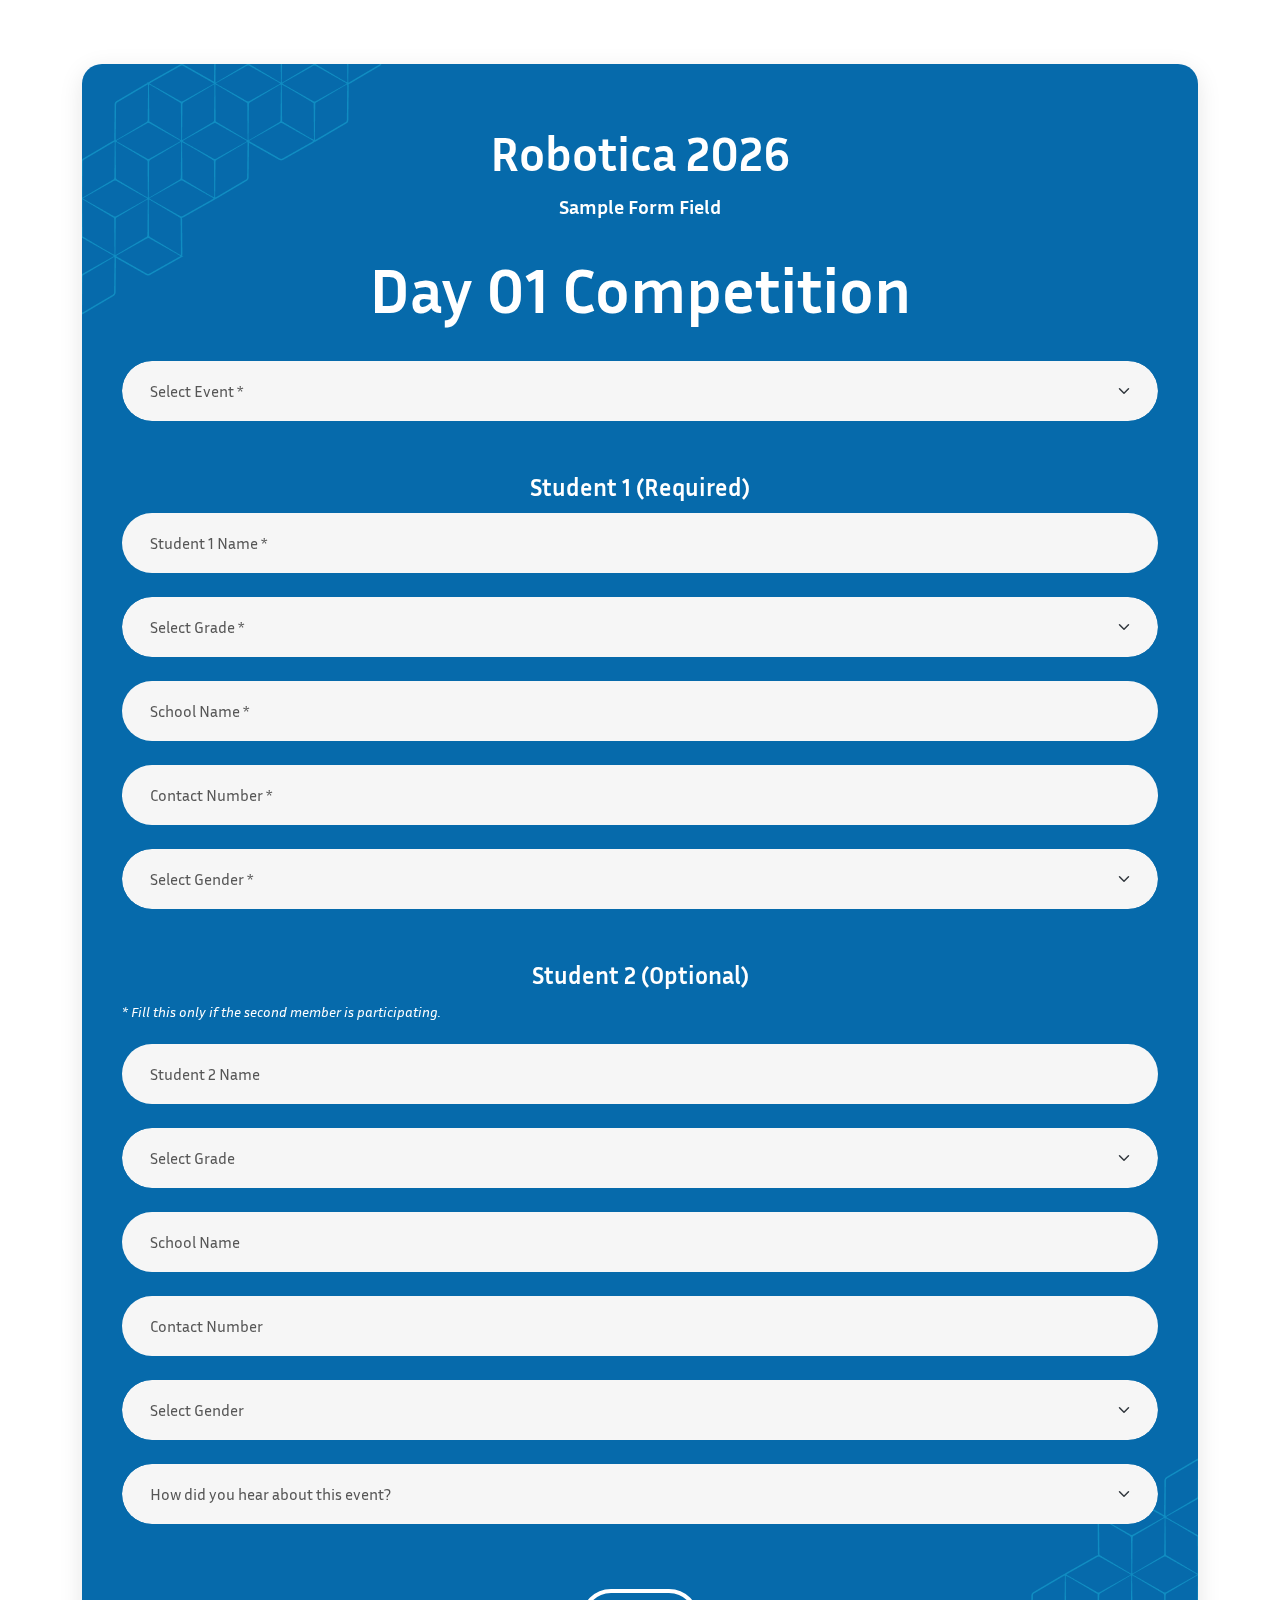
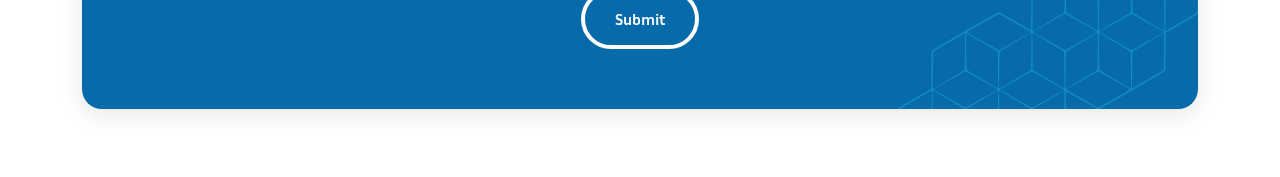
<file: day01.html>
<!doctype html>
<html class="no-js" lang="zxx">

<head>
  <meta charset="utf-8">
  <meta http-equiv="x-ua-compatible" content="ie=edge">
  <title>Day 01 Registration</title>
  <meta name="viewport" content="width=device-width, initial-scale=1, shrink-to-fit=no">

  <!-- Google Fonts -->
  <link href="https://fonts.googleapis.com/css2?family=Inria+Sans:wght@300;400;700&display=swap" rel="stylesheet">

  <!-- CSS Files -->
  <link rel="stylesheet" href="assets/css/bootstrap.min.css">
  <link rel="stylesheet" href="assets/css/fontawesome.min.css">
  <link rel="stylesheet" href="assets/css/magnific-popup.min.css">
  <link rel="stylesheet" href="assets/css/slick.min.css">
  <link rel="stylesheet" href="assets/css/style.css">

  <style>
    .required:after {
      content: " *";
      color: red;
    }

    .optional {
      color: #777;
      font-size: 14px;
      font-style: italic;
    }
  </style>
</head>

<body>
  <div class="preloader">
    <button class="vs-btn preloaderCls">Cancel Preloader</button>
    <div class="preloader-inner">
      <img src="assets/img/logo.svg" alt="logo">
      <span class="loader"></span>
    </div>
  </div>

  <div class="container py-5">
    <div class="col-lg-12">
      <form class="form-style1 ajax-contact mt-3" action="mail.php" method="post" enctype="multipart/form-data">
        <img src="assets/img/shapes/f-1-1.png" alt="form shape" class="shape-1">
        <img src="assets/img/shapes/f-1-2.png" alt="form shape" class="shape-2">
       <h3 class="title">Robotica 2026</h3>
        <span class="subtitle">Sample Form Field</span>
        <h1 class="hero-title">Day 01 Competition</h1>

        <div class="row gx-20">

          <!-- EVENT -->
          <div class="col-md-12 form-group">
            <select class="form-control" name="event" id="event" required>
              <option value="">Select Event *</option>
              <option value="Working Model">Working Model</option>
              <option value="Robo Race">Robo Race</option>
              <option value="Robo Sumo">Robo Sumo</option>
              <option value="Drone Race">Drone Race</option>
            </select>
          </div>

        

          <!-- ===== STUDENT 1 ===== -->
          <h5 class="mt-4 mb-2 text-white">Student 1 (Required)</h5>

          <div class="col-md-12 form-group">
            <input class="form-control" type="text" name="student1_name" placeholder="Student 1 Name *" required>
          </div>


          <div class="col-md-12 form-group">
            <select class="form-control" name="student1_grade" required>
              <option value="">Select Grade *</option>
              <option value="5">5th Grade</option>
              <option value="6">6th Grade</option>
              <option value="7">7th Grade</option>
              <option value="8">8th Grade</option>
              <option value="9">9th Grade</option>
              <option value="10">10th Grade</option>
              <option value="11">11th Grade</option>
              <option value="12">12th Grade</option>
            </select>
          </div>

          <div class="col-md-12 form-group">
            <input class="form-control" type="text" name="student1_school" placeholder="School Name *" required>
          </div>

          <div class="col-md-12 form-group">
            <input class="form-control" type="tel" name="student1_contact" placeholder="Contact Number *" required>
          </div>

          <div class="col-md-12 form-group">
            <select class="form-control" name="student1_gender" required>
              <option value="">Select Gender *</option>
              <option value="Male">Male</option>
              <option value="Female">Female</option>
            </select>
          </div>

        

          <!-- ===== STUDENT 2 ===== -->
          <h5 class="mt-4 mb-2 text-white">Student 2 (Optional)</h5>
          <p class="optional text-white">* Fill this only if the second member is participating.</p>

          <div class="col-md-12 form-group">
            <input class="form-control" type="text" name="student2_name" placeholder="Student 2 Name">
          </div>

         

          <div class="col-md-12 form-group">
            <select class="form-control" name="student2_grade">
              <option value="">Select Grade</option>
              <option value="5">5th Grade</option>
              <option value="6">6th Grade</option>
              <option value="7">7th Grade</option>
              <option value="8">8th Grade</option>
              <option value="9">9th Grade</option>
              <option value="10">10th Grade</option>
              <option value="11">11th Grade</option>
              <option value="12">12th Grade</option>
            </select>
          </div>

          <div class="col-md-12 form-group">
            <input class="form-control" type="text" name="student2_school" placeholder="School Name">
          </div>

          <div class="col-md-12 form-group">
            <input class="form-control" type="tel" name="student2_contact" placeholder="Contact Number">
          </div>

          <div class="col-md-12 form-group">
            <select class="form-control" name="student2_gender">
              <option value="">Select Gender</option>
              <option value="Male">Male</option>
              <option value="Female">Female</option>
            </select>
          </div>

       
   <!-- HOW DID YOU HEAR ABOUT THIS EVENT -->
              <div class="col-md-12 form-group">
                <select class="form-control" name="source" id="source">
                  <option value="">How did you hear about this event?</option>
                  <option value="Friends">Friends</option>
                  <option value="Instagram">Instagram</option>
                  <option value="Facebook">Facebook</option>
                  <option value="Poster">Poster</option>
                  <option value="School Notice">School Notice</option>
                  <option value="Website">Website</option>
                  <option value="Other">Other</option>
                </select>
              </div>
         

          <!-- SUBMIT -->
          <div class="col-md-12 form-group mt-3">
            <button class="vs-btn style2" type="submit">Submit</button>
          </div>

        </div>
      </form>
      <p class="form-messages mb-0 mt-3"></p>
    </div>
  </div>

  <!-- JS Files -->
  <script src="assets/js/vendor/jquery-3.6.0.min.js"></script>
  <script src="assets/js/bootstrap.min.js"></script>
  <script src="assets/js/main.js"></script>
</body>
</html>
</file>
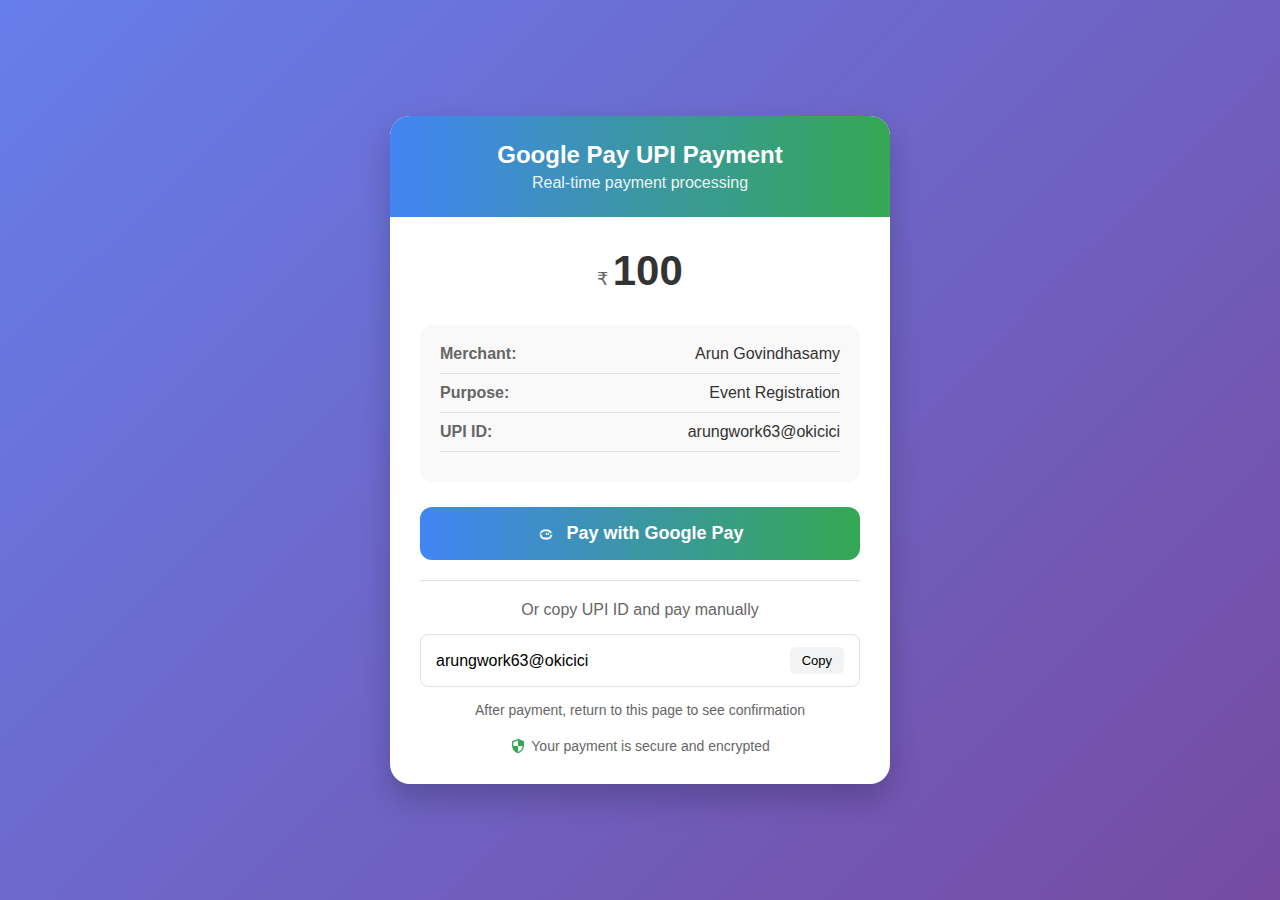
<file: test.html>
<!DOCTYPE html>
<html lang="en">
<head>
  <meta charset="UTF-8">
  <meta name="viewport" content="width=device-width, initial-scale=1.0">
  <title>Real Google Pay UPI Payment</title>
  <style>
    * {
      margin: 0;
      padding: 0;
      box-sizing: border-box;
      font-family: 'Segoe UI', Tahoma, Geneva, Verdana, sans-serif;
    }
    
    body {
      background: linear-gradient(135deg, #667eea 0%, #764ba2 100%);
      min-height: 100vh;
      display: flex;
      justify-content: center;
      align-items: center;
      padding: 20px;
    }
    
    .container {
      max-width: 500px;
      width: 100%;
    }
    
    .payment-card {
      background-color: white;
      border-radius: 20px;
      box-shadow: 0 15px 30px rgba(0, 0, 0, 0.2);
      overflow: hidden;
    }
    
    .payment-header {
      background: linear-gradient(to right, #4285f4, #34a853);
      color: white;
      padding: 25px;
      text-align: center;
    }
    
    .payment-header h1 {
      font-size: 24px;
      margin-bottom: 5px;
    }
    
    .payment-header p {
      opacity: 0.9;
    }
    
    .payment-body {
      padding: 30px;
    }
    
    .payment-amount {
      text-align: center;
      margin-bottom: 30px;
    }
    
    .amount {
      font-size: 42px;
      font-weight: bold;
      color: #333;
    }
    
    .currency {
      font-size: 18px;
      color: #666;
    }
    
    .payment-info {
      background-color: #f9f9f9;
      padding: 20px;
      border-radius: 12px;
      margin-bottom: 25px;
    }
    
    .info-row {
      display: flex;
      justify-content: space-between;
      margin-bottom: 10px;
      padding-bottom: 10px;
      border-bottom: 1px solid #e0e0e0;
    }
    
    .info-label {
      font-weight: 600;
      color: #666;
    }
    
    .info-value {
      color: #333;
    }
    
    .gpay-button {
      width: 100%;
      padding: 16px;
      border: none;
      border-radius: 12px;
      background: linear-gradient(to right, #4285f4, #34a853);
      color: white;
      font-size: 18px;
      font-weight: 600;
      cursor: pointer;
      transition: transform 0.2s, box-shadow 0.2s;
      display: flex;
      align-items: center;
      justify-content: center;
      gap: 10px;
      margin-bottom: 15px;
    }
    
    .gpay-button:hover {
      transform: translateY(-2px);
      box-shadow: 0 5px 15px rgba(66, 133, 244, 0.4);
    }
    
    .gpay-button:active {
      transform: translateY(0);
    }
    
    .gpay-button:disabled {
      opacity: 0.6;
      cursor: not-allowed;
      transform: none;
    }
    
    .manual-upi {
      text-align: center;
      margin-top: 20px;
      padding-top: 20px;
      border-top: 1px solid #e0e0e0;
    }
    
    .upi-id {
      background-color: white;
      padding: 12px 15px;
      border-radius: 8px;
      border: 1px solid #e0e0e0;
      font-size: 16px;
      display: flex;
      justify-content: space-between;
      align-items: center;
      margin-bottom: 15px;
    }
    
    .copy-btn {
      background-color: #f1f3f4;
      border: none;
      padding: 6px 12px;
      border-radius: 6px;
      cursor: pointer;
      font-size: 13px;
      transition: background-color 0.2s;
    }
    
    .copy-btn:hover {
      background-color: #e0e0e0;
    }
    
    .secure-notice {
      text-align: center;
      margin-top: 20px;
      color: #666;
      font-size: 14px;
      display: flex;
      align-items: center;
      justify-content: center;
      gap: 5px;
    }
    
    .status-message {
      padding: 15px;
      border-radius: 8px;
      margin-top: 20px;
      text-align: center;
      display: none;
    }
    
    .success {
      background-color: #d4edda;
      color: #155724;
      border: 1px solid #c3e6cb;
    }
    
    .error {
      background-color: #f8d7da;
      color: #721c24;
      border: 1px solid #f5c6cb;
    }
    
    .info {
      background-color: #cce7ff;
      color: #004085;
      border: 1px solid #b3d7ff;
    }
    
    .warning {
      background-color: #fff3cd;
      color: #856404;
      border: 1px solid #ffeaa7;
    }
    
    .transaction-details {
      background-color: #f0f8ff;
      padding: 15px;
      border-radius: 8px;
      margin-top: 20px;
      display: none;
    }
    
    .transaction-id {
      font-weight: bold;
      color: #4285f4;
      word-break: break-all;
      font-size: 16px;
    }
    
    .loading {
      display: inline-block;
      width: 20px;
      height: 20px;
      border: 3px solid rgba(255,255,255,.3);
      border-radius: 50%;
      border-top-color: #fff;
      animation: spin 1s ease-in-out infinite;
    }
    
    @keyframes spin {
      to { transform: rotate(360deg); }
    }
    
    .polling-status {
      font-size: 14px;
      color: #666;
      margin-top: 10px;
      text-align: center;
    }
    
    @media (max-width: 480px) {
      .payment-body {
        padding: 20px;
      }
      
      .amount {
        font-size: 36px;
      }
    }
  </style>
</head>
<body>
  <div class="container">
    <div class="payment-card">
      <div class="payment-header">
        <h1>Google Pay UPI Payment</h1>
        <p>Real-time payment processing</p>
      </div>
      
      <div class="payment-body">
        <div class="payment-amount">
          <span class="currency">₹</span>
          <span class="amount">100</span>
        </div>
        
        <div class="payment-info">
          <div class="info-row">
            <span class="info-label">Merchant:</span>
            <span class="info-value">Arun Govindhasamy</span>
          </div>
          <div class="info-row">
            <span class="info-label">Purpose:</span>
            <span class="info-value">Event Registration</span>
          </div>
          <div class="info-row">
            <span class="info-label">UPI ID:</span>
            <span class="info-value">arungwork63@okicici</span>
          </div>
        </div>
        
        <button id="gpay-button" class="gpay-button">
          <svg width="20" height="20" viewBox="0 0 24 24">
            <path fill="white" d="M5.62 10.639h1.68v2.53H5.62v-2.53zm13.35 2.53h-1.68v-2.53h1.68v2.53zm-4.93-2.53h1.68v2.53h-1.68v-2.53zm-2.37 0h1.68v2.53h-1.68v-2.53zM4.5 12.5c0 3.31 2.69 6 6 6h3v-2.25h-3c-2.07 0-3.75-1.68-3.75-3.75 0-2.07 1.68-3.75 3.75-3.75h3V6.5h-3c-3.31 0-6 2.69-6 6zm15 0c0-3.31-2.69-6-6-6h-3v2.25h3c2.07 0 3.75 1.68 3.75 3.75 0 2.07-1.68 3.75-3.75 3.75h-3V18.5h3c3.31 0 6-2.69 6-6z"/>
          </svg>
          Pay with Google Pay
        </button>
        
        <div id="polling-status" class="polling-status" style="display: none;">
          <span class="loading"></span> Waiting for payment confirmation...
        </div>
        
        <div class="manual-upi">
          <p style="margin-bottom: 15px; color: #666;">Or copy UPI ID and pay manually</p>
          <div class="upi-id">
            <span id="upi-id-text">arungwork63@okicici</span>
            <button class="copy-btn" id="copy-upi">Copy</button>
          </div>
          <p style="font-size: 14px; color: #666; margin-top: 10px;">
            After payment, return to this page to see confirmation
          </p>
        </div>
        
        <div id="transaction-details" class="transaction-details">
          <h3 style="margin-bottom: 10px; color: #333;">Payment Successful!</h3>
          <p style="margin-bottom: 10px;">Transaction ID:</p>
          <p class="transaction-id" id="transaction-id">Loading...</p>
          <p style="margin-top: 10px; font-size: 14px; color: #666;">
            Payment verified and confirmed. Thank you for your payment!
          </p>
        </div>
        
        <div id="status-message" class="status-message"></div>
        
        <div class="secure-notice">
          <svg width="16" height="16" viewBox="0 0 24 24" fill="#34a853">
            <path d="M12 1L3 5v6c0 5.55 3.84 10.74 9 12 5.16-1.26 9-6.45 9-12V5l-9-4zm0 10.99h7c-.53 4.12-3.28 7.79-7 8.94V12H5V6.3l7-3.11v8.8z"/>
          </svg>
          Your payment is secure and encrypted
        </div>
      </div>
    </div>
  </div>

  <script>
    document.addEventListener('DOMContentLoaded', function() {
      const gpayButton = document.getElementById('gpay-button');
      const copyUpiBtn = document.getElementById('copy-upi');
      const upiIdText = document.getElementById('upi-id-text');
      const statusMessage = document.getElementById('status-message');
      const transactionDetails = document.getElementById('transaction-details');
      const transactionIdElement = document.getElementById('transaction-id');
      const pollingStatus = document.getElementById('polling-status');
      
      let paymentInterval;
      let paymentAttempts = 0;
      const maxPaymentAttempts = 30; // 5 minutes (10-second intervals)
      
      // Copy UPI ID
      copyUpiBtn.addEventListener('click', function() {
        navigator.clipboard.writeText(upiIdText.textContent)
          .then(() => {
            copyUpiBtn.textContent = 'Copied!';
            setTimeout(() => {
              copyUpiBtn.textContent = 'Copy';
            }, 2000);
          })
          .catch(err => {
            console.error('Failed to copy UPI ID: ', err);
            showStatus('Failed to copy UPI ID. Please copy manually.', 'error');
          });
      });
      
      // Google Pay button click
      gpayButton.addEventListener('click', function() {
        initiateRealPayment();
      });
      
      // Initialize real payment process
      function initiateRealPayment() {
        // Disable button to prevent multiple clicks
        gpayButton.disabled = true;
        gpayButton.innerHTML = '<span class="loading"></span> Opening Google Pay...';
        
        // Generate a unique reference ID
        const referenceId = generateReferenceId();
        
        // Store reference in localStorage for verification
        localStorage.setItem('paymentReference', referenceId);
        localStorage.setItem('paymentTimestamp', Date.now().toString());
        
        // Create UPI payment link
        const upiLink = createUPILink(referenceId);
        
        showStatus('Opening Google Pay... Complete your payment in the app.', 'info');
        
        // Open Google Pay
        setTimeout(() => {
          window.location.href = upiLink;
        }, 1000);
        
        // Start polling for payment status
        setTimeout(() => {
          startPaymentPolling(referenceId);
        }, 3000);
      }
      
      // Generate unique reference ID
      function generateReferenceId() {
        const timestamp = Date.now().toString(36);
        const random = Math.random().toString(36).substr(2, 8);
        return `REF${timestamp}${random}`.toUpperCase();
      }
      
      // Create UPI payment link
      function createUPILink(referenceId) {
        const params = {
          pa: 'arungwork63@okicici',     // Payee address
          pn: 'Arun Govindhasamy',       // Payee name
          am: '100',                     // Amount
          cu: 'INR',                     // Currency
          tn: 'Event Registration',      // Transaction note
          tr: referenceId,               // Transaction reference ID
          url: window.location.href      // Return URL (for some UPI apps)
        };
        
        const queryString = Object.keys(params)
          .map(key => `${key}=${encodeURIComponent(params[key])}`)
          .join('&');
        
        return `upi://pay?${queryString}`;
      }
      
      // Start polling for payment status
      function startPaymentPolling(referenceId) {
        paymentAttempts = 0;
        pollingStatus.style.display = 'block';
        
        paymentInterval = setInterval(() => {
          checkPaymentStatus(referenceId);
        }, 10000); // Check every 10 seconds
        
        // Initial check
        checkPaymentStatus(referenceId);
      }
      
      // Check payment status with backend
      async function checkPaymentStatus(referenceId) {
        paymentAttempts++;
        
        if (paymentAttempts > maxPaymentAttempts) {
          clearInterval(paymentInterval);
          showStatus('Payment timeout. Please try again.', 'error');
          resetPaymentButton();
          return;
        }
        
        pollingStatus.innerHTML = `<span class="loading"></span> Checking payment status... (${paymentAttempts}/${maxPaymentAttempts})`;
        
        try {
          // In a real implementation, this would be an API call to your backend
          // For demo purposes, we'll simulate checking with a mock API
          const paymentStatus = await mockPaymentAPI(referenceId);
          
          if (paymentStatus.success) {
            // Payment successful
            clearInterval(paymentInterval);
            completeRealPayment(paymentStatus.transactionId, referenceId);
          } else {
            // Payment still pending
            console.log('Payment pending...');
          }
        } catch (error) {
          console.error('Error checking payment status:', error);
          if (paymentAttempts === maxPaymentAttempts) {
            showStatus('Unable to verify payment. Please contact support.', 'error');
            resetPaymentButton();
          }
        }
      }
      
      // Mock payment API (Replace with real API call)
      async function mockPaymentAPI(referenceId) {
        // Simulate API delay
        await new Promise(resolve => setTimeout(resolve, 1000));
        
        // In a real implementation, this would:
        // 1. Call your backend API
        // 2. Your backend would check with payment gateway
        // 3. Return actual payment status
        
        // For demo, we'll simulate random success after a few attempts
        if (paymentAttempts >= 3 && Math.random() > 0.5) {
          // Generate realistic UPI transaction ID
          const upiTransactionId = generateUPITransactionId();
          return {
            success: true,
            transactionId: upiTransactionId,
            referenceId: referenceId,
            amount: 100,
            timestamp: new Date().toISOString()
          };
        }
        
        return { success: false };
      }
      
      // Generate realistic UPI transaction ID
      function generateUPITransactionId() {
        const bankCode = 'ICICI';
        const timestamp = Date.now().toString().slice(-12);
        const random = Math.random().toString(36).substr(2, 6).toUpperCase();
        return `${bankCode}${timestamp}${random}`;
      }
      
      // Complete payment process
      function completeRealPayment(transactionId, referenceId) {
        // Show success message
        showStatus('Payment received successfully!', 'success');
        
        // Display transaction details
        transactionIdElement.textContent = transactionId;
        transactionDetails.style.display = 'block';
        
        // Hide polling status
        pollingStatus.style.display = 'none';
        
        // Store successful transaction
        localStorage.setItem('lastTransactionId', transactionId);
        localStorage.setItem('lastPaymentTime', new Date().toISOString());
        
        // Clear payment reference
        localStorage.removeItem('paymentReference');
        localStorage.removeItem('paymentTimestamp');
        
        // In a real implementation, you would:
        // 1. Update your database
        // 2. Send confirmation email
        // 3. Update order status
        
        console.log('Real payment completed:', {
          transactionId: transactionId,
          referenceId: referenceId,
          amount: 100,
          timestamp: new Date().toISOString()
        });
      }
      
      // Reset payment button
      function resetPaymentButton() {
        gpayButton.disabled = false;
        gpayButton.innerHTML = `
          <svg width="20" height="20" viewBox="0 0 24 24">
            <path fill="white" d="M5.62 10.639h1.68v2.53H5.62v-2.53zm13.35 2.53h-1.68v-2.53h1.68v2.53zm-4.93-2.53h1.68v2.53h-1.68v-2.53zm-2.37 0h1.68v2.53h-1.68v-2.53zM4.5 12.5c0 3.31 2.69 6 6 6h3v-2.25h-3c-2.07 0-3.75-1.68-3.75-3.75 0-2.07 1.68-3.75 3.75-3.75h3V6.5h-3c-3.31 0-6 2.69-6 6zm15 0c0-3.31-2.69-6-6-6h-3v2.25h3c2.07 0 3.75 1.68 3.75 3.75 0 2.07-1.68 3.75-3.75 3.75h-3V18.5h3c3.31 0 6-2.69 6-6z"/>
          </svg>
          Pay with Google Pay
        `;
        pollingStatus.style.display = 'none';
      }
      
      // Check for pending payments on page load
      function checkPendingPayments() {
        const pendingReference = localStorage.getItem('paymentReference');
        const paymentTime = localStorage.getItem('paymentTimestamp');
        
        if (pendingReference && paymentTime) {
          const timeDiff = Date.now() - parseInt(paymentTime);
          const minutesDiff = Math.floor(timeDiff / (1000 * 60));
          
          if (minutesDiff < 10) { // Check if payment attempt was within last 10 minutes
            showStatus('Resuming payment verification...', 'info');
            gpayButton.disabled = true;
            gpayButton.innerHTML = '<span class="loading"></span> Verifying payment...';
            startPaymentPolling(pendingReference);
          } else {
            // Clear old payment attempt
            localStorage.removeItem('paymentReference');
            localStorage.removeItem('paymentTimestamp');
          }
        }
        
        // Show last successful transaction if exists
        const lastTransactionId = localStorage.getItem('lastTransactionId');
        if (lastTransactionId) {
          transactionIdElement.textContent = lastTransactionId;
          transactionDetails.style.display = 'block';
        }
      }
      
      // Show status message
      function showStatus(message, type) {
        statusMessage.textContent = message;
        statusMessage.className = 'status-message';
        statusMessage.classList.add(type);
        statusMessage.style.display = 'block';
        
        // Auto-hide info messages after 8 seconds
        if (type === 'info') {
          setTimeout(() => {
            if (statusMessage.textContent === message) {
              statusMessage.style.display = 'none';
            }
          }, 8000);
        }
      }
      
      // Initialize
      checkPendingPayments();
    });
  </script>
</body>
</html>
</file>
<file: assets/css/style.css>
/*
Template Name: Eventino
Template URL: https://html.vecuro.com/Eventino
Description: Eventino - IT Solution & Service HTML Template
Author: vecuro
Author URI: https://themeforest.net/user/vecuro_themes
Version: 1.0.0
*/
/*=================================
    CSS Index Here
==================================*/
/*

01. Theme Base
    1.1. Mixin
    1.2. Function
    1.3. Variable
    1.4. Typography
    1.5. Extend
    1.7. Wordpress Default
02. Reset
    2.1. Container
    2.2. Grid
    2.3. Input
    2.4. Slick Slider
    2.5. Mobile Menu
03. Utilities
    3.1. Preloader
    3.2. Buttons
    3.3. Titles
    3.4. Common
    3.6. Font
    3.7. Background
    3.8. Text Color
    3.9. Overlay
    3.10. Animation
04. Template Style
    4.1. Widget
    4.2. Header
    4.3. Footer
    4.4. Breadcumb
    4.5. Pagination
    4.6. Blog
    4.7. Comments
    4.8. Hero Area
    4.9. Error    
    4.10. Feature
    4.11. About
    4.12. Service
    4.13. Counter
    4.14. Team
    4.15. Process
    4.16. Accordion
    4.17. Simple Sections
    4.18. Testimonial
    4.19. Popup Side Menu
    4.20. Price Plan
    4.21. Forms Style
    4.22. Projects
    4.23. Contact
    4.24. Event
    4.25. CTA
    4.26. Video
    4.27. Gallery
    4.28. Newsletter
05. Spacing
06. Color Plate

*/
/*=================================
    CSS Index End
==================================*/
/*=================================
   01. Theme Base
==================================*/
/*------------------- 1.1. Mixin -------------------*/
/*------------------- 1.2. Function -------------------*/
/*------------------- 1.3. Variable-------------------*/
:root {
  --theme-color: #066aab;
  --sec-color: #000000;
  --title-color: #272e39;
  --body-color: #565656;
  --smoke-color: #f6f6f6;
  --secondary-color: #eef2fb;
  --border-color: #ececec;
  --black-color: #000000;
  --white-color: #ffffff;
  --yellow-color: #fec624;
  --success-color: #28a745;
  --error-color: #dc3545;
  --border-color: #e0e0e0;
  --title-font: "Inria Sans", sans-serif;
  --body-font: "Inria Sans", sans-serif;
  --icon-font: "Font Awesome 5 Pro";
  --main-container: 1320px;
  --container-gutters: 30px;
  --section-space: 120px;
  --section-space-mobile: 80px;
  --section-title-space: 80px;
  --ripple-ani-duration: 5s;
}

/*------------------- 1.5. Reset -------------------*/
html,
body {
  scroll-behavior: auto !important;
}
p {
  text-align: justify;
}
body {
  font-family: var(--body-font);
  font-size: 16px;
  font-weight: 400;
  color: var(--body-color);
  line-height: 26px;
  overflow-x: hidden;
  -webkit-font-smoothing: antialiased;
  /* Small devices */
}
@media (max-width: 767px) {
  body {
    font-size: 14px;
    line-height: 24px;
  }
}


.whatsapp-button {
    position: fixed;
    bottom: 20px;
    right: 20px;
    background-color: #066aab;
    color: white;
    padding: 15px;  /* Increase padding to ensure a larger clickable area */
    border-radius: 50%;
    font-size: 18px;
    display: flex;
    justify-content: center;  /* Center the content horizontally */
    align-items: center;  /* Center the content vertically */
    text-decoration: none;
    box-shadow: 0 4px 8px rgba(0, 0, 0, 0.2);
    z-index: 9999;
}

.whatsapp-button i {
    font-size: 40px;  /* Adjust the icon size to fit within the circle */
    color: white;
}



iframe {
  border: none;
  width: 100%;
}

.slick-slide:focus,
button:focus,
a:focus,
a:active,
input,
input:hover,
input:focus,
input:active,
textarea,
textarea:hover,
textarea:focus,
textarea:active {
  outline: none;
}

input:focus {
  outline: none;
  box-shadow: none;
}

img:not([draggable]),
embed,
object,
video {
  max-width: 100%;
  height: auto;
}

ul {
  list-style-type: disc;
}

ol {
  list-style-type: decimal;
}

table {
  margin: 0 0 1.5em;
  width: 100%;
  border-collapse: collapse;
  border-spacing: 0;
  border: 1px solid var(--border-color);
}

th {
  font-weight: 700;
  font-family: var(--title-font);
  color: var(--title-color);
}

td,
th {
  border: 1px solid var(--border-color);
  padding: 9px 12px;
}

a {
  color: var(--theme-color);
  text-decoration: none;
  outline: 0;
  transition: all ease 0.4s;
}
a:hover {
  color: var(--title-color);
}
a:active, a:focus, a:hover, a:visited {
  text-decoration: none;
  outline: 0;
}

button {
  transition: all ease 0.4s;
}

img {
  border: none;
  max-width: 100%;
}

ins {
  text-decoration: none;
}

pre {
  background: #f5f5f5;
  color: #666;
  font-size: 14px;
  margin: 20px 0;
  overflow: auto;
  padding: 20px;
  white-space: pre-wrap;
  word-wrap: break-word;
}

span.ajax-loader:empty,
p:empty {
  display: none;
}

p {
  margin: 0 0 20px 0;
  color: var(--body-color);
  line-height: 1.63;
  /* Small devices */
}
@media (max-width: 767px) {
  p {
    line-height: 1.73;
  }
}

h1 a,
h2 a,
h3 a,
h4 a,
h5 a,
h6 a,
p a,
span a {
  font-size: inherit;
  font-family: inherit;
  font-weight: inherit;
  line-height: inherit;
}

.h1,
h1,
.h2,
h2,
.h3,
h3,
.h4,
h4,
.h5,
h5,
.h6,
h6 {
  font-family: var(--title-font);
  color: var(--title-color);
  text-transform: none;
  font-weight: 700;
  line-height: 1.5;
  margin: 0 0 15px 0;
}

.h1,
h1 {
  font-size: 64px;
}

.h2,
h2 {
  font-size: 48px;
}

.h3,
h3 {
  font-size: 36px;
}

.h4,
h4 {
  font-size: 30px;
}

.h5,
h5 {
  font-size: 24px;
}

.h6,
h6 {
  font-size: 20px;
}

/* Large devices */
@media (max-width: 1199px) {
  .h1,
  h1 {
    font-size: 40px;
  }
  .h2,
  h2 {
    font-size: 36px;
  }
  .h3,
  h3 {
    font-size: 30px;
  }
  .h4,
  h4 {
    font-size: 24px;
  }
  .h5,
  h5 {
    font-size: 20px;
  }
  .h6,
  h6 {
    font-size: 16px;
  }
}
/* Small devices */
@media (max-width: 767px) {
  .h1,
  h1 {
    font-size: 36px;
  }
  .h2,
  h2 {
    font-size: 30px;
  }
  .h3,
  h3 {
    font-size: 26px;
  }
  .h4,
  h4 {
    font-size: 22px;
  }
  .h5,
  h5 {
    font-size: 18px;
  }
  .h6,
  h6 {
    font-size: 16px;
  }
}
/*------------------- 1.6. Responsive -------------------*/
/*-----------------
    3.2 Responsive Media Queries
-----------------*/
/**
@include respond-above(sm) {
  .element {
    font-weight: bold;
  }
}

@media (min-width: 768px) {
  .element {
    font-weight: bold;
  }
}
**/
/**
@include respond-below(lg) {
  .element {
    font-weight: bold;
  }
}
@media (max-width: 767px) {
  .element {
    font-weight: bold;
  }
}
**/
/**
@include respond-between(sm, md) {
  .element {
    font-weight: bold;
  }
}
@media (min-width: 768px) and (max-width: 991px) {
  .element {
    font-weight: bold;
  }
}
**/
/*------------------- 1.7. Wordpress Default -------------------*/
p.has-drop-cap {
  margin-bottom: 20px;
}

.page--item p:last-child .alignright {
  clear: right;
}

.blog-title,
.pagi-title,
.breadcumb-title {
  word-break: break-word;
}

.blocks-gallery-caption,
.wp-block-embed figcaption,
.wp-block-image figcaption {
  color: var(--body-color);
}

.bypostauthor,
.gallery-caption {
  display: block;
}

.page-links,
.clearfix {
  clear: both;
}

.page--item {
  margin-bottom: 30px;
}
.page--item p {
  line-height: 1.8;
}

.content-none-search {
  margin-top: 30px;
}

.wp-block-button.aligncenter {
  text-align: center;
}

.alignleft {
  display: inline;
  float: left;
  margin-bottom: 10px;
  margin-right: 1.5em;
}

.alignright {
  display: inline;
  float: right;
  margin-bottom: 10px;
  margin-left: 1.5em;
  margin-right: 1em;
}

.aligncenter {
  clear: both;
  display: block;
  margin-left: auto;
  margin-right: auto;
  max-width: 100%;
}

.gallery {
  margin-bottom: 1.5em;
  width: 100%;
}

.gallery-item {
  display: inline-block;
  text-align: center;
  vertical-align: top;
  width: 100%;
  padding: 0 5px;
}

.wp-block-columns {
  margin-bottom: 1em;
}

figure.gallery-item {
  margin-bottom: 10px;
  display: inline-block;
}

figure.wp-block-gallery {
  margin-bottom: 14px;
}

.gallery-columns-2 .gallery-item {
  max-width: 50%;
}

.gallery-columns-3 .gallery-item {
  max-width: 33.33%;
}

.gallery-columns-4 .gallery-item {
  max-width: 25%;
}

.gallery-columns-5 .gallery-item {
  max-width: 20%;
}

.gallery-columns-6 .gallery-item {
  max-width: 16.66%;
}

.gallery-columns-7 .gallery-item {
  max-width: 14.28%;
}

.gallery-columns-8 .gallery-item {
  max-width: 12.5%;
}

.gallery-columns-9 .gallery-item {
  max-width: 11.11%;
}

.gallery-caption {
  display: block;
  font-size: 12px;
  color: var(--body-color);
  line-height: 1.5;
  padding: 0.5em 0;
}

.wp-block-cover p:not(.has-text-color),
.wp-block-cover-image-text,
.wp-block-cover-text {
  color: var(--white-color);
}

.wp-block-cover {
  margin-bottom: 15px;
}

.wp-caption-text {
  text-align: center;
}

.wp-caption {
  margin-bottom: 1.5em;
  max-width: 100%;
}
.wp-caption .wp-caption-text {
  margin: 0.5em 0;
  font-size: 14px;
}

.wp-block-media-text,
.wp-block-media-text.alignwide,
figure.wp-block-gallery {
  margin-bottom: 30px;
}

.wp-block-media-text.alignwide {
  background-color: var(--smoke-color);
}

.editor-styles-wrapper .has-large-font-size,
.has-large-font-size {
  line-height: 1.4;
}

.wp-block-latest-comments a {
  color: inherit;
}

.wp-block-button {
  margin-bottom: 10px;
}
.wp-block-button:last-child {
  margin-bottom: 0;
}
.wp-block-button .wp-block-button__link {
  color: #fff;
}
.wp-block-button .wp-block-button__link:hover {
  color: #fff;
  background-color: var(--theme-color);
}
.wp-block-button.is-style-outline .wp-block-button__link {
  background-color: transparent;
  border-color: var(--title-color);
  color: var(--title-color);
}
.wp-block-button.is-style-outline .wp-block-button__link:hover {
  color: #fff;
  background-color: var(--theme-color);
  border-color: var(--theme-color);
}
.wp-block-button.is-style-squared .wp-block-button__link {
  border-radius: 0;
}

ol.wp-block-latest-comments li {
  margin: 15px 0;
}

ul.wp-block-latest-posts {
  padding: 0;
  margin: 0;
  margin-bottom: 15px;
}
ul.wp-block-latest-posts a {
  color: inherit;
}
ul.wp-block-latest-posts a:hover {
  color: var(--theme-color);
}
ul.wp-block-latest-posts li {
  margin: 15px 0;
}

.wp-block-search {
  display: flex;
  flex-wrap: wrap;
  margin-bottom: 30px;
}
.wp-block-search .wp-block-search__input {
  width: 100%;
  max-width: calc(100% - 120px);
  border: 1px solid rgba(0, 0, 0, 0.1);
  height: 50px;
  padding-left: 20px;
}
.wp-block-search .wp-block-search__button {
  margin: 0;
  width: 120px;
  border: none;
  height: 50px;
  color: #fff;
  background-color: var(--theme-color);
}
.wp-block-search .wp-block-search__button:hover {
  background-color: var(--title-color);
  opacity: 0.8;
}

ul.wp-block-rss a {
  color: inherit;
}

.wp-block-group.has-background {
  padding: 15px 15px 1px;
  margin-bottom: 30px;
}

.wp-block-table td,
.wp-block-table th {
  border-color: rgba(0, 0, 0, 0.1);
}

.wp-block-table.is-style-stripes {
  border: 1px solid rgba(0, 0, 0, 0.1);
  margin-bottom: 30px;
}

.logged-in .will-sticky .sticky-active.active,
.logged-in .preloader .vs-btn {
  top: 32px;
}
@media (max-width: 782px) {
  .logged-in .will-sticky .sticky-active.active,
  .logged-in .preloader .vs-btn {
    top: 46px;
  }
}
@media (max-width: 600px) {
  .logged-in .will-sticky .sticky-active.active,
  .logged-in .preloader .vs-btn {
    top: 0;
  }
}

.post-password-form .theme-input-group {
  display: flex;
  flex-wrap: wrap;
  margin-bottom: 30px;
  margin-top: 20px;
}
.post-password-form .theme-input-group .theme-input-style {
  width: 100%;
  max-width: calc(100% - 120px);
  border: 1px solid rgba(0, 0, 0, 0.1);
  height: 50px;
  padding-left: 20px;
}
.post-password-form .theme-input-group .submit-btn {
  margin: 0;
  width: 120px;
  border: none;
  height: 50px;
  color: #fff;
  background-color: var(--theme-color);
}
.post-password-form .theme-input-group .submit-btn:hover {
  background-color: var(--title-color);
  opacity: 0.8;
}

.page-links {
  clear: both;
  margin: 0 0 1.5em;
  padding-top: 1em;
}
.page-links > .page-links-title {
  margin-right: 10px;
}
.page-links > span:not(.page-links-title):not(.screen-reader-text),
.page-links > a {
  display: inline-block;
  padding: 5px 13px;
  background-color: var(--white-color);
  color: var(--title-color);
  border: 1px solid rgba(0, 0, 0, 0.08);
  margin-right: 10px;
}
.page-links > span:not(.page-links-title):not(.screen-reader-text):hover,
.page-links > a:hover {
  opacity: 0.8;
  color: var(--white-color);
  background-color: var(--theme-color);
  border-color: transparent;
}
.page-links > span:not(.page-links-title):not(.screen-reader-text).current,
.page-links > a.current {
  background-color: var(--theme-color);
  color: var(--white-color);
  border-color: transparent;
}
.page-links span.screen-reader-text {
  display: none;
}

.blog-single .wp-block-archives-dropdown {
  margin-bottom: 30px;
}
.blog-single.format-quote, .blog-single.format-link, .blog-single.tag-sticky-2, .blog-single.sticky {
  border-color: transparent;
  position: relative;
}
.blog-single.format-quote .blog-content, .blog-single.format-link .blog-content, .blog-single.tag-sticky-2 .blog-content, .blog-single.sticky .blog-content {
  background-color: var(--smoke-color);
  padding: 40px;
  border: none;
}
.blog-single.format-quote .blog-content:before, .blog-single.format-link .blog-content:before, .blog-single.tag-sticky-2 .blog-content:before, .blog-single.sticky .blog-content:before {
  display: none;
}
.blog-single.format-quote:before, .blog-single.format-link:before, .blog-single.tag-sticky-2:before, .blog-single.sticky:before {
  content: "\f0c1";
  position: absolute;
  font-family: "Font Awesome 5 Pro";
  font-size: 5rem;
  opacity: 0.3;
  right: 15px;
  line-height: 1;
  top: 15px;
  color: var(--theme-color);
  z-index: 1;
}
.blog-single.tag-sticky-2::before, .blog-single.sticky::before {
  content: "Featured";
  right: 0;
  top: 0;
  font-size: 18px;
  color: var(--white-color);
  background-color: var(--theme-color);
  font-family: var(--title-font);
  opacity: 1;
  text-transform: capitalize;
  padding: 10px 23px;
  font-weight: 400;
}
.blog-single.format-quote:before {
  content: "\f10e";
}
.blog-single .blog-content .wp-block-categories-dropdown.wp-block-categories,
.blog-single .blog-content .wp-block-archives-dropdown {
  display: block;
  margin-bottom: 30px;
}

.blog-details .blog-single:before {
  display: none;
}
.blog-details .blog-single .blog-content {
  background-color: transparent;
  overflow: hidden;
}
.blog-details .blog-single.format-chat .blog-meta {
  margin-bottom: 20px;
}
.blog-details .blog-single.format-chat .blog-content > p:nth-child(2n) {
  background: var(--smoke-color);
  padding: 5px 20px;
}
.blog-details .blog-single.tag-sticky-2, .blog-details .blog-single.sticky, .blog-details .blog-single.format-quote, .blog-details .blog-single.format-link {
  box-shadow: none;
  border: none;
  background-color: transparent;
}
.blog-details .blog-single.tag-sticky-2:before, .blog-details .blog-single.sticky:before, .blog-details .blog-single.format-quote:before, .blog-details .blog-single.format-link:before {
  display: none;
}

.vs-search {
  background-color: #f3f3f3;
  margin-bottom: 30px;
  border: 1px solid #f3f3f3;
}
.vs-search .search-grid-content {
  padding: 30px;
  /* Small devices */
}
@media (max-width: 767px) {
  .vs-search .search-grid-content {
    padding: 20px;
  }
}
.vs-search .search-grid-title {
  font-size: 20px;
  margin-bottom: 5px;
  margin-top: -0.2em;
}
.vs-search .search-grid-title a {
  color: inherit;
}
.vs-search .search-grid-title a:hover {
  color: var(--theme-color);
}
.vs-search .search-grid-meta > * {
  display: inline-block;
  margin-right: 15px;
  font-size: 14px;
}
.vs-search .search-grid-meta > *:last-child {
  margin-right: 0;
}
.vs-search .search-grid-meta a,
.vs-search .search-grid-meta span {
  color: var(--body-color);
}

/* Large devices */
@media (max-width: 1199px) {
  .blog-single.format-quote:before, .blog-single.format-link:before, .blog-single.tag-sticky-2:before, .blog-single.sticky:before {
    font-size: 14px;
    padding: 8px 16px;
  }
  .blog-single.format-quote .blog-content, .blog-single.format-link .blog-content, .blog-single.tag-sticky-2 .blog-content, .blog-single.sticky .blog-content {
    padding: 30px;
  }
}
/* Small devices */
@media (max-width: 767px) {
  .blog-single.format-quote:before, .blog-single.format-link:before, .blog-single.tag-sticky-2:before, .blog-single.sticky:before {
    font-size: 14px;
    padding: 8px 16px;
  }
  .blog-single.format-quote .blog-content, .blog-single.format-link .blog-content, .blog-single.tag-sticky-2 .blog-content, .blog-single.sticky .blog-content {
    padding: 30px 15px;
  }
}
@media (max-width: 768px) {
  .wp-block-search .wp-block-search__input {
    max-width: 100%;
    margin-bottom: 20px;
  }
  .wp-block-latest-comments {
    padding-left: 10px;
  }
  .page--content.clearfix + .vs-comment-form {
    margin-top: 24px;
  }
}
/*=================================
    02. Reset
==================================*/
/*------------------- 2.1. Container -------------------*/
@media only screen and (min-width: 1300px) {
  .container-xxl,
  .container-xl,
  .container-lg,
  .container-md,
  .container-sm,
  .container {
    max-width: calc(var(--main-container) + var(--container-gutters));
    padding-left: calc(var(--container-gutters) / 2);
    padding-right: calc(var(--container-gutters) / 2);
  }
}
@media only screen and (max-width: 1600px) {
  .container-fluid.px-0 {
    padding-left: 15px !important;
    padding-right: 15px !important;
  }
  .container-fluid.px-0 .row {
    margin-left: 0 !important;
    margin-right: 0 !important;
  }
}
@media (min-width: 1399px) {
  .container-style2 {
    max-width: 1920px;
    overflow: hidden;
    padding-left: 0;
    padding-right: 0;
  }
}
.container-style3 {
  --main-container: 1445px;
}

@media (min-width: 1500px) and (max-width: 1921px) {
  .container-style1 {
    max-width: 1576px;
    overflow: hidden;
    margin-right: 0;
    padding-right: 0;
  }
}
/*------------------- 2.2. Grid -------------------*/
.slick-track > [class*=col] {
  flex-shrink: 0;
  width: 100%;
  max-width: 100%;
  padding-right: calc(var(--bs-gutter-x) / 2);
  padding-left: calc(var(--bs-gutter-x) / 2);
  margin-top: var(--bs-gutter-y);
}

@media (min-width: 767px) {
  .row:not([class*=gx-]) {
    --bs-gutter-x: 30px;
  }
}
.gy-gx {
  --bs-gutter-y: var(--bs-gutter-x);
}

.gy-30 {
  --bs-gutter-y: 30px;
}

.gx-15 {
  --bs-gutter-x: 15px;
}

@media (min-width: 1199px) {
  .gx-45 {
    --bs-gutter-x: 45px;
  }
  .gx-60 {
    --bs-gutter-x: 60px;
  }
  .gx-50 {
    --bs-gutter-x: 50px;
  }
  .gx-70 {
    --bs-gutter-x: 70px;
  }
  .gx-80 {
    --bs-gutter-x: 80px;
  }
}
@media (min-width: 1399px) {
  .gx-10 {
    --bs-gutter-x: 10px;
  }
  .gx-20 {
    --bs-gutter-x: 20px;
  }
  .gx-30 {
    --bs-gutter-x: 30px;
  }
  .gx-40 {
    --bs-gutter-x: 40px;
  }
}
/*------------------- 2.3. Input -------------------*/
select,
.form-control,
.form-select,
textarea,
input {
  height: 50px;
  padding: 0 30px 0 28px;
  padding-right: 45px;
  border: 1px solid #e0e0e0;
  color: var(--body-color);
  background-color: var(--white-color);
  border-radius: 9999px;
  border-radius: 0;
  font-size: 14px;
  width: 100%;
}
select:focus,
.form-control:focus,
.form-select:focus,
textarea:focus,
input:focus {
  outline: 0;
  box-shadow: none;
  background-color: var(--white-color);
}
select::-moz-placeholder,
.form-control::-moz-placeholder,
.form-select::-moz-placeholder,
textarea::-moz-placeholder,
input::-moz-placeholder {
  color: var(--body-color);
}
select::-moz-placeholder, .form-control::-moz-placeholder, .form-select::-moz-placeholder, textarea::-moz-placeholder, input::-moz-placeholder {
  color: var(--body-color);
}
select::placeholder,
.form-control::placeholder,
.form-select::placeholder,
textarea::placeholder,
input::placeholder {
  color: var(--body-color);
}
select.form-control-lg,
.form-control.form-control-lg,
.form-select.form-control-lg,
textarea.form-control-lg,
input.form-control-lg {
  height: 60px;
}
select.form-control-sm,
.form-control.form-control-sm,
.form-select.form-control-sm,
textarea.form-control-sm,
input.form-control-sm {
  height: 40px;
  font-size: 12px;
}
select[readonly],
.form-control[readonly],
.form-select[readonly],
textarea[readonly],
input[readonly] {
  color: var(--title-color);
}

.form-select,
select {
  display: block;
  width: 100%;
  line-height: 1.5;
  vertical-align: middle;
  background-image: url("data:image/svg+xml;charset=utf-8,%3Csvg xmlns='http://www.w3.org/2000/svg' viewBox='0 0 16 16'%3E%3Cpath fill='none' stroke='%23343a40' stroke-linecap='round' stroke-linejoin='round' stroke-width='2' d='M2 5l6 6 6-6'/%3E%3C/svg%3E");
  background-position: right 26px center;
  background-repeat: no-repeat;
  background-size: 16px 12px;
  -webkit-appearance: none;
  -moz-appearance: none;
  appearance: none;
  cursor: pointer;
}

input::-webkit-outer-spin-button,
input::-webkit-inner-spin-button {
  -webkit-appearance: none;
  margin: 0;
}

/* Firefox */
input[type=number] {
  -moz-appearance: textfield;
}

textarea.form-control,
textarea {
  min-height: 150px;
  padding-top: 16px;
  padding-bottom: 17px;
  border-radius: 0;
}

input[type=checkbox] {
  visibility: hidden;
  opacity: 0;
  display: inline-block;
  vertical-align: middle;
  width: 0;
  height: 0;
  display: none;
}
input[type=checkbox]:checked ~ label:before {
  content: "\f00c";
  color: var(--white-color);
  background-color: var(--theme-color);
  border-color: var(--theme-color);
}
input[type=checkbox] ~ label {
  position: relative;
  padding-left: 30px;
  cursor: pointer;
  display: block;
}
input[type=checkbox] ~ label:before {
  content: "";
  font-family: var(--icon-font);
  font-weight: 700;
  position: absolute;
  left: 0px;
  top: 3.5px;
  background-color: var(--white-color);
  border: 1px solid var(--border-color);
  height: 18px;
  width: 18px;
  line-height: 18px;
  text-align: center;
  font-size: 12px;
}

input[type=radio] {
  visibility: hidden;
  opacity: 0;
  display: inline-block;
  vertical-align: middle;
  width: 0;
  height: 0;
  display: none;
}
input[type=radio] ~ label {
  position: relative;
  padding-left: 30px;
  cursor: pointer;
  line-height: 1;
  display: inline-block;
  font-weight: 600;
  margin-bottom: 0;
}
input[type=radio] ~ label::before {
  content: "\f111";
  position: absolute;
  font-family: var(--icon-font);
  left: 0;
  top: -2px;
  width: 20px;
  height: 20px;
  padding-left: 0.5px;
  font-size: 0.6em;
  line-height: 19px;
  text-align: center;
  border: 1px solid var(--theme-color);
  border-radius: 100%;
  font-weight: 700;
  background: var(--white-color);
  color: transparent;
  transition: all 0.2s ease;
}
input[type=radio]:checked ~ label::before {
  border-color: var(--theme-color);
  background-color: var(--theme-color);
  color: var(--white-color);
}

label {
  margin-bottom: 0.5em;
  margin-top: -0.3em;
  display: block;
  color: var(--title-color);
  font-family: var(--body-font);
  font-size: 16px;
}

.form-group {
  margin-bottom: var(--bs-gutter-x);
  position: relative;
}
@media (max-width: 991px) {
  .form-group {
    width: 100%;
  }
}
.form-group > i {
  position: absolute;
  right: calc(var(--bs-gutter-x) / 2 + 30px);
  top: 18px;
  font-size: 14px;
  color: #a0abb4;
}
.form-group.has-label > i {
  top: 45px;
}

textarea.is-invalid,
select.is-invalid,
input.is-invalid,
.was-validated input:invalid {
  border: 1px solid var(--error-color) !important;
  background-position: right calc(0.375em + 0.8875rem) center;
  background-image: none;
}
textarea.is-invalid:focus,
select.is-invalid:focus,
input.is-invalid:focus,
.was-validated input:invalid:focus {
  outline: 0;
  box-shadow: none;
}

textarea.is-invalid {
  background-position: top calc(0.375em + 0.5875rem) right calc(0.375em + 0.8875rem);
}

.row.no-gutters > .form-group {
  margin-bottom: 0;
}

.form-messages {
  display: none;
}
.form-messages.mb-0 * {
  margin-bottom: 0;
}
.form-messages.success {
  color: var(--success-color);
  display: block;
}
.form-messages.error {
  color: var(--error-color);
  display: block;
}
.form-messages pre {
  padding: 0;
  background-color: transparent;
  color: inherit;
}

/*------------------- 2.4. Slick Slider -------------------*/
.slick-track > [class*=col] {
  flex-shrink: 0;
  width: 100%;
  max-width: 100%;
  padding-right: calc(var(--bs-gutter-x) / 2);
  padding-left: calc(var(--bs-gutter-x) / 2);
  margin-top: var(--bs-gutter-y);
}

.slick-track {
  min-width: 100%;
}

.slick-slide img {
  display: inline-block;
}

.slick-dots {
  list-style-type: none;
  padding: 2px 0;
  margin: 38px 0 38px 0;
  line-height: 0;
  text-align: center;
  height: -moz-max-content;
  height: max-content;
}
.slick-dots li {
  display: inline-block;
  margin-right: 25px;
}
.slick-dots li:last-child {
  margin-right: 0;
}
.slick-dots button {
  font-size: 0;
  padding: 0;
  background-color: transparent;
  width: 8px;
  height: 8px;
  line-height: 0;
  border-radius: 9999px;
  border: none;
  background-color: var(--dots-bg, #d8d8d8);
  transition: all ease 0.4s;
  position: relative;
}
.slick-dots button:hover {
  border-color: var(--theme-color);
}
.slick-dots button:before {
  content: "";
  position: absolute;
  left: 50%;
  top: 50%;
  width: 30px;
  height: 30px;
  margin: -15px 0 0 -15px;
  border: 2px solid var(--theme-color);
  border-radius: 50%;
  transition: all ease 0.4s;
  opacity: 0;
  visibility: hidden;
}
.slick-dots .slick-active button {
  background-color: var(--theme-color);
}
.slick-dots .slick-active button::before {
  opacity: 1;
  visibility: visible;
}

.slick-arrow {
  display: inline-block;
  padding: 0;
  background-color: var(--white-color);
  position: absolute;
  top: 50%;
  border: 1px solid var(--smoke-color);
  left: var(--pos-x, -100px);
  width: var(--icon-size, 50px);
  height: var(--icon-size, 50px);
  font-size: var(--icon-font-size, 18px);
  margin-top: calc(var(--icon-size, 50px) / -2);
  z-index: 2;
  border-radius: 50%;
}
.slick-arrow.default {
  position: relative;
  --pos-x: 0;
  margin-top: 0;
}
.slick-arrow.slick-next {
  right: var(--pos-x, -100px);
  left: auto;
}
.slick-arrow:hover {
  background-color: var(--theme-color);
  color: var(--white-color);
  border-color: transparent;
}

.arrow-margin .slick-arrow {
  top: calc(50% - 30px);
}

.arrow-wrap .slick-arrow {
  opacity: 0;
  visibility: hidden;
}
.arrow-wrap:hover .slick-arrow {
  opacity: 1;
  visibility: visible;
}

.dot-style2 .slick-dots {
  margin-top: 10px;
  margin-bottom: 30px;
}
.dot-style2 .slick-dots button {
  width: 10px;
  height: 10px;
  border-radius: 9999px;
  background-color: var(--theme-color);
}
.dot-style2 .slick-dots button:before {
  display: none;
}
.dot-style2 .slick-dots button:hover {
  background-color: var(--title-color);
}
.dot-style2 .slick-dots li {
  margin: 0 5px;
}
.dot-style2 .slick-dots li.slick-active button {
  width: 40px;
}

/* Extra large devices */
@media (max-width: 1500px) {
  .slick-arrow {
    --arrow-horizontal: -20px;
  }
}
/* Medium Large devices */
@media (max-width: 1399px) {
  .slick-arrow {
    --arrow-horizontal: 40px;
  }
}
/* Medium devices */
@media (max-width: 991px) {
  .slick-arrow {
    --icon-size: 40px;
    margin-right: 40px;
  }
  .slick-arrow.slick-next {
    margin-right: 0;
    margin-left: 40px;
  }
  .slick-dots {
    margin: 8px 0 38px 0;
  }
}
.blog-slide-btns .vs-btn i {
  margin-left: 0;
}

/*------------------- 2.5. Mobile Menu -------------------*/
.vs-menu-wrapper {
  position: fixed;
  top: 0;
  left: 0;
  bottom: 0;
  background-color: rgba(0, 0, 0, 0.6);
  z-index: 999999;
  width: 0;
  width: 100%;
  height: 100%;
  transition: all ease 0.8s;
  opacity: 0;
  visibility: hidden;
}
.vs-menu-wrapper .mobile-logo {
  padding-bottom: 30px;
  padding-top: 40px;
  display: block;
  text-align: center;
  background-color: var(--theme-color);
}
.vs-menu-wrapper .mobile-logo svg {
  max-width: 185px;
}
.vs-menu-wrapper .vs-menu-toggle {
  border: none;
  font-size: 22px;
  position: absolute;
  right: 10px;
  top: 10px;
  padding: 0;
  line-height: 1;
  width: 33px;
  height: 33px;
  line-height: 33px;
  font-size: 18px;
  z-index: 1;
  border-radius: 50%;
  background-color: var(--white-color);
  color: var(--theme-color);
}
.vs-menu-wrapper .vs-menu-toggle:hover {
  background-color: var(--title-color);
  color: var(--white-color);
}
.vs-menu-wrapper .vs-menu-area {
  width: 100%;
  max-width: 310px;
  background-color: #fff;
  border-right: 3px solid var(--theme-color);
  height: 100%;
  position: relative;
  left: -110%;
  opacity: 0;
  visibility: hidden;
  transition: all ease 1s;
  z-index: 1;
}
.vs-menu-wrapper.vs-body-visible {
  opacity: 1;
  visibility: visible;
}
.vs-menu-wrapper.vs-body-visible .vs-menu-area {
  left: 0;
  opacity: 1;
  visibility: visible;
}

.vs-mobile-menu {
  overflow-y: scroll;
  max-height: calc(100vh - 200px);
  padding-bottom: 40px;
  margin-top: 33px;
  text-align: left;
}
.vs-mobile-menu .new-label {
  margin-left: 5px;
  text-transform: capitalize;
  position: absolute;
  top: 50%;
  transform: translateY(-50%);
}
.vs-mobile-menu ul {
  margin: 0;
  padding: 0 0;
}
.vs-mobile-menu ul li {
  border-bottom: 1px solid #fdedf1;
  list-style-type: none;
}
.vs-mobile-menu ul li li:first-child {
  border-top: 1px solid #fdedf1;
}
.vs-mobile-menu ul li a {
  display: block;
  position: relative;
  padding: 12px 0;
  line-height: 1;
  font-size: 16px;
  text-transform: capitalize;
  color: var(--title-color);
}
.vs-mobile-menu ul li a:before {
  content: "\f105";
  font-family: var(--icon-font);
  position: relative;
  left: 0;
  top: 0;
  margin-right: 10px;
  display: inline-block;
}
.vs-mobile-menu ul li.vs-active > a {
  color: var(--theme-color);
}
.vs-mobile-menu ul li.vs-active > a:before {
  transform: rotate(90deg);
}
.vs-mobile-menu ul li ul li {
  padding-left: 10px;
}
.vs-mobile-menu ul li ul li:last-child {
  border-bottom: none;
}
.vs-mobile-menu ul .vs-item-has-children > a .vs-mean-expand {
  position: absolute;
  right: 0;
  top: 50%;
  font-weight: 400;
  font-size: 12px;
  width: 25px;
  height: 25px;
  line-height: 25px;
  margin-top: -12.5px;
  display: inline-block;
  text-align: center;
  background-color: var(--theme-color);
  color: var(--white-color);
  box-shadow: 0 0 20px -8px rgba(173, 136, 88, 0.5);
  border-radius: 50%;
}
.vs-mobile-menu ul .vs-item-has-children > a .vs-mean-expand:before {
  content: "\f067";
  font-family: var(--icon-font);
}
.vs-mobile-menu ul .vs-item-has-children.vs-active > a .vs-mean-expand:before {
  content: "\f068";
}
.vs-mobile-menu > ul {
  padding: 0 40px;
}
.vs-mobile-menu > ul > li:last-child {
  border-bottom: none;
}

.vs-menu-toggle {
  width: 50px;
  height: 50px;
  padding: 0;
  font-size: 24px;
  border: none;
  display: inline-block;
  background-color: var(--theme-color);
  color: var(--white-color);
  border-radius: 5px;
}
.vs-menu-toggle:hover {
  background-color: var(--sec-color);
  color: var(--white-color);
}
.vs-menu-toggle.style2 {
  background-color: var(--theme-color);
  border-radius: 50%;
  color: var(--white-color);
  width: 55px;
  height: 55px;
}

@media (max-width: 400px) {
  .vs-menu-wrapper .vs-menu-area {
    width: 100%;
    max-width: 270px;
  }
  .vs-mobile-menu > ul {
    padding: 0 20px;
  }
}
/*=================================
    03. Utilities
==================================*/
/*------------------- 3.1. Preloader -------------------*/
.preloader {
  position: fixed;
  left: 0;
  right: 0;
  top: 0;
  bottom: 0;
  z-index: 999;
  background-color: var(--white-color);
}
.preloader .vs-btn {
  padding: 15px 20px;
  border-radius: 0;
  font-size: 14px;
}

.preloader-inner {
  text-align: center;
  position: absolute;
  left: 50%;
  top: 50%;
  transform: translate(-50%, -50%);
  text-align: center;
}
.preloader-inner img {
  display: block;
  margin: 0 auto 10px auto;
}

.loader {
  animation: loaderspin 1.5s infinite;
  height: 50px;
  width: 50px;
  display: block;
  margin: 0 auto;
}
.loader:before, .loader:after {
  border-radius: 50%;
  content: "";
  display: block;
  height: 20px;
  width: 20px;
}
.loader:before {
  animation: ball1 1.5s infinite;
  background-color: var(--title-color);
  box-shadow: 30px 0 0 var(--theme-color);
  margin-bottom: 10px;
}
.loader:after {
  animation: ball2 1.5s infinite;
  background-color: var(--theme-color);
  box-shadow: 30px 0 0 var(--title-color);
}

@keyframes loaderspin {
  0% {
    transform: rotate(0deg) scale(0.8);
  }
  50% {
    transform: rotate(360deg) scale(1);
  }
  100% {
    transform: rotate(720deg) scale(0.8);
  }
}
@keyframes ball1 {
  0% {
    box-shadow: 30px 0 0 var(--theme-color);
  }
  50% {
    box-shadow: 0 0 0 var(--theme-color);
    margin-bottom: 0;
    transform: translate(15px, 15px);
  }
  100% {
    box-shadow: 30px 0 0 var(--theme-color);
    margin-bottom: 10px;
  }
}
@keyframes ball2 {
  0% {
    box-shadow: 30px 0 0 var(--title-color);
  }
  50% {
    box-shadow: 0 0 0 var(--title-color);
    margin-top: -20px;
    transform: translate(15px, 15px);
  }
  100% {
    box-shadow: 30px 0 0 var(--title-color);
    margin-top: 0;
  }
}
/*------------------- 3.2. Buttons -------------------*/
.vs-btn {
  position: relative;
  display: inline-block;
  border: none;
  text-transform: capitalize;
  text-align: center;
  background-color: var(--theme-color);
  color: var(--white-color);
  font-family: var(--body-font);
  font-size: 16px;
  font-weight: 700;
  line-height: 1;
  padding: 22px 40px;
  z-index: 1;
  overflow: hidden;
  border-radius: 30px;
}
@media (max-width: 767px) {
  .vs-btn {
    padding: 20px 20px;
  }
}
.vs-btn::after, .vs-btn::before {
  width: 100%;
  height: 100%;
  content: "";
  margin: auto;
  position: absolute;
  top: 0%;
  left: 0%;
  background: var(--sec-color);
  transition: all ease 0.5s;
  z-index: -1;
  border-radius: inherit;
}
.vs-btn:before {
  transform: rotateX(90deg);
}
.vs-btn:after {
  transform: rotateY(90deg);
}
.vs-btn > i {
  margin-left: 8px;
}
.vs-btn.style2 {
  background-color: transparent;
  color: var(--white-color);
  border: 4px solid var(--white-color);
  border-radius: 30px;
  padding: 18px 30px;
}
.vs-btn.style3 {
  background-color: var(--white-color);
  color: var(--theme-color);
  border-radius: 60px;
  padding: 20px 45px;
}
@media (max-width: 767px) {
  .vs-btn.style3 {
    padding: 20px 30px;
  }
}
.vs-btn.style3::after, .vs-btn.style3::before {
  background-color: var(--theme-color);
  border-radius: 30px;
}
.vs-btn.style3:hover {
  color: var(--white-color);
  background-color: var(--theme-color);
}
.vs-btn.style4 {
  background-color: var(--white-color);
  color: var(--theme-color);
}
.vs-btn.style4::after, .vs-btn.style4::before {
  background-color: var(--sec-color);
}
.vs-btn.slidebtn1 {
  position: absolute;
  top: 50%;
  transform: translateY(-50%);
  z-index: 2;
}
.vs-btn.slidebtn1 i {
  margin-left: 0;
}
.vs-btn.slidebtn1.next {
  left: auto;
  right: -37px;
}
@media (max-width: 1399px) {
  .vs-btn.slidebtn1.next {
    right: 0;
  }
}
.vs-btn.slidebtn1.prev {
  left: -37px;
}
@media (max-width: 1399px) {
  .vs-btn.slidebtn1.prev {
    left: 0;
  }
}
.vs-btn:hover {
  color: var(--white-color);
  background-color: var(--title-color);
}
.vs-btn:hover:before {
  transform: rotateX(0);
}
.vs-btn:hover:after {
  transform: rotateY(0);
}

.icon-btn {
  display: inline-block;
  width: var(--btn-size, 67px);
  height: var(--btn-size, 67px);
  line-height: var(--btn-size, 67px);
  font-size: var(--btn-font-size, 20px);
  background-color: var(--theme-color);
  color: var(--white-color);
  border: none;
  text-align: center;
  border-radius: 50%;
  padding: 0;
}
.icon-btn.style2 {
  border: 2px solid var(--white-color);
  color: var(--white-color);
  background-color: transparent;
}
.icon-btn.style2:hover {
  background-color: var(--theme-color);
  color: var(--white-color);
}
.icon-btn.style4, .icon-btn.style3 {
  --btn-size: 55px;
  background-color: #f2f6ff;
  color: var(--theme-color);
  border-radius: 5px;
}
.icon-btn.style4 {
  background-color: var(--white-color);
}
.icon-btn.style5 {
  background-color: var(--white-color);
  color: var(--title-color);
  box-shadow: 0px 10px 24px rgba(0, 0, 0, 0.08);
}
.icon-btn.style5:hover {
  background-color: var(--theme-color);
  color: var(--white-color);
  box-shadow: none;
}
.icon-btn.style6 {
  background-color: var(--theme-color);
  color: var(--white-color);
  --btn-size: 55px;
  --btn-font-size: 17px;
}
.icon-btn:hover {
  background-color: var(--title-color);
  color: var(--white-color);
  border-color: transparent;
}

.play-btn {
  display: inline-block;
  position: relative;
  z-index: 1;
  border: none;
  background-color: transparent;
  padding: 0;
  --icon-size: 80px;
}
.play-btn > i {
  display: inline-block;
  width: var(--icon-size, 124px);
  height: var(--icon-size, 124px);
  line-height: var(--icon-size, 124px);
  font-size: var(--icon-font-size, 1.5em);
  text-align: center;
  background-color: var(--theme-color);
  color: var(--white-color);
  border-radius: 50%;
  z-index: 1;
  transition: all ease 0.4s;
}
.play-btn:after, .play-btn:before {
  content: "";
  position: absolute;
  left: 0;
  top: 0;
  right: 0;
  bottom: 0;
  background-color: var(--white-color);
  z-index: -1;
  border-radius: 50%;
  transition: all ease 0.4s;
  animation: 5s ripple2 linear infinite;
}
.play-btn:after {
  animation-delay: 2s;
}
.play-btn.style3 i, .play-btn.style2 i {
  --icon-size: 60px;
  border-radius: 5px;
  --icon-font-size: 18px;
}
.play-btn.style2:after, .play-btn.style2:before {
  border-radius: 5px;
}
.play-btn.style3 i {
  background-color: rgba(14, 89, 242, 0.7);
}
.play-btn.style3:after, .play-btn.style3::before {
  display: none;
}
.play-btn.style4 {
  --icon-size: 120px;
  --icon-font-size: 30px;
}
.play-btn.style4::before, .play-btn.style4::after {
  background-color: var(--white-color);
}
.play-btn.style4 i {
  background-color: var(--theme-color);
  color: var(--white-color);
}
.play-btn.style5 i {
  border-radius: 0;
  --icon-size: 120px;
  --icon-font-size: 30px;
}
.play-btn.style5:after, .play-btn.style5:before {
  border: 2px solid var(--theme-color);
  background-color: transparent;
  border-radius: 0;
}
.play-btn.style6 {
  --icon-size: 60px;
  --icon-font-size: 18px;
}
.play-btn:hover:after, .play-btn:hover::before,
.play-btn:hover i {
  background-color: var(--sec-color);
  color: var(--white-color);
}

.link-btn {
  font-weight: 500;
  font-size: 16px;
  display: inline-block;
  line-height: 0.8;
  position: relative;
  padding-bottom: 2px;
  margin-bottom: -2px;
  text-transform: uppercase;
}
.link-btn i {
  margin-left: 7px;
  font-size: 0.9rem;
}
.link-btn:before {
  content: "";
  position: absolute;
  left: 0;
  bottom: 0;
  width: 0;
  height: 1px;
  background-color: var(--theme-color);
  transition: all ease 0.4s;
}
.link-btn:hover {
  color: var(--theme-color);
}
.link-btn:hover::before {
  width: 100%;
}

.scroll-btn {
  position: fixed;
  bottom: 300px;
  right: 30px;
  z-index: 94;
  opacity: 0;
  visibility: hidden;
  display: inline-block;
  border-radius: 50%;
  /* Small devices */
}
.scroll-btn i {
  display: inline-block;
  background-color: var(--theme-color);
  color: var(--white-color);
  text-align: center;
  font-size: 16px;
  width: var(--btn-size, 50px);
  height: var(--btn-size, 50px);
  line-height: var(--btn-size, 50px);
  z-index: 2;
  border-radius: inherit;
  position: relative;
  transition: all ease 0.8s;
}
.scroll-btn:before {
  content: "";
  position: absolute;
  left: var(--extra-shape, -6px);
  top: var(--extra-shape, -6px);
  right: var(--extra-shape, -6px);
  bottom: var(--extra-shape, -6px);
  background-color: transparent;
  border-radius: inherit;
  z-index: 1;
  border: 2px dashed var(--theme-color);
  animation: spin 13s infinite linear;
}
.scroll-btn:focus i, .scroll-btn:hover i {
  background-color: var(--title-color);
  color: var(--white-color);
}
.scroll-btn.show {
  bottom: 120px;
  opacity: 1;
  visibility: visible;
}
@media (max-width: 767px) {
  .scroll-btn {
    --btn-size: 40px;
    --extra-shape: -4px;
    right: 15px;
    bottom: 50px;
  }
  .scroll-btn.show {
    bottom: 15px;
  }
}

.scrollToTop {
  position: fixed;
  right: 60px;
  bottom: 500px;
  opacity: 0;
  visibility: hidden;
  transition: all ease 0.4s;
  z-index: 96;
}
.scrollToTop.show {
  bottom: 60px;
  opacity: 1;
  visibility: visible;
}

/* Large devices */
@media (max-width: 1199px) {
  .play-btn.style4 {
    --icon-size: 80px;
    --icon-font-size: 20px;
  }
}
/* Small devices */
@media (max-width: 767px) {
  .play-btn {
    --icon-size: 60px;
  }
  .scrollToTop {
    right: 20px;
  }
  .scrollToTop.show {
    bottom: 20px;
  }
}
/*------------------- 3.3. Titles -------------------*/
.sec-title,
.sec-title2 {
  line-height: 1.2;
  margin: -0.25em 0 20px 0;
}

.sec-title2 {
  color: var(--white-color);
}

.sec-subtitle,
.sec-subtitle2,
.sec-subtitle3,
.sec-subtitle4 {
  text-transform: capitalize;
  display: block;
  color: var(--theme-color);
  font-family: var(--title-font);
  font-size: 24px;
  line-height: 34px;
  font-weight: 700;
  margin: -0.25em 0 20px 0;
}
.sec-subtitle::before,
.sec-subtitle2::before,
.sec-subtitle3::before,
.sec-subtitle4::before {
  content: "";
  width: 0px;
  height: 0px;
  border-style: solid;
  border-width: 18px 18px 0 0;
  border-color: var(--title-color) transparent transparent transparent;
  transform: rotate(0deg);
  display: inline-block;
  margin-right: 8px;
}
.sec-subtitle > i,
.sec-subtitle2 > i,
.sec-subtitle3 > i,
.sec-subtitle4 > i {
  margin-right: 15px;
}

.sec-subtitle2::after {
  content: "";
  width: 0px;
  height: 0px;
  border-style: solid;
  border-width: 0 18px 18px 0;
  border-color: transparent var(--title-color) transparent transparent;
  transform: rotate(0deg);
  display: inline-block;
  margin-left: 8px;
}

.sec-subtitle3 {
  color: var(--title-color);
}

.sec-subtitle4 {
  color: var(--white-color);
}
@media (max-width: 991px) {
  .sec-subtitle4 {
    font-size: 18px;
  }
}
.sec-subtitle4::before {
  border-color: var(--white-color) transparent transparent transparent;
}
.sec-subtitle4.style2::after {
  content: "";
  width: 0px;
  height: 0px;
  border-style: solid;
  border-width: 0 18px 18px 0;
  border-color: transparent var(--white-color) transparent transparent;
  transform: rotate(0deg);
  display: inline-block;
  margin-left: 8px;
}

.title-area {
  margin-bottom: calc(var(--section-title-space) - 40px);
}

.sec-btns {
  padding: 13px 0 0 0;
  display: flex;
  flex-wrap: wrap;
  gap: 10px;
  margin-bottom: calc(var(--section-title-space) - 40px);
}
.sec-btns i.fa-arrow-left {
  margin-left: 0;
  margin-right: 10px;
}
.sec-btns.style1 .vs-btn i {
  margin-right: 0;
  margin-left: 0;
}
.sec-btns.style2 .vs-btn {
  background-color: var(--sec-color);
}
.sec-btns.style2 .vs-btn::before, .sec-btns.style2 .vs-btn::after {
  background-color: var(--theme-color);
}
.sec-btns.style2 .vs-btn i {
  margin-right: 0;
  margin-left: 0;
}

.sec-btns2 {
  margin-bottom: calc(var(--section-title-space) - 5px);
}

.sec-line-wrap {
  display: flex;
  gap: 25px;
  align-items: center;
  margin: 0 0 80px 0;
}
.sec-line-wrap .sec-title2 {
  margin: -0.3em 0 -0.4em 0;
}

.sec-line {
  background-color: var(--theme-color);
  flex: 1;
  height: 2px;
}

.border-title {
  position: relative;
  padding: 0 0 5px 0;
  margin-bottom: 0;
}
.border-title-border {
  width: 48px;
  height: 2px;
  display: inline-block;
  background-color: var(--theme-color);
  margin-bottom: 25px;
}

/* Medium Large devices */
@media (max-width: 1399px) {
  .sec-title4 {
    font-size: 42px;
  }
}
/* Large devices */
@media (max-width: 1199px) {
  .sec-title4 {
    font-size: 36px;
    line-height: 1.4;
  }
}
/* Medium devices */
@media (max-width: 991px) {
  .sec-title3.h1,
  .sec-title.h1 {
    font-size: 36px;
  }
  .sec-line-wrap {
    margin: 0 0 60px 0;
  }
  .sec-subtitle2 {
    margin-bottom: 15px;
  }
  .title-area {
    margin-bottom: 40px;
  }
}
/* Small devices */
@media (max-width: 767px) {
  .sec-title3.h1,
  .sec-title.h1 {
    font-size: 30px;
  }
  .sec-subtitle {
    font-size: 16px;
  }
  .sec-line-wrap {
    margin: 0 0 40px 0;
    gap: 10px;
  }
  .sec-title4 {
    font-size: 30px;
    line-height: 1.4;
  }
}
/*------------------- 3.4. Common -------------------*/
.image-scale-hover {
  overflow: hidden;
}
.image-scale-hover img {
  transition: all ease 0.4s;
  transform: scale(1.001);
}
.image-scale-hover:hover img {
  transform: scale(1.2);
}

.alert-dismissible .btn-close {
  font-size: 18px;
  line-height: 1;
}

.z-index-step1 {
  position: relative;
  z-index: 4 !important;
}

.z-index-common {
  position: relative;
  z-index: 3;
}

.z-index-n1 {
  z-index: -1;
}

.media-body {
  flex: 1;
}

.badge {
  position: absolute;
  width: -moz-fit-content;
  width: fit-content;
  display: inline-block;
  text-align: center;
  background-color: var(--theme-color);
  color: var(--white-color);
  padding: 0.35em 0.55em;
  border-radius: 50%;
}

.hr-style1 {
  background-color: var(--white-color);
  margin: 20px 0 30px 0;
}

.new-label {
  font-size: 12px;
  background-color: var(--error-color);
  color: var(--white-color);
  line-height: 1;
  padding: 1px 5px;
  border-radius: 4px;
  text-transform: capitalize;
  position: relative;
  top: -1px;
}

.big-name {
  font-size: 450px;
  color: var(--white-color);
  -webkit-text-stroke: 2px #eef0ff;
  line-height: 1;
  letter-spacing: -0.08em;
  font-weight: 400;
  position: relative;
  z-index: 31;
  text-align: right;
  margin: -234px 30px -59px 0;
}

.sec-big-text2,
.sec-big-text {
  font-size: 160px;
  font-weight: 700;
  font-family: var(--title-font);
  line-height: 1;
  display: block;
  color: #f1f3f9;
  position: absolute;
  left: 0;
  right: 0;
  top: -37px;
  z-index: -1;
}

.sec-big-text2 {
  top: auto;
  left: auto;
  right: 120px;
  bottom: -26px;
}

.home-five-shape1 {
  position: absolute;
  left: 0;
  top: 0;
  bottom: 0;
  background-color: #f6f7fc;
  width: 100%;
  max-width: 1255px;
  z-index: -3;
}

.home-five-shape2 {
  position: absolute;
  left: -428px;
  bottom: 250px;
  width: 1024px;
  height: 1024px;
  border: 50px solid var(--theme-color);
  border-radius: 50%;
  z-index: -2;
}

.home-five-shape3 {
  position: absolute;
  right: 60px;
  bottom: 325px;
}

.home-five-wrap1 {
  position: relative;
  border-bottom: 7px solid var(--theme-color);
  z-index: 1;
}

/* Hight Resoulation devices */
@media (min-width: 1921px) {
  .ls-wrapper > .ls-layer.d-hd-none,
  .ls-wrapper > a > .ls-layer.d-hd-none,
  .d-hd-none {
    display: none !important;
  }
}
@media (min-width: 1500px) {
  .d-xxxl-block {
    display: block !important;
  }
}
/* Extra large devices */
@media (max-width: 1500px) {
  .big-name {
    font-size: 320px;
    margin: -168px 30px -59px 0;
  }
  .home-five-shape3 {
    right: 30px;
    bottom: 50px;
    max-width: 200px;
  }
  .home-five-shape2 {
    left: -18%;
    bottom: 34%;
    width: 500px;
    height: 500px;
  }
  .home-five-shape1 {
    max-width: 100%;
    right: 60px;
    width: auto;
  }
  .sec-big-text2,
  .sec-big-text {
    font-size: 130px;
  }
}
/* Medium Large devices */
@media (max-width: 1399px) {
  .big-name {
    font-size: 245px;
    margin: -128px 40px -42px 0;
  }
  .home-five-shape1 {
    right: 0;
  }
}
/* Large devices */
@media (max-width: 1199px) {
  .big-name {
    font-size: 190px;
    margin: -100px 40px -42px 0;
  }
}
/* Medium devices */
@media (max-width: 991px) {
  .big-name {
    font-size: 146px;
    margin: -78px 40px -25px 0;
  }
}
/* Small devices */
@media (max-width: 767px) {
  .big-name {
    font-size: 75px;
    margin: -20px 0 -12px 0;
    letter-spacing: 0;
    text-align: center;
  }
}
.smoke-bg {
  background-color: var(--smoke-color);
}

.shape-mockup-wrap {
  position: relative;
  overflow: hidden;
}

.shape-mockup {
  display: inline-block;
  position: absolute;
}

/*------------------- 3.6. Font -------------------*/
.font-icon {
  font-family: var(--icon-font);
}

.font-title {
  font-family: var(--title-font);
}

.font-body {
  font-family: var(--body-font);
}

.fw-light {
  font-weight: 300;
}

.fw-normal {
  font-weight: 400;
}

.fw-medium {
  font-weight: 500;
}

.fw-semibold {
  font-weight: 600;
}

.fw-bold {
  font-weight: 700;
}

.fw-extrabold {
  font-weight: 800;
}

.fs-md {
  font-size: 18px;
}

.fs-xs {
  font-size: 14px;
}

/*------------------- 3.7. Background -------------------*/
.bg-theme {
  background-color: var(--theme-color) !important;
}

.bg-smoke {
  background-color: var(--smoke-color) !important;
}

.bg-white {
  background-color: var(--white-color) !important;
}

.bg-black {
  background-color: var(--black-color) !important;
}

.bg-title {
  background-color: var(--title-color) !important;
}

.bg-gray {
  background-color: #e5e5e5;
}

.background-image,
[data-bg-src] {
  background-repeat: no-repeat;
  background-size: cover;
  background-position: center center;
}

.bg-fluid {
  background-repeat: no-repeat;
  background-size: 100% 100%;
  background-position: center center;
}

.bg-auto {
  background-size: auto auto;
}

/*------------------- 3.8. Text Color -------------------*/
.text-theme {
  color: var(--theme-color) !important;
}

.text-title {
  color: var(--title-color) !important;
}

.text-body {
  color: var(--body-color) !important;
}

.text-white {
  color: var(--white-color) !important;
}

.text-yellow {
  color: var(--yellow-color) !important;
}

.text-success {
  color: var(--success-color) !important;
}

.text-error {
  color: var(--error-color) !important;
}

.text-inherit, .footer-info-list .info a {
  color: inherit;
}
.text-inherit:hover, .footer-info-list .info a:hover {
  color: var(--theme-color);
}

a.text-theme:hover,
.text-reset:hover {
  text-decoration: underline;
}

.text-light2 {
  color: #919398;
}

/*------------------- 3.9. Overlay -------------------*/
.overlay {
  position: absolute;
  top: 0;
  left: 0;
  height: 100%;
  width: 100%;
}

.position-center {
  position: absolute;
  left: 50%;
  top: 50%;
  transform: translate(-50%, -50%);
}

[data-overlay] {
  position: relative;
}
[data-overlay] [class^=col-],
[data-overlay] [class*=col-] {
  z-index: 1;
}

[data-overlay]:before {
  content: "";
  position: absolute;
  left: 0;
  top: 0;
  right: 0;
  bottom: 0;
  z-index: 1;
}

[data-overlay=theme]:before {
  background-color: var(--theme-color);
}

[data-overlay=title]:before {
  background-color: var(--title-color);
}

[data-overlay=white]:before {
  background-color: var(--white-color);
}

[data-overlay=black]:before {
  background-color: var(--black-color);
}

[data-opacity="1"]:before {
  opacity: 0.1;
}

[data-opacity="2"]:before {
  opacity: 0.2;
}

[data-opacity="3"]:before {
  opacity: 0.3;
}

[data-opacity="4"]:before {
  opacity: 0.4;
}

[data-opacity="5"]:before {
  opacity: 0.5;
}

[data-opacity="6"]:before {
  opacity: 0.6;
}

[data-opacity="7"]:before {
  opacity: 0.7;
}

[data-opacity="8"]:before {
  opacity: 0.8;
}

[data-opacity="9"]:before {
  opacity: 0.9;
}

[data-opacity="10"]:before {
  opacity: 1;
}

/*------------------- 3.10. Animation -------------------*/
.fadeInUp {
  animation-name: fadeInUp;
}

.wow-animated {
  animation-duration: 1s;
  animation-fill-mode: both;
}

.fadein {
  --animation-name: fadein-custom;
}

.slideinup {
  --animation-name: slideinup;
}

.slideindown {
  --animation-name: slideindown;
}

.slideinleft {
  --animation-name: slideinleft;
}

.slideinright {
  --animation-name: slideinright;
}

.animated, .hero-btns {
  animation-fill-mode: both;
  animation-iteration-count: 1;
  animation-duration: 1s;
  animation-delay: 0.3s;
  animation-name: var(--animation-name);
}

.ripple-animation {
  animation-duration: var(--ripple-ani-duration);
  animation-timing-function: ease-in-out;
  animation-iteration-count: infinite;
  animation-name: ripple;
}

@keyframes ripple {
  0% {
    transform: scale(1);
    opacity: 0;
  }
  30% {
    opacity: 0.4;
  }
  100% {
    transform: scale(1.5);
    opacity: 0;
  }
}
@keyframes ripple2 {
  0% {
    transform: scale(1);
    opacity: 0;
  }
  30% {
    opacity: 0.4;
  }
  100% {
    transform: scale(2);
    opacity: 0;
  }
}
@keyframes slideinup {
  0% {
    opacity: 0;
    transform: translateY(70px);
  }
  100% {
    transform: translateY(0);
  }
}
@keyframes slideindown {
  0% {
    opacity: 0;
    transform: translateY(-70px);
  }
  100% {
    transform: translateY(0);
  }
}
@keyframes slideinleft {
  0% {
    opacity: 0;
    transform: translateX(-70px);
  }
  100% {
    transform: translateX(0);
  }
}
@keyframes slideinright {
  0% {
    opacity: 0;
    transform: translateX(70px);
  }
  100% {
    transform: translateX(0);
  }
}
@keyframes fadein-custom {
  0% {
    opacity: 0;
  }
  100% {
    opacity: 1;
  }
}
@keyframes fadeInUp {
  0% {
    opacity: 0;
    transform: translateY(20px);
  }
  100% {
    opacity: 1;
    transform: translateY(0);
  }
}
@keyframes spin {
  to {
    transform: rotate(360deg);
  }
}
/*=================================
    04. Template Style
==================================*/
/*------------------- 4.1. Widget  -------------------*/
.widget_nav_menu ul,
.widget_meta ul,
.widget_pages ul,
.widget_archive ul,
.widget_categories ul {
  list-style: none;
  margin: 0;
  padding: 0;
}
.widget_nav_menu > ul,
.widget_meta > ul,
.widget_pages > ul,
.widget_archive > ul,
.widget_categories > ul {
  margin: 0 0 -38px 0;
}
.widget_nav_menu a,
.widget_meta a,
.widget_pages a,
.widget_archive a,
.widget_categories a {
  display: block;
  background-color: transparent;
  color: var(--body-color);
  margin: 0 0 18px 0;
  padding: 0 0 17px 0;
  font-size: 16px;
  font-weight: 400;
  line-height: 1;
  border-bottom: 1px solid #dadfec;
}
.widget_nav_menu a:hover,
.widget_meta a:hover,
.widget_pages a:hover,
.widget_archive a:hover,
.widget_categories a:hover {
  color: var(--theme-color);
}
.widget_nav_menu li,
.widget_meta li,
.widget_pages li,
.widget_archive li,
.widget_categories li {
  display: block;
  position: relative;
}
.widget_nav_menu li:last-child a,
.widget_meta li:last-child a,
.widget_pages li:last-child a,
.widget_archive li:last-child a,
.widget_categories li:last-child a {
  border-bottom: none;
}
.widget_nav_menu li > span,
.widget_meta li > span,
.widget_pages li > span,
.widget_archive li > span,
.widget_categories li > span {
  text-align: center;
  position: absolute;
  right: 0;
  top: -4.5px;
  font-size: 16px;
  transition: all ease 0.4s;
}
.widget_nav_menu li:hover > span,
.widget_meta li:hover > span,
.widget_pages li:hover > span,
.widget_archive li:hover > span,
.widget_categories li:hover > span {
  color: var(--theme-color);
}
.widget_nav_menu .children,
.widget_meta .children,
.widget_pages .children,
.widget_archive .children,
.widget_categories .children {
  margin-left: 10px;
}

.widget_nav_menu a,
.widget_meta a,
.widget_pages a {
  padding-right: 20px;
}

.widget_nav_menu .sub-menu {
  margin-left: 10px;
}

.wp-block-archives {
  list-style: none;
  margin: 0;
  padding: 0;
  margin-bottom: 20px;
}
.wp-block-archives a:not(:hover) {
  color: inherit;
}

.vs-blog ul.wp-block-archives li {
  margin: 5px 0;
}

/* Small devices */
@media (max-width: 767px) {
  .widget_nav_menu a,
  .widget_meta a,
  .widget_pages a,
  .widget_archive a,
  .widget_categories a {
    font-size: 14px;
  }
}
.wp-block-categories {
  padding-left: 0;
}
.wp-block-categories li a {
  background-color: var(--white-color);
  padding: 5px 5px 5px 30px;
  margin: 0 0 10px 0;
  border-bottom: 0;
  display: flex;
  align-items: center;
  justify-content: space-between;
  border-radius: 30px;
}
.wp-block-categories li a span {
  min-width: 50px;
  height: 50px;
  display: inline-flex;
  align-items: center;
  justify-content: center;
  background-color: var(--theme-color);
  color: var(--white-color);
  border-radius: 50%;
  position: relative;
  transition: all 0.3s ease-in-out;
}
.wp-block-categories li a span::before {
  content: "\f061";
  position: absolute;
  top: 50%;
  left: 50%;
  transform: translate(-50%, -50%);
  font-family: var(--icon-font);
  opacity: 0;
  visibility: hidden;
  transition: all 0.3s ease-in-out;
}
.wp-block-categories li a:hover span {
  color: var(--theme-color);
}
.wp-block-categories li a:hover span::before {
  opacity: 1;
  visibility: visible;
  transition: all 0.3s ease-in-out;
  color: var(--white-color);
}

.widget {
  padding: var(--widget-padding-y, 30px) var(--widget-padding-x, 30px);
  background-color: transparent;
  position: relative;
  background-color: var(--smoke-color);
  margin-bottom: 30px;
  border-radius: 20px;
}
.widget select,
.widget input {
  height: 55px;
  border: none;
  background-color: #fff;
  padding-left: 20px;
  font-weight: 400;
  color: var(--white-color);
}
.widget select::-moz-placeholder, .widget input::-moz-placeholder {
  color: var(--white-color);
  font-size: 16px;
}
.widget select::placeholder,
.widget input::placeholder {
  color: var(--white-color);
  font-size: 16px;
}
.widget .wp-block--submit__input {
  margin-bottom: 20px;
  background-color: transparent;
  border: 1px solid var(--white-color);
  color: var(--white-color);
  font-size: 16px;
  padding: 0 20px;
  transition: all 0.3s ease-in-out;
}
.widget .wp-block--submit__input::-moz-placeholder {
  color: var(--white-color);
  font-size: 14px;
}
.widget .wp-block--submit__input::placeholder {
  color: var(--white-color);
  font-size: 14px;
}
.widget .wp-block--submit__input:focus::-moz-placeholder {
  opacity: 0;
  visibility: hidden;
  -moz-transition: all 0.3s ease-in-out;
  transition: all 0.3s ease-in-out;
}
.widget .wp-block--submit__input:focus::placeholder {
  opacity: 0;
  visibility: hidden;
  transition: all 0.3s ease-in-out;
}

.widget .search-form {
  position: relative;
  display: flex;
  background-color: var(--white-color);
  align-items: center;
  padding: 5px;
  border-radius: 30px;
  overflow: hidden;
}
.widget .search-form input {
  flex: 1;
  color: var(--title-color);
  height: 50px;
}
.widget .search-form input::-moz-placeholder {
  color: var(--title-color);
}
.widget .search-form input::placeholder {
  color: var(--title-color);
}
.widget .search-form button {
  border: none;
  background-color: var(--theme-color);
  color: var(--white-color);
  height: 50px;
  width: 50px;
  display: inline-flex;
  align-items: center;
  font-size: 17px;
  justify-content: center;
  border-radius: 50%;
}
.widget .search-form button:hover {
  background-color: var(--title-color);
  color: var(--white-color);
}

.wp-block-tag-cloud {
  display: flex;
  flex-wrap: wrap;
  gap: 10px;
  margin-bottom: 0;
  align-items: center;
}
.wp-block-tag-cloud__title {
  font-weight: 700;
}

.wp-block-tag-cloud a,
.tagcloud a {
  display: inline-block;
  font-size: 16px;
  font-weight: 400;
  line-height: 1;
  margin-right: 0;
  margin-bottom: 0;
  color: var(--black-color);
  text-transform: capitalize;
  border-radius: 0px;
  font-family: var(--title-font);
}
.wp-block-tag-cloud a:hover,
.tagcloud a:hover {
  background-color: transparent;
  color: var(--theme-color);
}

.tagcloud {
  margin-right: -5px;
  margin-bottom: -10px;
}
.tagcloud a {
  background-color: var(--white-color);
  color: var(--title-color);
}

.recent-post {
  display: flex;
  align-items: center;
  margin-bottom: 18px;
}
.recent-post:last-child {
  margin-bottom: 0;
}
.recent-post .media-img {
  margin-right: 15px;
  width: 100px;
  overflow: hidden;
  border-radius: 10px;
}
.recent-post .media-img img {
  width: 100%;
  border-radius: 10px;
  transition: all ease 0.4s;
}
.recent-post .post-title {
  font-weight: 700;
  font-size: 16px;
  line-height: 26px;
  margin: 0 0 8px 0;
}
.recent-post .post-title > a {
  display: block;
}
.recent-post .recent-post-meta a {
  text-transform: uppercase;
  font-size: 14px;
  font-weight: 700;
  color: var(--theme-color);
  font-family: var(--title-font);
}
.recent-post .recent-post-meta a i {
  margin-right: 5px;
  color: var(--theme-color);
}
.recent-post:hover .media-img img {
  transform: scale(1.1);
}

.wp-block-calendar,
.calendar_wrap {
  position: relative;
  background-color: #fff;
  padding-bottom: 0;
  border: none;
}
.wp-block-calendar span[class*=wp-calendar-nav],
.calendar_wrap span[class*=wp-calendar-nav] {
  position: absolute;
  top: 8px;
  left: 20px;
  font-size: 14px;
  color: var(--title-color);
  font-weight: 500;
  z-index: 1;
}
.wp-block-calendar span[class*=wp-calendar-nav] a,
.calendar_wrap span[class*=wp-calendar-nav] a {
  color: inherit;
}
.wp-block-calendar span.wp-calendar-nav-next,
.calendar_wrap span.wp-calendar-nav-next {
  left: auto;
  right: 20px;
}
.wp-block-calendar caption,
.calendar_wrap caption {
  caption-side: top;
  text-align: center;
  color: var(--title-color);
  background-color: #f1dbbe;
}
.wp-block-calendar th,
.calendar_wrap th {
  font-size: 14px;
  padding: 5px 5px;
  border: none;
  text-align: center;
  border-right: 1px solid #fff;
  color: #01133c;
  font-weight: 500;
}
.wp-block-calendar th a,
.calendar_wrap th a {
  color: inherit;
}
.wp-block-calendar td,
.calendar_wrap td {
  font-size: 14px;
  padding: 5px;
  color: #01133c;
  border: 1px solid #ededed;
  text-align: center;
  background-color: transparent;
  transition: all ease 0.4s;
}
.wp-block-calendar #today,
.calendar_wrap #today {
  color: var(--theme-color);
  background-color: var(--white-color);
  border-color: #ededed;
}
.wp-block-calendar thead,
.calendar_wrap thead {
  background-color: #f6f6f6;
}
.wp-block-calendar .wp-calendar-table,
.calendar_wrap .wp-calendar-table {
  margin-bottom: 0;
}
.wp-block-calendar .wp-calendar-nav .pad,
.calendar_wrap .wp-calendar-nav .pad {
  display: none;
}

.sidebar-gallery {
  display: grid;
  grid-template-columns: repeat(3, 1fr);
  gap: 10px;
}
.sidebar-gallery .gallery-thumb {
  overflow: hidden;
  border-radius: 5px;
}
.sidebar-gallery .gallery-thumb img {
  width: 100%;
  transform: scale(1);
  transition: all ease 0.4s;
}
.sidebar-gallery .gallery-thumb:hover img {
  transform: scale(1.2);
}

.widget_shopping_cart {
  text-align: left;
}
.widget_shopping_cart ul {
  margin: 0;
  padding: 0;
  list-style-type: none;
}
.widget_shopping_cart .mini_cart_item {
  position: relative;
  border-bottom: 1px solid var(--border-color);
  padding: 0 0 32px 110px;
  margin: 0 0 27px 0;
  min-height: 90px;
}
.widget_shopping_cart .remove {
  position: absolute;
  right: 0;
  top: 0;
  color: var(--title-color);
  line-height: 1;
  font-size: 18px;
}
.widget_shopping_cart .remove:hover {
  color: var(--theme-color);
}
.widget_shopping_cart .img {
  position: absolute;
  left: 0;
  top: 3px;
  width: 90px;
  height: 90px;
  display: inline-block;
  border: 1px solid var(--border-color);
}
.widget_shopping_cart .product-title {
  font-size: 14px;
  color: var(--title-color);
  font-weight: 400;
  margin-bottom: 0;
  display: inline-block;
}
.widget_shopping_cart .amount {
  display: block;
  font-weight: 600;
  color: var(--title-color);
  font-size: 16px;
}
.widget_shopping_cart .quantity {
  display: inline-flex;
  margin-top: 12px;
}
.widget_shopping_cart .qut-btn {
  border: 1px solid var(--border-color);
  background-color: transparent;
  display: inline-block;
  background-color: transparent;
  width: 25px;
  height: 25px;
  padding: 0;
  font-size: 12px;
  z-index: 1;
  position: relative;
}
.widget_shopping_cart .qut-btn:hover {
  background-color: var(--title-color);
  border-color: transparent;
  color: var(--white-color);
}
.widget_shopping_cart .qty-input {
  border: 1px solid var(--border-color);
  text-align: center;
  width: -moz-max-content;
  width: max-content;
  min-width: 40px;
  font-size: 12px;
  padding: 0;
  height: 25px;
  margin: 0 -1px;
}
.widget_shopping_cart .subtotal {
  float: right;
  text-align: right;
  font-size: 12px;
  margin-top: 19px;
}
.widget_shopping_cart .subtotal > span:not(.amount) {
  color: var(--body-color);
  font-weight: 300;
}
.widget_shopping_cart .subtotal .amount {
  font-size: 12px;
  display: inline-block;
}
.widget_shopping_cart .total {
  color: var(--title-color);
  text-transform: uppercase;
  line-height: 1;
  margin-bottom: 25px;
  font-size: 18px;
}
.widget_shopping_cart .total .amount {
  font-size: inherit;
  display: inline-block;
  color: var(--theme-color);
}
.widget_shopping_cart .vs-btn {
  border: 1px solid var(--title-color);
  color: var(--title-color);
  margin-right: 10px;
  text-transform: capitalize;
  height: 50px;
  line-height: 47px;
  padding: 0 35px;
  background-color: var(--title-color);
  color: var(--white-color);
  font-weight: 400;
}
.widget_shopping_cart .vs-btn:hover {
  background-color: transparent;
  color: var(--title-color);
}
.widget_shopping_cart .buttons {
  margin: 0;
}

.sidebar-area {
  margin-bottom: -10px;
  position: sticky;
  top: 30px;
  margin-bottom: 30px;
}
@media (max-width: 991px) {
  .sidebar-area {
    margin-bottom: 0;
  }
}
.sidebar-area ul.wp-block-latest-posts {
  margin-bottom: 0;
}
.sidebar-area ul.wp-block-latest-posts li:last-child {
  margin-bottom: 0;
}
.sidebar-area .newsletter-form .newsletter-text {
  max-width: 70%;
  margin: -0.42em 0 15px 0;
}
.sidebar-area .newsletter-form .form-control {
  color: var(--body-color);
  border-radius: 50px;
  height: 60px;
  padding: 0 30px 0 30px;
}
.sidebar-area .newsletter-form .form-control::-moz-placeholder {
  color: var(--body-color);
}
.sidebar-area .newsletter-form .form-control::placeholder {
  color: var(--body-color);
}
.sidebar-area .newsletter-form .vs-btn {
  text-transform: capitalize;
  font-size: 16px;
  font-weight: 400;
  height: 60px;
  margin-top: 20px;
}
.sidebar-area .widget .wp-block-search {
  margin-bottom: 0;
}
.sidebar-area .wp-block-group__inner-container h2 {
  font-size: 20px;
  line-height: 1em;
  margin-bottom: 20px;
  margin-top: -0.07em;
}
.sidebar-area ol.wp-block-latest-comments {
  padding: 0;
  margin: 0;
}
.sidebar-area ol.wp-block-latest-comments li {
  line-height: 1.5;
  margin: 0 0 20px 0;
  border-bottom: 1px solid rgba(0, 0, 0, 0.1);
  padding-bottom: 20px;
}
.sidebar-area ol.wp-block-latest-comments li:last-child {
  margin-bottom: 0;
  padding-bottom: 0;
  border-bottom: none;
}
.sidebar-area .widget_title {
  font-size: 24px;
  margin-bottom: 30px;
}
.sidebar-area .widget_title img {
  display: block;
  padding-top: 10px;
}
.sidebar-area .wp-block-details {
  padding-left: 0;
  margin-bottom: 0;
  list-style: none;
}
.sidebar-area .wp-block-details > li {
  padding-bottom: 15px;
  border-bottom: 1px solid var(--border-color);
  margin-bottom: 15px;
}
.sidebar-area .wp-block-details > li:last-child {
  margin-bottom: 30px;
}
.sidebar-area .wp-block-details .item-card {
  padding: 0;
  gap: 15px;
}
.sidebar-area .wp-block-details .item-card .item-icon {
  font-size: 14px;
  min-width: 50px;
  height: 50px;
}
.sidebar-area .wp-block-details .item-card .item-title {
  font-size: 20px;
  color: var(--title-color);
}
.sidebar-area .wp-block-details .item-card .item-text {
  font-size: 14px;
  font-weight: 700;
  color: var(--body-color);
}

.recent-product {
  display: flex;
}
.recent-product .product-title {
  font-size: 16px;
}

.widget-workhours ul {
  margin: 0;
  padding: 0;
  list-style-type: none;
}
.widget-workhours li {
  background-color: var(--white-color);
  padding: 14.5px 20px;
  margin: 0 0 15px 0;
  font-family: var(--title-font);
  font-weight: 500;
}
.widget-workhours li:last-child {
  margin-bottom: 0;
}
.widget-workhours li i {
  margin-right: 10px;
}

.quote-box {
  position: relative;
  text-align: center;
  padding: 80px 30px;
  margin: 0 0 30px 0;
}
.quote-box:before {
  content: "";
  position: absolute;
  left: 0;
  top: 0;
  width: 100%;
  height: 100%;
  background-color: rgba(7, 26, 62, 0.7);
}
.quote-box__title {
  color: var(--white-color);
  position: relative;
  z-index: 1;
  max-width: 200px;
  margin: -0.3em auto 25px auto;
}

/* Large devices */
@media (max-width: 1199px) {
  .widget {
    --widget-padding-y: 25px;
    --widget-padding-x: 25px;
  }
  .widget_title {
    font-size: 20px;
    margin-bottom: 25px;
  }
  .recent-post .post-title {
    font-size: 14px;
    line-height: 22px;
  }
  .recent-post .recent-post-meta a {
    font-size: 12px;
  }
  .widget-workhours li {
    padding: 14.5px 20px;
    font-size: 14px;
  }
}
/* Small devices */
@media (max-width: 767px) {
  .contact-widget .icon {
    --icon-size: 30px;
    --icon-font-size: 12px;
    top: 5px;
  }
  .contact-widget .contact {
    padding: 0 0 0 45px;
    margin: 0 0 20px 0;
    border-bottom: none;
  }
  .sidebar-gallery {
    gap: 10px;
  }
}
/* Extra small devices */
@media (max-width: 575px) {
  .widget {
    padding: 30px 20px;
  }
}
.sidebar-gallery .gallery-thumb {
  overflow: hidden;
  position: relative;
  border-radius: 10px;
}

.sidebar-gallery .gallery-thumb img {
  transition: all ease 0.4s;
  width: 100%;
  transform: scale(1);
}

.sidebar-gallery .gallery-thumb:before {
  content: "";
  position: absolute;
  left: 0;
  top: 0;
  width: 100%;
  height: 100%;
  background-color: var(--theme-color);
  z-index: 1;
  opacity: 0;
  visibility: hidden;
  transition: all ease 0.4s;
}

.sidebar-gallery .gallery-thumb .gal-btn {
  position: absolute;
  left: 50%;
  top: 50%;
  width: var(--icon-size, 35px);
  height: var(--icon-size, 35px);
  margin: calc(var(--icon-size, 35px) / -2) 0 0 calc(var(--icon-size, 35px) / -2);
  text-align: center;
  font-size: 18px;
  color: var(--white-color);
  background-color: transparent;
  border-radius: 50%;
  transition: all ease 0.4s;
  opacity: 0;
  visibility: hidden;
  z-index: 3;
  display: inline-flex;
  align-items: center;
  justify-content: center;
}

.sidebar-gallery .gallery-thumb .gal-btn:hover {
  transform: scale(1);
  background-color: var(--white-color);
  color: var(--theme-color);
}

.sidebar-gallery .gallery-thumb:hover:before {
  opacity: 0.8;
  visibility: visible;
}

.sidebar-gallery .gallery-thumb:hover .gal-btn {
  opacity: 1;
  visibility: visible;
  transition-delay: 0.1s;
}

.sidebar-gallery .gallery-thumb:hover img {
  transform: scale(1.12);
}

.widget--bg1 {
  background-color: var(--blackSand-color);
}

.vs-widget-about__text {
  color: var(--white-color);
}

.sidebar-info {
  display: flex;
  align-items: center;
  gap: 20px;
}
.sidebar-info .info-logo {
  min-width: 130px;
  height: 130px;
  display: inline-flex;
  align-items: center;
  justify-content: center;
  border: 2px solid var(--theme-color);
  border-radius: 10px;
  background-color: var(--white-color);
  padding: 5px;
}
@media (max-width: 767px) {
  .sidebar-info .info-logo {
    min-width: 50px;
    height: 50px;
  }
}
.sidebar-info .sec-title {
  font-size: 24px;
  margin: -0.25em 0 8px 0;
}
.sidebar-info .info-list ul {
  padding-left: 0;
  margin-bottom: 0;
  list-style: none;
  display: flex;
  flex-direction: column;
  gap: 2px;
}
.sidebar-info .info-list ul li {
  display: flex;
  align-items: center;
}
.sidebar-info .info-list ul li i {
  color: var(--theme-color);
  min-width: 25px;
}
.sidebar-info .info-list ul li a {
  color: var(--body-color);
  font-size: 14px;
}

.sidebar-brand {
  display: grid;
  grid-template-columns: 1fr 1fr;
  gap: 20px;
}
.sidebar-brand .brand-logo {
  background-color: var(--white-color);
  height: 170px;
  border: 2px solid var(--theme-color);
  display: flex;
  align-items: center;
  justify-content: center;
  border-radius: 10px;
  padding: 5px;
}
@media (max-width: 767px) {
  .sidebar-brand .brand-logo {
    height: 130px;
  }
}

.footer-widget {
  margin-bottom: 30px;
}
.footer-widget,
.footer-widget .widget {
  padding: 0;
  border: none;
  padding-bottom: 0;
  background-color: transparent;
}
.footer-widget .widget_title {
  margin: -9px 0 30px 0;
  color: var(--white-color);
  font-size: 24px;
}
.footer-widget .widget_title img {
  display: block;
  padding-top: 12px;
}
.footer-widget.widget_meta, .footer-widget.widget_pages, .footer-widget.widget_archive, .footer-widget.widget_categories, .footer-widget.widget_nav_menu {
  margin-bottom: 40px;
}
.footer-widget.widget_meta a, .footer-widget.widget_pages a, .footer-widget.widget_archive a, .footer-widget.widget_categories a, .footer-widget.widget_nav_menu a {
  width: -moz-max-content;
  width: max-content;
  display: block;
  border: none;
  font-size: 16px;
  font-weight: 400;
  margin-bottom: 16px;
  max-width: 100%;
  padding: 0;
}
.footer-widget.widget_meta a:hover, .footer-widget.widget_pages a:hover, .footer-widget.widget_archive a:hover, .footer-widget.widget_categories a:hover, .footer-widget.widget_nav_menu a:hover {
  background-color: transparent;
  color: var(--theme-color);
}
.footer-widget.widget_meta a:before, .footer-widget.widget_pages a:before, .footer-widget.widget_archive a:before, .footer-widget.widget_categories a:before, .footer-widget.widget_nav_menu a:before {
  display: none;
}
.footer-widget.widget_meta li > span, .footer-widget.widget_pages li > span, .footer-widget.widget_archive li > span, .footer-widget.widget_categories li > span, .footer-widget.widget_nav_menu li > span {
  width: auto;
  height: auto;
  position: relative;
  background-color: transparent;
  color: var(--body-color);
  line-height: 1;
}
.footer-widget.widget_meta li:last-child a, .footer-widget.widget_pages li:last-child a, .footer-widget.widget_archive li:last-child a, .footer-widget.widget_categories li:last-child a, .footer-widget.widget_nav_menu li:last-child a {
  margin-bottom: 0;
}
.footer-widget.widget_nav_menu .menu a {
  font-size: 16px;
  color: var(--white-color);
  padding-left: 15px;
  position: relative;
}
.footer-widget.widget_nav_menu .menu a span {
  position: absolute;
  content: "";
  width: 0%;
  height: 1px;
  background-color: var(--white-color);
  bottom: -2px;
  right: 0;
  transition: all 0.3s ease-in-out;
}
.footer-widget.widget_nav_menu .menu a::before, .footer-widget.widget_nav_menu .menu a::after {
  content: "";
  display: block;
  position: absolute;
  left: 0;
  right: auto;
  top: 0;
  font-family: var(--icon-font);
  font-weight: 400;
  color: var(--theme-color);
  transition: all 0.3s ease-in-out;
}
.footer-widget.widget_nav_menu .menu a::before {
  content: "\f105";
  opacity: 1;
  visibility: visible;
}
.footer-widget.widget_nav_menu .menu a::after {
  opacity: 0;
  visibility: hidden;
  content: "\f101";
  display: none;
}
.footer-widget.widget_nav_menu .menu a:hover {
  color: var(--white-color);
  transform: translateX(15px);
}
.footer-widget.widget_nav_menu .menu a:hover span {
  width: 100%;
  left: 0;
}
.footer-widget.widget_nav_menu .menu a:hover::before, .footer-widget.widget_nav_menu .menu a:hover::after {
  color: var(--white-color);
}
.footer-widget.widget_nav_menu .menu a:hover::after {
  opacity: 1;
  visibility: visible;
}
.footer-widget .footer-links > ul {
  display: grid;
  grid-template-columns: repeat(2, 1fr);
}
.footer-widget .footer-links a {
  margin-bottom: 21px;
}

.footer-logo {
  margin-bottom: 15px;
}

.footer-text {
  margin: 0em 0 20px 0;
  max-width: 300px;
  color: var(--white-color);
}

.footer-bottom {
  padding: 1.5rem 0;
  background: var(--white-color);
  border-radius: 0;
  margin-left: 0;
  padding-left: 0;
}

.footer-divider {
  height: 50px;
  width: 2px;
  background: var(--title-color);
  margin: auto 42px;
}
@media (max-width: 1399px) {
  .footer-divider {
    margin: auto 0;
  }
}

.footer-info {
  display: flex;
  align-items: center;
  background-color: var(--theme-color);
  border-radius: 10px;
  padding: 5px 30px 5px 5px;
}
.footer-info_group {
  display: flex;
  justify-content: center;
  border-right: 1px solid #152b54;
  padding: 60px 0 60px 0;
}
.footer-info_group:last-child {
  border-right: none;
}
.footer-info_group.style2 {
  border: none;
}
.footer-info_group.style2 .footer-info_icon {
  background-color: transparent;
  border: 1px solid #35496f;
}
.footer-info_icon {
  width: 60px;
  height: 60px;
  line-height: 60px;
  text-align: center;
  background-color: var(--sec-color);
  color: var(--white-color);
  font-size: 18px;
  margin: 0 11px 0 0;
  display: inline-block;
  border-radius: 10px;
}
.footer-info_label {
  color: var(--white-color);
  font-size: 16px;
  font-family: var(--title-font);
  text-transform: capitalize;
  display: block;
  margin: 0 0 0px 0;
}
.footer-info_link {
  color: var(--white-color);
  font-weight: 700;
  font-size: 16px;
}
.footer-info_link a {
  color: inherit;
  position: relative;
}
.footer-info_link a::after {
  position: absolute;
  content: "";
  width: 0%;
  height: 1px;
  background-color: var(--white-color);
  bottom: -2px;
  right: 0;
  transition: all 0.3s ease-in-out;
}
.footer-info_link a:hover {
  color: var(--white-color);
}
.footer-info_link a:hover::after {
  width: 100%;
  left: 0;
}
.footer-info.style2 {
  padding: 0;
  background-color: transparent;
  margin-bottom: 20px;
}
.footer-info.style2:last-child {
  margin-bottom: 0;
}
.footer-info.style2 .footer-info_label, .footer-info.style2 .footer-info_link {
  color: var(--white-color);
}
.footer-info.style2 .footer-info_icon {
  width: 50px;
  height: 50px;
  line-height: 50px;
  background-color: var(--theme-color);
  color: var(--white-color);
  border-radius: 50%;
  margin-right: 20px;
}
.footer-info.style2 .footer-info_link a:hover {
  color: var(--white-color);
}

.footer-number {
  border-top: 1px solid #14284f;
  padding: 43px 0 0 0;
  margin: 34px 0 0 0;
  position: relative;
}
.footer-number:before {
  content: "";
  position: absolute;
  top: -1px;
  left: -60px;
  width: 9999px;
  height: 1px;
  border: inherit;
}
.footer-number .info {
  color: var(--body-color);
  margin: 0;
  line-height: 1;
  display: inline-block;
}
.footer-number .info:hover {
  color: var(--theme-color);
}
.footer-number .title {
  margin: 0 0 7px 0;
}

.footer-map {
  max-width: 400px;
  width: 100%;
}
.footer-map frame {
  max-width: 100%;
}

.footer-social .social-title {
  font-family: var(--title-font);
  color: var(--title-color);
  font-size: 20px;
  display: inline-block;
  margin-right: 20px;
  font-weight: 700;
}
.footer-social a {
  display: inline-block;
  width: 45px;
  height: 45px;
  line-height: 45px;
  font-size: 16px;
  margin: 0 5px 0 0;
  color: var(--white-color);
  background-color: var(--theme-color);
  text-align: center;
  border-radius: 10px;
}
.footer-social a:last-child {
  margin-right: 0;
}
.footer-social a:hover {
  background-color: var(--white-color);
  color: var(--theme-color);
}
.footer-social.style2 a {
  background-color: var(--white-color);
  outline: 2px solid #e7e8ec;
  outline-offset: -2px;
  color: var(--body-color);
  box-shadow: 8px 13.856px 30px 0px rgba(132, 137, 154, 0.1);
}
.footer-social.style2 a:hover {
  background-color: var(--theme-color);
  color: var(--white-color);
  outline-color: transparent;
}

.footer-newsletter {
  display: flex;
}
.footer-newsletter input {
  background-color: transparent;
  border-radius: 5px 0 0 5px;
  border: 1px solid #14284f;
  height: 55px;
  color: var(--white-color);
  flex: 1;
}
.footer-newsletter input::-moz-placeholder {
  color: var(--white-color);
}
.footer-newsletter input::placeholder {
  color: var(--white-color);
}
.footer-newsletter .vs-btn {
  border-radius: 0 5px 5px 0;
}
.footer-newsletter .vs-btn:hover {
  background-color: var(--theme-color);
  color: var(--white-color);
}
.footer-newsletter .vs-btn:after, .footer-newsletter .vs-btn::before {
  display: none;
}

.footer-schedule table {
  border: none;
  margin: -0.3em 0 0 0;
}
.footer-schedule th,
.footer-schedule td {
  padding: 0 0 10px 0;
  color: var(--body-color);
  border: none;
  font-weight: 400;
}

.footer-number1 {
  font-size: 30px;
  font-weight: 700;
  color: var(--body-color);
  font-family: var(--title-font);
  margin-bottom: 25px;
  display: block;
  width: -moz-max-content;
  width: max-content;
}

.footer-mail1,
.footer-address1 {
  padding-left: 25px;
  position: relative;
}
.footer-mail1 > i:first-child,
.footer-address1 > i:first-child {
  position: absolute;
  left: 0;
  top: 4px;
}

.footer-address1 {
  max-width: 250px;
}

.footer-mail1 {
  color: var(--body-color);
  text-decoration: underline;
}
.footer-mail1 i:first-child {
  top: 2px;
}

.footer-info-list {
  margin: 35px 0 22px 0;
}
.footer-info-list .info {
  position: relative;
  margin-bottom: 21px;
  padding-left: 30px;
  max-width: 250px;
}
.footer-info-list .info i:first-child {
  position: absolute;
  left: 0;
  top: 4px;
  color: var(--theme-color);
}
.newsletter-form2 .form_text {
  margin: -0.3em 0 22px 0;
  display: block;
  max-width: 300px;
}
.newsletter-form2 input {
  background-color: #ebecf1;
  margin-bottom: 15px;
  border-radius: 7px;
}

/* Medium Large devices */
@media (max-width: 1399px) {
  .menu-all-pages-container.footer-links {
    width: 330px;
    max-width: 100%;
  }
  .footer-number:before {
    display: none;
  }
}
/* Large devices */
@media (max-width: 1199px) {
  .footer-widget {
    margin-bottom: 40px;
  }
  .footer-widget .widget_title {
    font-size: 26px;
  }
  .footer-number {
    padding: 27px 0 0 0;
    margin: 17px 0 0 0;
  }
  .footer-info_group {
    padding: 0;
    border: none;
  }
}
@media (min-width: 991px) and (max-width: 1399px) {
  .footer-newsletter {
    display: block;
  }
  .footer-newsletter input {
    border-radius: 5px;
    margin-bottom: 20px;
  }
  .footer-newsletter .vs-btn {
    border-radius: 5px;
  }
}
/*------------------- 4.2. Header  -------------------*/
.vs-header {
  position: relative;
  z-index: 41;
  background-color: transparent;
}

.header-inner {
  margin-top: -30px;
  position: relative;
  background: var(--white-color);
  padding: 20px 50px 0 50px;
  border-radius: 20px;
}
@media (max-width: 1199px) {
  .header-inner {
    padding: 20px 20px 0 20px;
  }
}
@media (max-width: 991px) {
  .header-inner {
    margin-top: -44px;
    padding: 5px 15px;
  }
}
.header-inner.style2 {
  margin-top: 0;
  padding: 25px 0;
  border-radius: 0;
}
@media (max-width: 991px) {
  .header-inner.style2 {
    padding: 0 0;
  }
}

.vs-navbar {
  background-color: var(--sec-color);
  padding: 0 50px;
  border-radius: 10px;
  margin-bottom: -35px;
}
@media (max-width: 1199px) {
  .vs-navbar {
    padding: 0 20px;
  }
}
@media (max-width: 991px) {
  .vs-navbar {
    margin-bottom: 0;
  }
}
.vs-navbar.will-sticky .sticky-active {
  background-color: var(--title-color);
}
.vs-navbar.style3 {
  padding: 0 40px 0 0;
  background-color: var(--white-color);
  margin: -55px 0;
}
@media (max-width: 1399px) {
  .vs-navbar.style3 {
    padding: 0 15px 0 0;
  }
}
.vs-navbar.style3 .header-logo {
  padding: 25px 40px;
  background-color: var(--theme-color);
  border-radius: 8px 0px 0px 8px;
  margin-left: -1px;
}
@media (max-width: 767px) {
  .vs-navbar.style3 .header-logo {
    padding: 10px 20px;
  }
}
.vs-navbar.style3.will-sticky .sticky-active {
  background-color: var(--white-color);
  padding: 0 15px 0 0;
}
.vs-navbar.style3.will-sticky .sticky-active .header-logo {
  border-radius: 0;
}
@media (max-width: 991px) {
  .vs-navbar.style3.will-sticky .sticky-active .header-logo {
    padding: 10px 15px;
  }
}

.will-sticky .sticky-active {
  position: fixed;
  top: -100%;
  right: 0;
  left: 0;
  background-color: var(--white-color);
  transition: all ease 0.8s;
  box-shadow: 0 0 10px 0 rgba(0, 0, 0, 0.07);
  padding: 0 27px;
}
.will-sticky .sticky-active .custom-container {
  max-width: calc(var(--main-container) + var(--container-gutters));
  margin: 0 auto;
}
.will-sticky .sticky-active.active {
  top: 0;
}

.main-menu a,
.menu-style2 a,
.menu-style3 a {
  display: block;
  position: relative;
  font-family: var(--title-font);
  font-weight: 600;
  font-size: 16px;
  color: var(--sec-color);
}
.main-menu a:hover,
.menu-style2 a:hover,
.menu-style3 a:hover {
  color: var(--sec-color);
}
.main-menu > ul > li > a .new-label,
.menu-style2 > ul > li > a .new-label,
.menu-style3 > ul > li > a .new-label {
  position: absolute;
  top: -10px;
  right: -27px;
  font-size: 11px;
  border-radius: 3px;
}
.main-menu > ul > li > a .has-new-lable,
.menu-style2 > ul > li > a .has-new-lable,
.menu-style3 > ul > li > a .has-new-lable {
  position: relative;
}
.main-menu ul,
.menu-style2 ul,
.menu-style3 ul {
  margin: 0;
  padding: 0;
}
.main-menu ul li,
.menu-style2 ul li,
.menu-style3 ul li {
  list-style-type: none;
  display: inline-block;
  position: relative;
}
.main-menu ul li.menu-item-has-children > a:after,
.menu-style2 ul li.menu-item-has-children > a:after,
.menu-style3 ul li.menu-item-has-children > a:after {
  content: "\f078";
  position: relative;
  font-family: var(--icon-font);
  margin-left: 5px;
  font-size: 0.8rem;
}
.main-menu ul li:last-child,
.menu-style2 ul li:last-child,
.menu-style3 ul li:last-child {
  margin-right: 0;
}
.main-menu ul li:first-child,
.menu-style2 ul li:first-child,
.menu-style3 ul li:first-child {
  margin-left: 0;
}
.main-menu ul li:hover > ul.sub-menu,
.main-menu ul li:hover ul.mega-menu,
.menu-style2 ul li:hover > ul.sub-menu,
.menu-style2 ul li:hover ul.mega-menu,
.menu-style3 ul li:hover > ul.sub-menu,
.menu-style3 ul li:hover ul.mega-menu {
  visibility: visible;
  opacity: 1;
  margin-top: 0;
  z-index: 9;
}
.main-menu ul.sub-menu,
.main-menu ul.mega-menu,
.menu-style2 ul.sub-menu,
.menu-style2 ul.mega-menu,
.menu-style3 ul.sub-menu,
.menu-style3 ul.mega-menu {
  position: absolute;
  text-align: left;
  top: 100%;
  left: 0;
  background-color: var(--white-color);
  box-shadow: 0 5px 10px 0 rgba(0, 0, 0, 0.1);
  visibility: hidden;
  min-width: 190px;
  width: -moz-max-content;
  width: max-content;
  padding: 7px;
  left: -14px;
  margin-top: 50px;
  opacity: 0;
  z-index: -1;
  border-bottom: 3px solid var(--theme-color);
  box-shadow: 0px 10px 60px 0px rgba(0, 0, 0, 0.09), 0px 3px 0px 0px rgba(231, 13, 60, 0.004);
  transform-origin: top center;
  transition: margin-top 0.4s ease-in-out 0s, visibility 0.4s ease-in-out 0s, opacity 0.4s ease-in-out 0s, z-index 0s;
}
.main-menu ul.sub-menu a,
.main-menu ul.mega-menu a,
.menu-style2 ul.sub-menu a,
.menu-style2 ul.mega-menu a,
.menu-style3 ul.sub-menu a,
.menu-style3 ul.mega-menu a {
  font-size: 16px;
  line-height: 30px;
}
.main-menu ul.sub-menu,
.menu-style2 ul.sub-menu,
.menu-style3 ul.sub-menu {
  padding: 18px 20px;
  left: -27px;
}
.main-menu ul.sub-menu li,
.menu-style2 ul.sub-menu li,
.menu-style3 ul.sub-menu li {
  display: block;
  margin: 0 0;
  padding: 5px 0px;
}
.main-menu ul.sub-menu li.menu-item-has-children > a:after,
.menu-style2 ul.sub-menu li.menu-item-has-children > a:after,
.menu-style3 ul.sub-menu li.menu-item-has-children > a:after {
  content: "\f105";
  float: right;
  top: 3px;
}
.main-menu ul.sub-menu li a,
.menu-style2 ul.sub-menu li a,
.menu-style3 ul.sub-menu li a {
  position: relative;
  padding-left: 0px;
}
.main-menu ul.sub-menu li a:before,
.menu-style2 ul.sub-menu li a:before,
.menu-style3 ul.sub-menu li a:before {
  content: "\f105";
  font-family: var(--icon-font);
  font-weight: 400;
  margin: 0 10px 0 0;
}
.main-menu ul.sub-menu li ul.sub-menu,
.menu-style2 ul.sub-menu li ul.sub-menu,
.menu-style3 ul.sub-menu li ul.sub-menu {
  left: 100%;
  right: auto;
  top: 0;
  margin: 0 0;
  margin-left: 20px;
}
.main-menu ul.sub-menu li ul.sub-menu li ul,
.menu-style2 ul.sub-menu li ul.sub-menu li ul,
.menu-style3 ul.sub-menu li ul.sub-menu li ul {
  left: 100%;
  right: auto;
}
.main-menu .mega-menu-wrap,
.menu-style2 .mega-menu-wrap,
.menu-style3 .mega-menu-wrap {
  position: static;
}
.main-menu ul.mega-menu,
.menu-style2 ul.mega-menu,
.menu-style3 ul.mega-menu {
  display: flex;
  justify-content: space-between;
  text-align: left;
  width: 100%;
  max-width: var(--main-container);
  padding: 20px 15px 23px 15px;
  left: 50%;
  transform: translateX(-50%);
}
.main-menu ul.mega-menu .main-menu ul.mega-menu > li > ul > li > a,
.menu-style2 ul.mega-menu .main-menu ul.mega-menu > li > ul > li > a,
.menu-style3 ul.mega-menu .main-menu ul.mega-menu > li > ul > li > a {
  position: relative;
}
.main-menu ul.mega-menu li,
.menu-style2 ul.mega-menu li,
.menu-style3 ul.mega-menu li {
  display: block;
  width: 100%;
  padding: 0 15px;
}
.main-menu ul.mega-menu li li,
.menu-style2 ul.mega-menu li li,
.menu-style3 ul.mega-menu li li {
  padding: 4px 0;
}
.main-menu ul.mega-menu li a,
.menu-style2 ul.mega-menu li a,
.menu-style3 ul.mega-menu li a {
  display: inline-block;
}
.main-menu ul.mega-menu > li > a,
.menu-style2 ul.mega-menu > li > a,
.menu-style3 ul.mega-menu > li > a {
  display: block;
  padding: 0;
  padding-bottom: 15px;
  margin-bottom: 10px;
  text-transform: capitalize;
  letter-spacing: 1px;
  font-weight: 700;
  color: var(--title-color);
  border-color: var(--theme-color);
}
.main-menu ul.mega-menu > li > a::after, .main-menu ul.mega-menu > li > a::before,
.menu-style2 ul.mega-menu > li > a::after,
.menu-style2 ul.mega-menu > li > a::before,
.menu-style3 ul.mega-menu > li > a::after,
.menu-style3 ul.mega-menu > li > a::before {
  content: "";
  position: absolute;
  bottom: 0;
  left: 0;
  width: 15px;
  height: 1px;
  background-color: var(--theme-color);
}
.main-menu ul.mega-menu > li > a::after,
.menu-style2 ul.mega-menu > li > a::after,
.menu-style3 ul.mega-menu > li > a::after {
  width: calc(100% - 20px);
  left: 20px;
}
.main-menu ul.mega-menu > li > a:hover,
.menu-style2 ul.mega-menu > li > a:hover,
.menu-style3 ul.mega-menu > li > a:hover {
  padding-left: 0;
}
.main-menu ul.mega-menu > li > ul > li > a:before,
.menu-style2 ul.mega-menu > li > ul > li > a:before,
.menu-style3 ul.mega-menu > li > ul > li > a:before {
  content: "\f105";
  font-family: var(--icon-font);
  font-weight: 400;
  margin: 0 10px 0 0;
}

.menu-style1 > ul > li > a,
.menu-style2 > ul > li > a,
.menu-style3 > ul > li > a {
  padding: 26px 0;
  padding-right: 20px;
  margin-right: 20px;
}
@media (max-width: 1199px) {
  .menu-style1 > ul > li > a,
  .menu-style2 > ul > li > a,
  .menu-style3 > ul > li > a {
    padding-right: 13px;
    margin-right: 13px;
  }
}
.menu-style1 > ul > li > a::before,
.menu-style2 > ul > li > a::before,
.menu-style3 > ul > li > a::before {
  position: absolute;
  content: "";
  width: 1px;
  height: 15px;
  background-color: var(--border-color);
  top: 50%;
  transform: translateY(-50%);
  right: 0;
}
.menu-style1 > ul > li:last-child a,
.menu-style2 > ul > li:last-child a,
.menu-style3 > ul > li:last-child a {
  padding-right: 0;
  margin-right: 0;
}
.menu-style1 > ul > li:last-child a::before,
.menu-style2 > ul > li:last-child a::before,
.menu-style3 > ul > li:last-child a::before {
  display: none;
}

.menu-style1 a:hover {
  color: var(--theme-color);
}
.menu-style1 ul.mega-menu {
  border-radius: 20px;
}

.menu-style2 ul.mega-menu {
  border-radius: 10px;
}
.menu-style2 a {
  color: var(--white-color);
  transition: all 0.3s ease-in-out;
}
.menu-style2 a:hover {
  color: var(--theme-color);
}
.menu-style2 a::after {
  display: inline-block;
  transition: all 0.3s ease-in-out;
}
.menu-style2 > ul > li > a {
  padding: 21px 0;
  padding-right: 20px;
  margin-right: 20px;
}
.menu-style2 > ul > li:hover > a {
  color: var(--theme-color);
  transition: all 0.3s ease-in-out;
}
.menu-style2 > ul > li:hover > a::after {
  transition: all 0.3s ease-in-out;
  transform: scaleY(-1);
}
.menu-style2 ul.sub-menu li a,
.menu-style2 ul.mega-menu li a {
  color: var(--sec-color);
}
.menu-style2 ul.sub-menu li a:hover,
.menu-style2 ul.mega-menu li a:hover {
  color: var(--theme-color);
}

.menu-style3 {
  text-align: center;
}
.menu-style3 ul.mega-menu {
  border-radius: 10px;
}
.menu-style3 a:hover {
  color: var(--theme-color);
}
.menu-style3 > ul > li > a {
  padding: 41px 0;
  padding-right: 20px;
  margin-right: 20px;
}
@media (max-width: 1399px) {
  .menu-style3 > ul > li > a {
    padding-right: 10px;
    margin-right: 10px;
  }
}

.header-text {
  margin: 0;
  color: var(--white-color);
}
.header-text i {
  margin-right: 10px;
}
.header-text.style2 {
  display: inline-flex;
  padding-right: 30px;
  margin-right: 26px;
  position: relative;
}
@media (max-width: 1399px) {
  .header-text.style2 {
    padding-right: 15px;
    margin-right: 15px;
  }
}
.header-text.style2::after {
  position: absolute;
  content: "";
  width: 1px;
  height: 20px;
  background-color: var(--white-color);
  top: 50%;
  transform: translateY(-50%);
  right: 0;
}
.header-text.style2:last-child {
  padding-right: 0;
  margin-right: 0;
}
.header-text.style2:last-child::after {
  display: none;
}
.header-text.style2 span {
  width: 30px;
  height: 30px;
  display: inline-flex;
  align-items: center;
  justify-content: center;
  background-color: var(--white-color);
  color: var(--title-color);
  border-radius: 50%;
  margin-right: 10px;
}
.header-text.style2 i {
  margin-right: 0;
}
.header-text.style2 a {
  color: var(--white-color);
  position: relative;
}
.header-text.style2 a::after {
  position: absolute;
  content: "";
  width: 0%;
  height: 1px;
  background-color: var(--white-color);
  bottom: -2px;
  right: 0;
  transition: all 0.3s ease-in-out;
}
.header-text.style2 a:hover {
  color: var(--white-color);
}
.header-text.style2 a:hover::after {
  width: 100%;
  left: 0;
}

.header-info {
  display: flex;
  align-items: center;
  padding-top: 0;
  padding-bottom: 0;
  margin-left: 30px;
  padding-left: 30px;
  border-left: 2px solid var(--border-color);
}
.header-info:nth-child(2) {
  margin-left: 0;
  padding-left: 0;
  border-left: none;
}
.header-info_icon {
  color: var(--white-color);
  font-size: 24px;
  margin-right: 20px;
  width: 60px;
  height: 60px;
  display: inline-flex;
  align-items: center;
  justify-content: center;
  background-color: var(--theme-color);
  border-radius: 50%;
  transition: all 0.3s ease-in-out;
}
.header-info_label {
  font-size: 16px;
  display: block;
  margin-bottom: 0;
  font-weight: 700;
  color: var(--sec-color);
}
.header-info_link {
  color: var(--title-color);
  font-size: 24px;
  font-weight: 700;
  margin: 0;
}
.header-info_link a {
  color: inherit;
}
.header-info_link a:hover {
  color: var(--theme-color);
}
.header-info:hover .header-info_icon {
  background-color: var(--sec-color);
  color: var(--white-color);
}

.header-search {
  display: flex;
  width: 205px;
  max-width: 100%;
  margin-right: 30px;
}
.header-search input {
  flex: 1;
  border: none;
  padding: 0 20px 0 20px;
  height: 35px;
  width: 100%;
  border-radius: 4px;
  transition: all ease 0.4s;
  font-size: 16px;
  background-color: transparent;
  color: var(--title-color);
}
.header-search input::-moz-placeholder {
  color: var(--title-color);
}
.header-search input::placeholder {
  color: var(--title-color);
}
.header-search input:focus {
  background-color: transparent;
}
.header-search button {
  border: none;
  background-color: transparent;
  padding: 0;
}
.header-search button:hover {
  background-color: transparent;
}
.header-search input:focus {
  padding: 0 20px 0 20px;
  background-color: transparent;
}
.header-search.v2, .header-search.v3 {
  justify-content: flex-end;
  padding-right: 30px;
  margin-right: 30px;
  position: relative;
}
.header-search.v2::after, .header-search.v3::after {
  position: absolute;
  content: "";
  width: 2px;
  height: 25px;
  background-color: var(--border-color);
  top: 50%;
  transform: translateY(-50%);
  right: 0;
}
.header-search.v2 button, .header-search.v3 button {
  background-color: transparent;
}
.header-search.v2 input, .header-search.v3 input {
  background-color: transparent;
  max-width: 170px;
  color: var(--white-color);
}
.header-search.v2 input::-moz-placeholder, .header-search.v3 input::-moz-placeholder {
  color: var(--white-color);
}
.header-search.v2 input::placeholder, .header-search.v3 input::placeholder {
  color: var(--white-color);
}
.header-search.v3 input {
  color: var(--title-color);
}
.header-search.v3 input::-moz-placeholder {
  color: var(--title-color);
}
.header-search.v3 input::placeholder {
  color: var(--title-color);
}

.header-links {
  display: flex;
  align-items: center;
}
.header-links a {
  display: flex;
  align-items: center;
  padding-left: 30px;
  margin-left: 30px;
  position: relative;
  color: var(--white-color);
}
.header-links a:first-child {
  margin-left: 0;
}
.header-links a::before {
  position: absolute;
  content: "";
  width: 1px;
  height: 20px;
  background-color: var(--white-color);
  left: 0;
}
.header-links a:hover {
  color: var(--theme-color);
}
.header-links a:hover i {
  color: var(--theme-color);
}
.header-links i {
  color: var(--white-color);
  margin: 0 10px 0 0;
  transition: all 0.3s ease-in-out;
}

.header-social {
  font-size: 14px;
}
.header-social a {
  display: inline-block;
  color: var(--white-color);
  margin-left: 16px;
}
@media (max-width: 767px) {
  .header-social a:first-child {
    margin-left: 0;
  }
}
.header-social a:hover {
  color: var(--theme-color);
}

.logo-style1 {
  background: linear-gradient(278.46deg, #00bcfa 0.91%, #0e59f2 71.89%, #0e59f2 100%);
  padding: 30px 35px 30px 35px;
  border-radius: 5px 0px 0px 5px;
  line-height: 0;
  margin: -1px 0;
}

.header-btns {
  display: flex;
  flex-wrap: wrap;
  align-items: center;
}
.header-btns.v3 {
  gap: 20px;
}

.header-box {
  border: 10px solid var(--theme-color);
  background-color: var(--white-color);
  padding: 20px;
}
.header-box__icon {
  border-radius: 5px;
  margin: 0 15px 0 0;
  font-size: 18px;
  width: 43px;
  height: 43px;
  line-height: 43px;
  text-align: center;
  display: inline-block;
  background-color: var(--theme-color);
  color: var(--white-color);
}
.header-box__title {
  display: inline-block;
  color: var(--title-color);
  font-weight: 600;
  font-family: var(--title-font);
}
.header-box__number {
  display: block;
  width: -moz-fit-content;
  width: fit-content;
  font-family: var(--title-font);
  font-size: 22px;
  font-weight: 700;
  color: var(--theme-color);
  margin: 15px 0 0 0;
}

.header-dropdown > .dropdown-toggle {
  color: var(--title-color);
}
.header-dropdown > .dropdown-toggle i {
  margin: 0 10px 0 0;
}
.header-dropdown > .dropdown-toggle:after {
  content: "\f107";
  font-family: var(--icon-font);
  border: none;
  vertical-align: middle;
  position: relative;
  top: -1px;
  margin-left: 5px;
}
.header-dropdown > .dropdown-toggle:hover {
  color: var(--theme-color);
}
.header-dropdown ul.dropdown-menu {
  padding: 10px 15px;
  border: none;
  box-shadow: 0 0 15px 0 rgba(0, 0, 0, 0.07);
  margin: 0;
  margin-left: -15px !important;
  margin-top: 15px !important;
  width: -moz-max-content;
  width: max-content;
  min-width: auto;
  position: relative;
  z-index: 1;
  border: none;
}
.header-dropdown ul.dropdown-menu li {
  margin-bottom: 10px;
}
.header-dropdown ul.dropdown-menu li:last-child {
  margin-bottom: 0;
}
.header-dropdown ul.dropdown-menu a {
  display: block;
  margin: 0 0;
  width: -moz-max-content;
  width: max-content;
  padding: 2px 10px;
  color: var(--title-color);
  font-weight: 400;
  font-size: 14px;
}
.header-dropdown ul.dropdown-menu a:hover {
  color: var(--theme-color);
}
.header-dropdown ul.dropdown-menu a:first-child {
  margin-top: 0;
  padding-top: 0;
}
.header-dropdown ul.dropdown-menu a:last-of-type, .header-dropdown ul.dropdown-menu a:last-child {
  padding-bottom: 0;
  margin-bottom: 0;
}
.header-dropdown ul.dropdown-menu:before {
  content: "";
  position: absolute;
  left: 47px;
  top: -7px;
  width: 14px;
  height: 14px;
  background-color: var(--white-color);
  z-index: -1;
  transform: rotate(45deg);
  border-top: 1px solid #ededed;
  border-left: 1px solid #ededed;
}
.header-dropdown.style-white > .dropdown-toggle {
  color: var(--white-color);
}
.header-dropdown.style-white > .dropdown-toggle:hover {
  text-decoration: underline;
  color: rgba(255, 255, 255, 0.7);
}

.login-tab {
  display: flex;
  border-radius: 9999px;
  position: relative;
  z-index: 1;
}
.login-tab:before {
  content: "";
  position: absolute;
  left: 0;
  top: 0;
  bottom: 0;
  right: 0;
  border-radius: inherit;
  border: 2px solid var(--theme-color);
  z-index: -1;
}
.login-tab a {
  display: inline-block;
  color: var(--theme-color);
  background-color: transparent;
  font-family: var(--title-font);
  text-transform: capitalize;
  font-weight: 600;
  font-size: 18px;
  padding: 18.5px 37px;
  line-height: 1;
  border-radius: inherit;
}
.login-tab a:hover, .login-tab a.active {
  color: var(--white-color);
}
.login-tab .indicator {
  position: absolute;
  display: inline-block;
  left: 0;
  top: 0;
  background-color: var(--theme-color);
  z-index: -1;
  transition: all ease 0.4s;
  border-radius: inherit;
}

.header-top {
  background-color: var(--sec-color);
  padding: 17px 0 46px;
  min-height: 90px;
}
@media (max-width: 991px) {
  .header-top {
    padding: 17px 0 55px;
  }
}
.header-top.v2 {
  padding: 17px 0;
  min-height: auto;
  background-color: var(--theme-color);
}
.header-top.v2 .header-links a:hover {
  color: var(--sec-color);
}
.header-top.v2 .header-links a:hover i {
  color: var(--sec-color);
}
.header-top.v2 .header-social a:hover {
  color: var(--sec-color);
}
.header-top.v3 {
  min-height: 115px;
}

.header-right {
  display: flex;
  align-items: center;
  gap: 30px;
}
@media (max-width: 991px) {
  .header-right {
    justify-content: center;
    flex-wrap: wrap;
  }
}

/* Hight Resoulation devices */
@media (min-width: 1921px) {
  .logo-style1 {
    margin-bottom: -1px;
  }
}
/* Extra large devices */
@media (max-width: 1500px) {
  .header-layout6 {
    position: relative;
  }
  .header-layout6 .shape3,
  .header-layout6 .shape2,
  .header-layout6 .shape1 {
    display: none;
  }
}
/* Medium Large devices */
@media (max-width: 1399px) {
  .header-layout3 .main-menu > ul > li {
    margin: 0 13px;
  }
}
/* Large devices */
@media (max-width: 1199px) {
  .header-search {
    width: 200px;
  }
  .main-menu > ul > li {
    margin: 0 0px;
  }
  .header-layout2 {
    margin: 0;
  }
  .header-layout2 .header-shape {
    height: 100%;
  }
}
/* Medium devices */
@media (max-width: 991px) {
  .header-links li {
    padding-right: 15px;
    margin-right: 10px;
  }
  .header-logo {
    padding: 15px 0;
  }
  .logo-style1 {
    padding: 20px 20px 20px 20px;
  }
  .header-layout1 .vs-menu-toggle {
    margin: 10px 0;
  }
}
/* Extra small devices */
@media (max-width: 575px) {
  .header-info:nth-child(2) {
    padding-left: 10px;
  }
  .header-info_label {
    font-size: 12px;
  }
  .header-info_link {
    font-size: 14px;
  }
  .header-info_icon {
    font-size: 20px;
    margin-right: 10px;
  }
}
/*------------------- 4.3. Footer  -------------------*/
.widget-area {
  padding-top: 100px;
  padding-bottom: 70px;
}
@media (max-width: 991px) {
  .widget-area {
    padding: 80px 0 40px 0;
  }
}

.copyright-wrap {
  text-align: center;
  padding: 29px 0;
  background-color: #0b2048;
}

.copyright-text {
  margin: 0;
  color: var(--white-color);
}
.copyright-text a {
  position: relative;
  color: var(--white-color);
}
.copyright-text a::after {
  position: absolute;
  content: "";
  width: 0%;
  height: 1px;
  background-color: var(--white-color);
  bottom: 0px;
  right: 0;
  transition: all 0.3s ease-in-out;
}
.copyright-text a:hover {
  color: var(--white-color);
}
.copyright-text a:hover::after {
  width: 100%;
  left: 0;
}

.footer-layout1,
.footer-layout2 {
  background-color: var(--black-color);
}
.footer-layout1 .copyright-wrap,
.footer-layout2 .copyright-wrap {
  text-align: center;
  padding: 33px 0;
  background-color: transparent;
}
.footer-layout1 .footer-menu ul,
.footer-layout2 .footer-menu ul {
  margin-bottom: 0;
  padding-left: 0;
}
.footer-layout1 .footer-menu .menu-item,
.footer-layout2 .footer-menu .menu-item {
  display: inline-block;
  position: relative;
  padding-left: 15px;
  margin-left: 15px;
}
.footer-layout1 .footer-menu .menu-item::before,
.footer-layout2 .footer-menu .menu-item::before {
  position: absolute;
  content: "";
  width: 1px;
  height: 15px;
  top: 50%;
  transform: translateY(-50%);
  left: 0;
  background-color: var(--white-color);
}
.footer-layout1 .footer-menu .menu-item:first-child,
.footer-layout2 .footer-menu .menu-item:first-child {
  padding-left: 0;
  margin-left: 0;
}
.footer-layout1 .footer-menu .menu-item:first-child::before,
.footer-layout2 .footer-menu .menu-item:first-child::before {
  display: none;
}
.footer-layout1 .footer-menu .menu-item:last-child,
.footer-layout2 .footer-menu .menu-item:last-child {
  margin-right: 0;
}
.footer-layout1 .footer-menu .menu-item a,
.footer-layout2 .footer-menu .menu-item a {
  color: var(--white-color);
  line-height: 1;
  position: relative;
}
.footer-layout1 .footer-menu .menu-item a::after,
.footer-layout2 .footer-menu .menu-item a::after {
  position: absolute;
  content: "";
  width: 0%;
  height: 1px;
  background-color: var(--white-color);
  bottom: -2px;
  right: 0;
  transition: all 0.3s ease-in-out;
}
.footer-layout1 .footer-menu .menu-item a:hover,
.footer-layout2 .footer-menu .menu-item a:hover {
  color: var(--white-color);
}
.footer-layout1 .footer-menu .menu-item a:hover::after,
.footer-layout2 .footer-menu .menu-item a:hover::after {
  width: 100%;
  left: 0;
}

/* Large devices */
@media (max-width: 1199px) {
  .footer-layout2 .footer-top,
  .footer-layout1 .footer-top {
    padding: 50px 0;
  }
  .footer-layout2 .footer-top .row,
  .footer-layout1 .footer-top .row {
    --bs-gutter-y: 40px;
  }
  .footer-layout5 .widget_title {
    margin-bottom: 30px;
  }
  .footer-layout4 .shape1 {
    max-width: 230px;
  }
}
/*------------------- 4.4. Breadcumb  -------------------*/
.breadcumb-menu {
  max-width: 100%;
  margin: -0.35em 0 -0.35em 0;
  padding: 0;
  list-style-type: none;
}
.breadcumb-menu li {
  display: inline-block;
  list-style: none;
  position: relative;
}
.breadcumb-menu li:after {
  content: "|";
  position: relative;
  margin: 0 17px 0 20px;
}
@media (max-width: 767px) {
  .breadcumb-menu li:after {
    margin: 0 8px 0 10px;
  }
}
.breadcumb-menu li:last-child:after {
  display: none;
}
.breadcumb-menu li,
.breadcumb-menu a,
.breadcumb-menu span {
  white-space: normal;
  word-break: break-word;
  font-weight: 700;
  font-size: 24px;
  font-family: var(--title-font);
  color: var(--white-color);
}
@media (max-width: 991px) {
  .breadcumb-menu li,
  .breadcumb-menu a,
  .breadcumb-menu span {
    font-size: 20px;
  }
}
@media (max-width: 767px) {
  .breadcumb-menu li,
  .breadcumb-menu a,
  .breadcumb-menu span {
    font-size: 18px;
  }
}
.breadcumb-menu a {
  position: relative;
}
.breadcumb-menu a::before {
  position: absolute;
  content: "";
  width: 0%;
  height: 1px;
  background-color: var(--white-color);
  bottom: -2px;
  right: 0;
  transition: all 0.3s ease-in-out;
}
.breadcumb-menu a:hover::before {
  width: 100%;
  left: 0;
}

.breadcumb-title {
  color: var(--white-color);
  margin: -0.3em 0 -0.35em 0;
  max-width: 60%;
  width: 100%;
}
@media (max-width: 1199px) {
  .breadcumb-title {
    max-width: 50%;
  }
}

.breadcumb-content {
  display: flex;
  align-items: center;
  justify-content: space-between;
  gap: 30px 40px;
  flex-wrap: wrap;
}

.breadcumb-wrapper {
  padding: 223px 0;
  background-color: var(--title-color);
  position: relative;
  overflow: hidden;
  /* Medium devices */
}
.breadcumb-wrapper .shape {
  position: absolute;
  right: 0;
  top: 0;
  bottom: 0;
  height: 100%;
}
@media (max-width: 991px) {
  .breadcumb-wrapper .shape {
    display: none;
  }
}
.breadcumb-wrapper .overlay {
  background-color: var(--title-color);
  opacity: 0.6;
}
@media (max-width: 991px) {
  .breadcumb-wrapper {
    padding-top: 100px;
    padding-bottom: 100px;
  }
}

/* Medium devices */
@media (max-width: 991px) {
  .breadcumb-title {
    max-width: 100%;
  }
  .breadcumb-menu {
    margin-top: 15px;
  }
}
.offer-counter {
  display: flex;
  align-items: center;
  list-style: none;
  text-align: center;
  padding-left: 0;
  margin-bottom: 0;
  gap: 10px;
  flex-wrap: wrap;
}
.offer-counter li {
  background: #ffffff;
  box-shadow: 0px 0px 13px rgba(116, 9, 246, 0.07);
  border-radius: 10px;
  min-width: 90px;
}
.offer-counter .count-name {
  display: block;
  font-size: 16px;
  font-weight: 700;
  color: var(--theme-color);
  padding: 6px 0;
  border-top: 2px solid var(--smoke-color);
  line-height: 1;
}
.offer-counter .count-number {
  font-size: 30px;
  font-weight: 700;
  padding: 29px 0;
}

/*------------------- 4.5. Pagination  -------------------*/
.vs-pagination {
  margin-bottom: 30px;
}
.vs-pagination ul {
  margin: 0;
  padding: 0;
}
.vs-pagination li {
  display: inline-block;
  margin: 0 3px;
  list-style-type: none;
}
.vs-pagination li:last-child {
  margin-right: 0;
}
.vs-pagination li:first-child {
  margin-left: 0;
}
.vs-pagination span,
.vs-pagination a {
  display: inline-block;
  font-family: var(--title-font);
  color: var(--title-color);
  text-align: center;
  position: relative;
  border: none;
  width: 56px;
  height: 56px;
  line-height: 56px;
  font-weight: 400;
  font-size: 20px;
  z-index: 1;
  background-color: var(--white-color);
  border-radius: 5px;
}
.vs-pagination span.active, .vs-pagination span:hover,
.vs-pagination a.active,
.vs-pagination a:hover {
  color: var(--white-color);
  background-color: var(--sec-color);
  box-shadow: none;
}

.post-pagination {
  border-top: 1px solid #f0f0f0;
  border-bottom: 1px solid #f0f0f0;
  padding: 30px 0;
  margin: 30px 0 65px;
}

.post-pagi-box {
  display: flex;
  align-items: center;
}
.post-pagi-box > a {
  color: var(--title-color);
  font-weight: 600;
  font-size: 16px;
  font-family: var(--title-font);
}
.post-pagi-box > a:hover {
  color: var(--theme-color);
}
.post-pagi-box img {
  width: 80px;
  margin-right: 25px;
  border-radius: 10px;
}
.post-pagi-box.next {
  flex-direction: row-reverse;
}
.post-pagi-box.next img {
  margin-right: 0;
  margin-left: 25px;
}

.pagi-icon {
  color: var(--theme-color);
  font-size: 40px;
}

/* Small devices */
@media (max-width: 767px) {
  .vs-pagination span,
  .vs-pagination a {
    width: 35px;
    height: 35px;
    line-height: 35px;
    font-size: 14px;
    padding: 0 10px;
  }
  .post-pagi-box > a {
    font-size: 12px;
  }
  .post-pagi-box img {
    width: 40px;
    margin-right: 15px;
  }
  .post-pagi-box.next img {
    margin-right: 0;
    margin-left: 15px;
  }
}
.vs-pagination {
  position: relative;
  display: inline-flex;
  align-items: center;
  gap: 10px;
  margin-bottom: 30px;
  margin-top: 30px;
}

.vs-pagination ul {
  margin: 0;
  list-style: none;
  background-color: var(--smoke-color);
  padding: 8px;
  border-radius: 30px;
}

.vs-pagination span,
.vs-pagination a {
  position: relative;
  display: inline-flex;
  align-items: center;
  text-align: center;
  border: none;
  font-family: var(--title-font);
  font-size: 16px;
  font-weight: 700;
  width: 44px;
  height: 44px;
  line-height: 30px;
  z-index: 1;
  text-transform: capitalize;
  background-color: var(--white-color);
  color: var(--title-color);
  justify-content: center;
  border-radius: 50%;
}

.vs-pagination span:before,
.vs-pagination a:before {
  content: "";
  position: absolute;
  left: 3px;
  right: 3px;
  bottom: 3px;
  top: 3px;
  background-color: var(--vs-secondary-color);
  border-radius: inherit;
  transition: all ease 0.4s;
  transform: scale(0.6);
  opacity: 0;
  visibility: hidden;
  z-index: -1;
}

.vs-pagination span.active,
.vs-pagination span:hover,
.vs-pagination a.active,
.vs-pagination a:hover {
  color: var(--white-color);
  border-color: rgba(0, 0, 0, 0);
}

.vs-pagination span.active:before,
.vs-pagination span:hover:before,
.vs-pagination a.active:before,
.vs-pagination a:hover:before {
  transform: scale(1);
  opacity: 1;
  visibility: visible;
}

.vs-pagination li {
  display: inline-block;
  margin: 0 2.5px;
  list-style-type: none;
}

.vs-pagination .pagi-btn {
  width: auto;
  height: auto;
  line-height: 1;
  padding: 22px 30px;
  border-radius: 30px;
  background-color: var(--theme-color);
  color: var(--white-color);
  text-transform: capitalize;
  display: inline-flex;
  gap: 5px;
  font-size: 16px;
  font-weight: 700;
}
.vs-pagination .pagi-btn:hover {
  background-color: var(--sec-color);
}

.vs-pagination .pagi-btn:before {
  background-color: var(--sec-color);
}

@media (max-width: 767px) {
  .vs-pagination {
    gap: 5px;
  }
  .vs-pagination ul {
    padding: 3px 3px;
  }
  .vs-pagination span,
  .vs-pagination a {
    font-size: 14px;
    width: 30px;
    height: 30px;
    line-height: 30px;
  }
  .vs-pagination li {
    margin: 0 0;
  }
  .vs-pagination .pagi-btn {
    padding: 11px 15px;
    font-size: 12px;
  }
}
/*------------------- 4.6. Blog  -------------------*/
blockquote {
  display: block;
  position: relative;
  overflow: hidden;
  font-size: 24px;
  line-height: 30px;
  font-weight: 700;
  font-family: var(--title-font);
  color: var(--title-color);
  background-color: var(--quote-bg, #eff1f5);
  border-left: 4px solid var(--theme-color);
  padding: 43px 50px 42px 35px;
  margin: 35px 0;
}
blockquote p {
  font-family: inherit;
  color: inherit;
  z-index: 3;
  width: 100%;
  margin-bottom: 0 !important;
  line-height: 1.5;
  position: relative;
}
blockquote:before {
  content: "\f10e";
  font-family: var(--icon-font);
  position: absolute;
  right: 40px;
  bottom: 30px;
  font-size: 3.5rem;
  font-weight: 300;
  line-height: 1;
  color: var(--theme-color);
  opacity: 0.3;
}
blockquote p {
  margin-bottom: 0;
}
blockquote p a {
  color: inherit;
}
blockquote cite {
  color: var(--theme-color);
  font-family: var(--title-font);
  font-size: 18px;
  font-weight: 600;
  display: inline-block;
  position: relative;
  padding-left: 45px;
  line-height: 1;
  margin-top: 20px;
  font-style: normal;
}
blockquote cite:before {
  content: "";
  position: absolute;
  left: 0;
  bottom: 8px;
  width: 30px;
  height: 2px;
  border-top: 2px solid var(--theme-color);
}

blockquote.vs-quote {
  text-align: left;
  padding: 50px 60px;
  border-left: 0px solid var(--theme-color);
  border-radius: 30px;
}
blockquote.vs-quote::after {
  position: absolute;
  content: "";
  height: 160px;
  width: 4px;
  background-color: var(--theme-color);
  left: 0;
  top: 50%;
  transform: translateY(-50%);
}
blockquote.vs-quote:before {
  position: absolute;
  top: 30px;
  right: 40px;
  font-weight: 600;
  line-height: 1;
  text-align: center;
  color: var(--theme-color);
  font-size: 110px;
  display: inline-block;
  opacity: 0.2;
}
blockquote.vs-quote cite {
  padding: 0;
  margin-top: 15px;
  display: inline-flex;
  align-items: center;
  gap: 10px;
}
blockquote.vs-quote cite::before {
  position: static;
}
blockquote.vs-quote .quote-author {
  display: block;
  font-size: 14px;
  color: #74787c;
  font-family: var(--title-font);
  display: block;
  font-weight: 400;
}

.blog-meta span,
.blog-meta a {
  display: inline-block;
  margin-right: 16px;
  font-size: 16px;
  color: #8b919c;
}
.blog-meta span:last-child,
.blog-meta a:last-child {
  margin-right: 0;
}
.blog-meta span i,
.blog-meta a i {
  margin-right: 10px;
  color: var(--theme-color);
}
.blog-meta a:hover {
  color: var(--theme-color);
}

.blog-category {
  margin-bottom: -10px;
}
.blog-category a {
  display: inline-block;
  color: var(--white-color);
  padding: 4.5px 24.5px;
  margin-right: 5px;
  margin-bottom: 10px;
  border: 1px solid transparent;
  background-color: var(--theme-color);
}
.blog-category a:hover {
  background-color: var(--white-color);
  color: var(--body-color);
  border-color: var(--theme-color);
}

.blog-title a {
  color: inherit;
}
.blog-title a:hover {
  color: var(--theme-color);
}

.vs-blog {
  margin-bottom: 30px;
}

.blog-inner-title {
  font-size: 30px;
  margin-top: -0.2em;
  margin-bottom: 8px;
}

.blog-single {
  position: relative;
  margin-bottom: 0px;
  background: var(--white-color);
  box-shadow: 0px 10px 31px rgba(169, 177, 193, 0.17);
  border-radius: 5px;
  padding: 0.1px 0 0.1px 0;
}
.blog-single .blog-meta {
  margin: -0.2em 0 10px 0;
}
.blog-single .blog-title {
  font-size: 30px;
  margin-bottom: 17px;
}
.blog-single .link-btn {
  width: -moz-fit-content;
  width: fit-content;
  display: block;
  margin-top: 26px;
}
.blog-single .blog-date {
  color: var(--body-color);
}
.blog-single .blog-date i {
  color: var(--theme-color);
  margin: 0 10px 0 0;
}
.blog-single .share-links-title {
  font-size: 16px;
  font-weight: 600;
  color: var(--title-color);
  font-family: var(--title-font);
  margin: 0 15px 0 0;
  display: inline-block;
}
.blog-single .share-links {
  margin: 16px 0 0 0;
}
.blog-single .share-links .row {
  align-items: center;
  --bs-gutter-y: 15px;
}
.blog-single .share-links .tagcloud {
  display: inline-block;
}
.blog-single .share-links .tagcloud a {
  padding: 0;
  border-radius: 0;
  color: var(--body-color);
}
.blog-single .share-links .tagcloud a:not(:last-child):after {
  content: ",";
}
.blog-single .social-links {
  padding: 0;
  margin: 0;
  list-style-type: none;
  display: inline-block;
}
.blog-single .social-links li {
  display: inline-block;
  margin-right: 13px;
}
.blog-single .social-links li:last-child {
  margin-right: 0;
}
.blog-single .social-links a {
  line-height: 1;
  font-size: 16px;
  color: var(--body-color);
  text-align: center;
  display: block;
}
.blog-single .social-links a:hover {
  color: var(--theme-color);
}
.blog-single .blog-content {
  margin: var(--blog-space-y, 40px) var(--blog-space-x, 40px) var(--blog-space-y, 40px) var(--blog-space-x, 40px);
  padding: 0;
  position: relative;
  border-radius: 0 0 5px 5px;
}
.blog-single .blog-audio {
  line-height: 1;
}
.blog-single .blog-audio,
.blog-single .blog-img {
  position: relative;
  background-color: var(--smoke-color);
}
.blog-single .blog-audio img,
.blog-single .blog-audio > *,
.blog-single .blog-img img,
.blog-single .blog-img > * {
  border-radius: 5px 5px 0 0;
}
.blog-single .blog-img .slick-arrow {
  --pos-x: 30px;
  border: none;
  width: 40px;
  height: 40px;
  line-height: 40px;
  background-color: var(--theme-color);
  color: var(--white-color);
  border-radius: 5px;
}
.blog-single .blog-img .slick-arrow:hover {
  background-color: var(--theme-color);
  color: var(--white-color);
}
.blog-single .blog-img .play-btn {
  --icon-size: 80px;
  --icon-font-size: 24px;
  position: absolute;
  left: 50%;
  top: 50%;
  margin: calc(var(--icon-size) / -2) 0 0 calc(var(--icon-size) / -2);
}
.blog-single:hover .blog-img .slick-arrow {
  opacity: 1;
  visibility: visible;
}

.blog-author {
  background-color: var(--smoke-color);
  padding: 30px;
  display: flex;
  align-items: center;
  margin: var(--blog-space-y, 60px) 0;
}
.blog-author .media-img {
  width: 189px;
  margin: 0 30px 0 0;
}
.blog-author .author-name {
  font-size: 24px;
  font-weight: 700;
  margin: -0.3em 0 0px 0;
}
.blog-author .author-degi {
  color: var(--theme-color);
}
.blog-author .author-text {
  margin: 0 0 -0.1em 0;
}

.blog-details .blog-single {
  background: transparent;
  box-shadow: none;
  padding: 0;
}
.blog-details .blog-img {
  margin: 0 0 40px 0;
}
.blog-details .blog-img img {
  border-radius: 0;
}
.blog-details .blog-content {
  margin: 0;
}

.vs-blog,
.blog-style1,
.blog-style2,
.blog-style3,
.blog-style4 {
  background-color: var(--white-color);
  box-shadow: 0px 4px 25px rgba(0, 0, 0, 0.07);
  border-radius: 10px;
  overflow: hidden;
}
.vs-blog .blog-img,
.blog-style1 .blog-img,
.blog-style2 .blog-img,
.blog-style3 .blog-img,
.blog-style4 .blog-img {
  position: relative;
  height: 280px;
  width: 100%;
  overflow: hidden;
}
.vs-blog .blog-img__item,
.blog-style1 .blog-img__item,
.blog-style2 .blog-img__item,
.blog-style3 .blog-img__item,
.blog-style4 .blog-img__item {
  position: absolute;
  top: 0;
  left: 0;
  width: auto;
  height: 100%;
  transition: 0.5s;
  background-size: cover;
}
.vs-blog .blog-img__item:nth-child(1),
.blog-style1 .blog-img__item:nth-child(1),
.blog-style2 .blog-img__item:nth-child(1),
.blog-style3 .blog-img__item:nth-child(1),
.blog-style4 .blog-img__item:nth-child(1) {
  transform: translatex(50%) scalex(2);
  opacity: 0;
  filter: blur(10px);
}
.vs-blog .blog-img a,
.blog-style1 .blog-img a,
.blog-style2 .blog-img a,
.blog-style3 .blog-img a,
.blog-style4 .blog-img a {
  display: inline-block;
}
.vs-blog:hover .blog-img__item:nth-child(1),
.blog-style1:hover .blog-img__item:nth-child(1),
.blog-style2:hover .blog-img__item:nth-child(1),
.blog-style3:hover .blog-img__item:nth-child(1),
.blog-style4:hover .blog-img__item:nth-child(1) {
  transform: translatex(0) scalex(1);
  opacity: 1;
  filter: blur(0);
}
.vs-blog:hover .blog-img__item:nth-child(2),
.blog-style1:hover .blog-img__item:nth-child(2),
.blog-style2:hover .blog-img__item:nth-child(2),
.blog-style3:hover .blog-img__item:nth-child(2),
.blog-style4:hover .blog-img__item:nth-child(2) {
  transform: translatex(-50%) scalex(2);
  opacity: 0;
  filter: blur(10px);
}
.vs-blog .blog-content,
.blog-style1 .blog-content,
.blog-style2 .blog-content,
.blog-style3 .blog-content,
.blog-style4 .blog-content {
  padding: 0px 30px 30px 30px;
}
@media (max-width: 1399px) {
  .vs-blog .blog-content,
  .blog-style1 .blog-content,
  .blog-style2 .blog-content,
  .blog-style3 .blog-content,
  .blog-style4 .blog-content {
    padding: 0px 15px 15px 15px;
  }
}
.vs-blog .blog-metas,
.blog-style1 .blog-metas,
.blog-style2 .blog-metas,
.blog-style3 .blog-metas,
.blog-style4 .blog-metas {
  display: flex;
  align-items: center;
  gap: 30px;
  margin-bottom: 12px;
}
@media (max-width: 1199px) {
  .vs-blog .blog-metas,
  .blog-style1 .blog-metas,
  .blog-style2 .blog-metas,
  .blog-style3 .blog-metas,
  .blog-style4 .blog-metas {
    gap: 15px;
  }
}
.vs-blog .blog-metas ul,
.blog-style1 .blog-metas ul,
.blog-style2 .blog-metas ul,
.blog-style3 .blog-metas ul,
.blog-style4 .blog-metas ul {
  margin-bottom: 0;
  padding-left: 0;
  list-style: none;
  display: flex;
  align-items: center;
  gap: 30px;
  flex-wrap: wrap;
  row-gap: 0;
}
.vs-blog .blog-metas ul li,
.blog-style1 .blog-metas ul li,
.blog-style2 .blog-metas ul li,
.blog-style3 .blog-metas ul li,
.blog-style4 .blog-metas ul li {
  display: inline-flex;
  align-items: center;
}
.vs-blog .blog-meta,
.blog-style1 .blog-meta,
.blog-style2 .blog-meta,
.blog-style3 .blog-meta,
.blog-style4 .blog-meta {
  color: var(--body-color);
  display: flex;
  align-items: center;
  gap: 10px;
  font-size: 16px;
}
.vs-blog .blog-meta:hover,
.blog-style1 .blog-meta:hover,
.blog-style2 .blog-meta:hover,
.blog-style3 .blog-meta:hover,
.blog-style4 .blog-meta:hover {
  color: var(--theme-color);
}
.vs-blog .blog-date,
.blog-style1 .blog-date,
.blog-style2 .blog-date,
.blog-style3 .blog-date,
.blog-style4 .blog-date {
  background-color: var(--smoke-color);
  display: inline-block;
  text-align: center;
  padding: 7px;
  border-radius: 0px 0px 10px 10px;
  font-size: 20px;
  font-weight: 700;
  color: var(--title-color);
  transition: all 0.3s ease-in-out;
}
.vs-blog .blog-date span,
.blog-style1 .blog-date span,
.blog-style2 .blog-date span,
.blog-style3 .blog-date span,
.blog-style4 .blog-date span {
  display: block;
  font-weight: 400;
  font-size: 14px;
}
.vs-blog .blog-title,
.blog-style1 .blog-title,
.blog-style2 .blog-title,
.blog-style3 .blog-title,
.blog-style4 .blog-title {
  padding-right: 50px;
}
@media (max-width: 1399px) {
  .vs-blog .blog-title,
  .blog-style1 .blog-title,
  .blog-style2 .blog-title,
  .blog-style3 .blog-title,
  .blog-style4 .blog-title {
    padding-right: 0;
  }
}
.vs-blog .blog-title a,
.blog-style1 .blog-title a,
.blog-style2 .blog-title a,
.blog-style3 .blog-title a,
.blog-style4 .blog-title a {
  display: block;
}
.vs-blog .blog-link,
.blog-style1 .blog-link,
.blog-style2 .blog-link,
.blog-style3 .blog-link,
.blog-style4 .blog-link {
  display: inline-flex;
  align-items: center;
  gap: 10px;
  font-weight: 700;
  color: var(--theme-color);
  padding: 8px 25px;
  position: relative;
  z-index: 1;
  overflow: hidden;
  transition: all 0.3s ease-in-out;
}
.vs-blog .blog-link::before,
.blog-style1 .blog-link::before,
.blog-style2 .blog-link::before,
.blog-style3 .blog-link::before,
.blog-style4 .blog-link::before {
  position: absolute;
  content: "";
  width: 40px;
  height: 40px;
  left: 0;
  background-color: var(--smoke-color);
  z-index: -1;
  top: 50%;
  transform: translateY(-50%) scale(1);
  border-radius: 50%;
  transition: all 0.3s ease-in-out;
}
.vs-blog .blog-link:hover,
.blog-style1 .blog-link:hover,
.blog-style2 .blog-link:hover,
.blog-style3 .blog-link:hover,
.blog-style4 .blog-link:hover {
  transition: all 0.3s ease-in-out;
  color: var(--white-color);
  border-radius: 10px;
}
.vs-blog .blog-link:hover::before,
.blog-style1 .blog-link:hover::before,
.blog-style2 .blog-link:hover::before,
.blog-style3 .blog-link:hover::before,
.blog-style4 .blog-link:hover::before {
  background-color: var(--theme-color);
  transform: translateY(-50%) scale(1.5);
  transition: all 0.3s ease-in-out;
  width: 100%;
}
.vs-blog:hover .blog-date,
.blog-style1:hover .blog-date,
.blog-style2:hover .blog-date,
.blog-style3:hover .blog-date,
.blog-style4:hover .blog-date {
  background-color: var(--theme-color);
  color: var(--white-color);
}

.vs-blog .blog-metas {
  gap: 60px;
}
@media (max-width: 767px) {
  .vs-blog .blog-metas {
    gap: 10px;
  }
}
.vs-blog .blog-metas ul {
  gap: 120px;
}
@media (max-width: 767px) {
  .vs-blog .blog-metas ul {
    gap: 10px;
  }
}
.vs-blog .blog-metas .blog-meta {
  font-size: 20px;
}
@media (max-width: 767px) {
  .vs-blog .blog-metas .blog-meta {
    font-size: 16px;
  }
}
.vs-blog .blog-img {
  height: 580px;
}
@media (max-width: 1199px) {
  .vs-blog .blog-img {
    height: 440px;
  }
}
@media (max-width: 767px) {
  .vs-blog .blog-img {
    height: 280px;
  }
}
.vs-blog .blog-title {
  font-size: 40px;
}
@media (max-width: 1199px) {
  .vs-blog .blog-title {
    font-size: 34px;
  }
}
@media (max-width: 767px) {
  .vs-blog .blog-title {
    font-size: 20px;
  }
}
.vs-blog.blog-single {
  box-shadow: none;
}
.vs-blog.blog-single .blog-title {
  padding-right: 0;
  margin: -0.4em 0 15px 0;
}
.vs-blog.blog-single .blog-content {
  margin: 0;
  padding: 0;
}
.vs-blog.blog-single .blog-img {
  margin-bottom: 50px;
}
.vs-blog.blog-single .blog-img .blog-date {
  position: absolute;
  bottom: 40px;
  right: 40px;
  z-index: 1;
  border-radius: 20px;
  background-color: var(--theme-color);
  min-width: 80px;
  height: 86px;
  display: flex;
  flex-direction: column;
  align-items: center;
  justify-content: center;
  color: var(--white-color);
}
.vs-blog.blog-single .blog-img__img {
  border-radius: 30px;
}
.vs-blog.blog-single .blog-meta {
  margin-bottom: 20px;
  gap: 0;
}
.vs-blog.blog-single .blog-meta a {
  color: var(--body-color);
  padding-right: 30px;
  margin-right: 30px;
  position: relative;
}
.vs-blog.blog-single .blog-meta a::after {
  position: absolute;
  content: "";
  width: 1px;
  height: 15px;
  background-color: var(--title-color);
  right: 0;
  top: 50%;
  transform: translateY(-50%);
}
.vs-blog.blog-single .blog-meta a:last-child {
  padding-right: 0;
  margin-right: 0;
}
.vs-blog.blog-single .blog-meta a:last-child::after {
  display: none;
}
.vs-blog.blog-single .blog-inner-img {
  border-radius: 20px;
}

.vs-blog.blog-style1 .blog-metas, .vs-blog.blog-style2 .blog-metas, .vs-blog.blog-style3 .blog-metas, .vs-blog.blog-style4 .blog-metas {
  gap: 30px;
}
@media (max-width: 1399px) {
  .vs-blog.blog-style1 .blog-metas, .vs-blog.blog-style2 .blog-metas, .vs-blog.blog-style3 .blog-metas, .vs-blog.blog-style4 .blog-metas {
    gap: 10px;
  }
}
@media (max-width: 1199px) {
  .vs-blog.blog-style1 .blog-metas, .vs-blog.blog-style2 .blog-metas, .vs-blog.blog-style3 .blog-metas, .vs-blog.blog-style4 .blog-metas {
    gap: 5px;
  }
}
.vs-blog.blog-style1 .blog-metas ul, .vs-blog.blog-style2 .blog-metas ul, .vs-blog.blog-style3 .blog-metas ul, .vs-blog.blog-style4 .blog-metas ul {
  gap: 30px;
}
@media (max-width: 1399px) {
  .vs-blog.blog-style1 .blog-metas ul, .vs-blog.blog-style2 .blog-metas ul, .vs-blog.blog-style3 .blog-metas ul, .vs-blog.blog-style4 .blog-metas ul {
    gap: 10px;
  }
}
@media (max-width: 1199px) {
  .vs-blog.blog-style1 .blog-metas ul, .vs-blog.blog-style2 .blog-metas ul, .vs-blog.blog-style3 .blog-metas ul, .vs-blog.blog-style4 .blog-metas ul {
    gap: 5px;
  }
}
.vs-blog.blog-style1 .blog-meta, .vs-blog.blog-style2 .blog-meta, .vs-blog.blog-style3 .blog-meta, .vs-blog.blog-style4 .blog-meta {
  font-size: 16px;
}
@media (max-width: 1199px) {
  .vs-blog.blog-style1 .blog-meta, .vs-blog.blog-style2 .blog-meta, .vs-blog.blog-style3 .blog-meta, .vs-blog.blog-style4 .blog-meta {
    font-size: 14px;
    gap: 5px;
  }
}
.vs-blog.blog-style1 .blog-title, .vs-blog.blog-style2 .blog-title, .vs-blog.blog-style3 .blog-title, .vs-blog.blog-style4 .blog-title {
  font-size: 24px;
}
@media (max-width: 1199px) {
  .vs-blog.blog-style1 .blog-title, .vs-blog.blog-style2 .blog-title, .vs-blog.blog-style3 .blog-title, .vs-blog.blog-style4 .blog-title {
    font-size: 20px;
  }
}
.vs-blog.blog-style1 .blog-img, .vs-blog.blog-style2 .blog-img {
  height: 280px;
}
.vs-blog.blog-style1 .blog-img__item:nth-child(2) {
  width: 100%;
}
.vs-blog.blog-style2 .blog-content {
  padding: 25px 30px 30px 30px;
}
.vs-blog.blog-style2 .blog-date {
  position: absolute;
  bottom: 0;
  right: 0;
  font-size: 16px;
  display: flex;
  align-items: center;
  gap: 8px;
  border-radius: 10px 0px 0px 0px;
  padding: 7px 20px;
}
.vs-blog.blog-style2 .blog-metas {
  padding: 0 0;
}
.vs-blog.blog-style3, .vs-blog.blog-style4 {
  border-radius: 30px;
}
.vs-blog.blog-style3 .blog-img, .vs-blog.blog-style4 .blog-img {
  height: 423px;
}
@media (max-width: 1399px) {
  .vs-blog.blog-style3 .blog-img, .vs-blog.blog-style4 .blog-img {
    height: 356px;
  }
}
.vs-blog.blog-style3 .blog-content, .vs-blog.blog-style4 .blog-content {
  padding: 35px 40px 40px 40px;
}
@media (max-width: 1399px) {
  .vs-blog.blog-style3 .blog-content, .vs-blog.blog-style4 .blog-content {
    padding: 41px 30px;
  }
}
@media (max-width: 767px) {
  .vs-blog.blog-style3 .blog-content, .vs-blog.blog-style4 .blog-content {
    padding: 20px 15px;
  }
}
.vs-blog.blog-style3 .blog-title, .vs-blog.blog-style4 .blog-title {
  padding-right: 0;
  font-size: 30px;
  margin-bottom: 7px;
}
.vs-blog.blog-style3 .blog-date, .vs-blog.blog-style4 .blog-date {
  position: absolute;
  right: 30px;
  bottom: 30px;
  border-radius: 0;
  padding: 10px;
  background-color: var(--theme-color);
  font-size: 14px;
  color: var(--white-color);
  border-radius: 6px;
}
.vs-blog.blog-style3 .blog-date span, .vs-blog.blog-style4 .blog-date span {
  font-size: 30px;
  display: block;
  font-weight: 700;
}
.vs-blog.blog-style3 .vs-btn, .vs-blog.blog-style4 .vs-btn {
  padding: 14px 30px;
}
.vs-blog.blog-style3 .blog-meta i, .vs-blog.blog-style4 .blog-meta i {
  color: var(--theme-color);
}
.vs-blog.blog-style3 .blog-meta:hover, .vs-blog.blog-style4 .blog-meta:hover {
  color: var(--theme-color);
}
.vs-blog.blog-style3 .blog-divider, .vs-blog.blog-style4 .blog-divider {
  margin: 24px 0 30px;
  background-color: var(--border-color);
}
.vs-blog.blog-style3 {
  min-height: 810px;
}
@media (max-width: 1399px) {
  .vs-blog.blog-style3 {
    min-height: 750px;
  }
}
@media (max-width: 1199px) {
  .vs-blog.blog-style3 {
    min-height: 727px;
  }
}
.vs-blog.blog-style3 .blog-img {
  height: 423px;
}
@media (max-width: 1399px) {
  .vs-blog.blog-style3 .blog-img {
    height: 356px;
  }
}
@media (max-width: 1199px) {
  .vs-blog.blog-style3 .blog-img {
    height: 300px;
  }
}
@media (max-width: 991px) {
  .vs-blog.blog-style3 .blog-img {
    height: 423px;
  }
}
@media (max-width: 767px) {
  .vs-blog.blog-style3 .blog-img {
    height: 356px;
  }
}
@media (max-width: 991px) {
  .vs-blog.blog-style3 .blog-img__item:nth-child(2) {
    width: 100%;
  }
}
.vs-blog.blog-style4 {
  display: flex;
  border-radius: 20px;
  padding: 30px;
  gap: 30px;
}
@media (max-width: 1399px) {
  .vs-blog.blog-style4 {
    padding: 20px;
    gap: 15px;
  }
}
@media (max-width: 767px) {
  .vs-blog.blog-style4 {
    padding: 15px;
    gap: 10px;
  }
}
.vs-blog.blog-style4 .blog-metas {
  margin-bottom: 9px;
}
.vs-blog.blog-style4 .blog-img {
  height: 190px;
  max-width: 220px;
  border-radius: 20px;
}
@media (max-width: 1199px) {
  .vs-blog.blog-style4 .blog-img {
    height: 130px;
    max-width: 130px;
    min-width: 130px;
  }
}
@media (max-width: 991px) {
  .vs-blog.blog-style4 .blog-img {
    height: 220px;
    max-width: 220px;
    min-width: 220px;
  }
}
@media (max-width: 767px) {
  .vs-blog.blog-style4 .blog-img {
    height: 100px;
    max-width: 100px;
    min-width: 100px;
  }
}
.vs-blog.blog-style4 .blog-img__item {
  width: 100%;
}
.vs-blog.blog-style4 .blog-content {
  padding: 0;
}
.vs-blog.blog-style4 .blog-title {
  font-size: 24px;
  line-height: 34px;
}
@media (max-width: 1399px) {
  .vs-blog.blog-style4 .blog-title {
    font-size: 20px;
    line-height: 30px;
  }
}
@media (max-width: 767px) {
  .vs-blog.blog-style4 .blog-title {
    font-size: 18px;
    line-height: 28px;
  }
}
@media (max-width: 767px) {
  .vs-blog.blog-style4 .blog-title {
    font-size: 16px;
    line-height: 26px;
  }
}
.vs-blog.blog-style4 .blog-divider {
  margin: 17px 0 25px;
}
@media (max-width: 991px) {
  .vs-blog.blog-style4 .blog-divider {
    margin: 12px 0 17px;
  }
}

@media (min-width: 1199px) {
  .blog-style4-slider {
    max-width: 775px;
  }
}
/* Large devices */
@media (max-width: 1199px) {
  blockquote {
    font-size: 20px;
    padding: 23px 30px 26px 30px;
  }
  blockquote cite {
    font-size: 16px;
  }
  .blog-single {
    --blog-space-y: 40px;
    --blog-space-x: 30px;
  }
  .blog-single .blog-title {
    font-size: 24px;
  }
  .blog-meta span,
  .blog-meta a {
    font-size: 14px;
  }
  .blog-style3 .blog-content {
    padding: 25px 25px 30px 25px;
  }
  .blog-style4 {
    padding: 10px;
  }
  .blog-style4 .blog-content {
    padding: 0 15px 20px 15px;
  }
  .blog-style4 .blog-title {
    margin-bottom: 15px;
    font-size: 20px;
  }
}
/* Small devices */
@media (max-width: 767px) {
  blockquote.vs-quote {
    padding: 40px 15px;
  }
  blockquote.vs-quote p {
    line-height: 1.8;
  }
  blockquote.vs-quote cite {
    padding: 0;
    margin-top: 10px;
  }
  .blog-inner-title {
    font-size: 26px;
  }
  .blog-single {
    --blog-space-y: 40px;
    --blog-space-x: 20px;
  }
  .blog-single .blog-title {
    font-size: 20px;
  }
  .blog-single .blog-img .play-btn {
    --icon-size: 60px;
    --icon-font-size: 20px;
  }
  .blog-author {
    display: block;
    padding: 30px 15px;
  }
  .blog-author .media-img {
    margin: 0 0 30px 0;
    width: 100%;
  }
  .blog-author .media-img img {
    width: 100%;
  }
  .blog-author .author-name {
    font-size: 18px;
  }
  .blog-author .author-degi {
    margin-bottom: 10px;
  }
}
/*------------------- 4.7. Comments  -------------------*/
.comment-respond {
  margin: var(--blog-space-y, 60px) 0 30px 0;
  position: relative;
}
.comment-respond .form-title a#cancel-comment-reply-link {
  font-size: 0.7em;
  text-decoration: underline;
}
.comment-respond .custom-checkbox.notice {
  margin-top: 10px;
  margin-bottom: 25px;
}
.comment-respond .row {
  --bs-gutter-x: 20px;
}
.comment-respond .form-control {
  background-color: var(--white-color);
  border: none;
  height: 60px;
  border-radius: 30px;
}
.comment-respond .form-group > i {
  top: 20.5px;
  color: var(--body-color);
}
.comment-respond input[type=checkbox] ~ label:before {
  background-color: var(--white-color);
  border: 1px solid var(--white-color);
  border-radius: 3px;
}
.comment-respond input[type=checkbox]:checked ~ label:before {
  background-color: var(--theme-color);
  border-color: transparent;
}
.comment-respond .blog-inner-title {
  margin-bottom: 20px;
}
.comment-respond .form-text {
  margin-bottom: 25px;
}
.comment-respond .form-inner {
  background-color: var(--smoke-color);
  padding: 30px;
  border-radius: 30px;
}

.question-form .comment-respond,
.review-form .comment-respond {
  margin: 0 0 20px 0;
}
.question-form .form-control,
.review-form .form-control {
  background-color: transparent;
  border: 1px solid #e4e4e4;
}
.question-form .rating-select,
.review-form .rating-select {
  display: flex;
  align-items: center;
}
.question-form .rating-select label,
.review-form .rating-select label {
  font-weight: 500;
  color: var(--title-color);
}

.review-form {
  display: none;
}

.vs-comments-wrap {
  margin: var(--blog-space-y, 60px) 0 var(--blog-space-y, 60px) 0;
}
.vs-comments-wrap .description p:last-child {
  margin-bottom: 0;
}
.vs-comments-wrap .comment-respond {
  margin: 30px 0;
}
.vs-comments-wrap pre {
  background: #ededed;
  color: #666;
  font-size: 14px;
  margin: 20px 0;
  overflow: auto;
  padding: 20px;
  white-space: pre-wrap;
  word-wrap: break-word;
}
.vs-comments-wrap blockquote {
  background-color: #eaf8f9;
}
.vs-comments-wrap li {
  margin: 0;
}
.vs-comments-wrap .vs-post-comment {
  border-bottom: 1px solid #f0f0f0;
  position: relative;
  display: flex;
  position: relative;
  padding: 0 0 30px 0;
  margin: 30px 0 30px 0;
}
.vs-comments-wrap ul.comment-list {
  list-style: none;
  margin: -10px 0 0 0;
  padding: 0;
}
.vs-comments-wrap ul.comment-list ul ul,
.vs-comments-wrap ul.comment-list ul ol,
.vs-comments-wrap ul.comment-list ol ul,
.vs-comments-wrap ul.comment-list ol ol {
  margin-bottom: 0;
}
.vs-comments-wrap .comment-avater {
  width: 110px;
  height: 110px;
  margin-right: 25px;
  overflow: hidden;
  background-color: var(--white-color);
}
.vs-comments-wrap .comment-avater img {
  width: 100%;
  border-radius: 10px;
}
.vs-comments-wrap .comment-content {
  flex: 1;
  position: relative;
}
.vs-comments-wrap .commented-on {
  font-size: 14px;
  display: block;
  margin-bottom: 3px;
  margin-top: -0.25em;
  font-weight: 400;
  color: var(--body-color);
  font-family: var(--title-font);
}
.vs-comments-wrap .commented-on i {
  margin-right: 7px;
  font-size: 0.9rem;
}
.vs-comments-wrap .name {
  margin-bottom: 7px;
  font-size: 20px;
  font-weight: 600;
}
.vs-comments-wrap .comment-top {
  display: flex;
  justify-content: space-between;
}
.vs-comments-wrap .text:last-of-type {
  margin-bottom: 0;
}
.vs-comments-wrap .children {
  margin: 0;
  padding: 0;
  list-style-type: none;
  margin-left: 70px;
}
.vs-comments-wrap .reply_and_edit {
  position: absolute;
  right: 0;
  top: 15px;
  line-height: 1;
}
.vs-comments-wrap .replay-btn {
  font-weight: 600;
  font-size: 16px;
  display: inline-block;
  font-family: var(--title-font);
  color: var(--theme-color);
}
.vs-comments-wrap .replay-btn i {
  margin-right: 7px;
  font-size: 0.8em;
}
.vs-comments-wrap .replay-btn:hover {
  color: var(--title-color);
}
.vs-comments-wrap .star-rating {
  font-size: 12px;
  margin-bottom: 10px;
  position: absolute;
  top: 5px;
  right: 0;
  width: 80px;
}

.vs-comments-wrap.vs-comment-form {
  margin: 0;
}

/* Large devices */
@media (max-width: 1199px) {
  .vs-comments-wrap .vs-post-comment {
    display: block;
  }
  .vs-comments-wrap .star-rating {
    position: relative;
    top: 0;
    right: 0;
  }
  .vs-comments-wrap .comment-top {
    display: block;
  }
  .vs-comments-wrap .comment-avater {
    margin-right: 0;
    margin-bottom: 20px;
  }
  .vs-comments-wrap .children {
    margin-left: 40px;
  }
  .vs-comments-wrap .reply_and_edit {
    position: relative;
    top: 0;
    margin: 15px 0 0 0;
  }
}
/* Small devices */
@media (max-width: 767px) {
  .vs-comments-wrap .children {
    margin-left: 20px;
  }
  .vs-comments-wrap .name {
    font-size: 18px;
  }
  .comment-respond .form-inner {
    padding: 30px 15px;
  }
}
/*------------------- 4.8. Hero Area  -------------------*/
.hero-btns {
  display: flex;
  flex-wrap: wrap;
  gap: 20px;
}
@media (max-width: 991px) {
  .hero-btns {
    justify-content: center;
  }
}
@media (max-width: 767px) {
  .hero-btns {
    gap: 5px;
  }
}

.hero-inner {
  position: relative;
  z-index: 1;
  min-height: 900px;
  padding-top: 260px;
  /* Large devices */
  /* Medium devices */
}
@media (max-width: 1199px) {
  .hero-inner {
    min-height: 760px;
    padding-top: 160px;
  }
}
@media (max-width: 991px) {
  .hero-inner {
    min-height: 680px;
  }
}
@media (max-width: 767px) {
  .hero-inner {
    padding-top: 190px;
  }
}
.hero-inner::before {
  position: absolute;
  content: "";
  width: 100%;
  height: 101px;
  background-color: var(--white-color);
  bottom: -1px;
  z-index: 1;
}
.hero-inner .overlay {
  background-color: var(--title-color);
  opacity: 0.9;
  z-index: -1;
}
.hero-inner.style2, .hero-inner.style3 {
  min-height: auto;
  padding-top: 175px;
  padding-bottom: 205px;
}
.hero-inner.style2 .hero-content, .hero-inner.style3 .hero-content {
  position: relative;
  z-index: 1;
  padding-top: 0;
}
.hero-inner.style2::before, .hero-inner.style3::before {
  display: none;
}
.hero-inner.style2 .overlay, .hero-inner.style3 .overlay {
  opacity: 0.6;
}
.hero-inner.style2 .hero-shape1, .hero-inner.style3 .hero-shape1 {
  position: absolute;
  right: 0;
  top: 0;
  bottom: 0;
  z-index: -1;
}
.hero-inner.style3 {
  padding-top: 200px;
  padding-bottom: 270px;
}
@media (max-width: 1199px) {
  .hero-inner.style3 {
    padding-top: 160px;
    padding-bottom: 220px;
  }
}
.hero-inner.style3 .hero-content {
  padding: 80px 88px;
}
@media (max-width: 991px) {
  .hero-inner.style3 .hero-content {
    padding: 20px;
  }
}
@media (max-width: 767px) {
  .hero-inner.style3 .hero-content {
    padding: 15px;
  }
}

.hero-content {
  padding-top: 30px;
}
.hero-content.style2 .hero-text {
  margin: 0 auto 40px auto;
}
.hero-content.style3 {
  position: relative;
  z-index: 1;
}
.hero-content.style3 .hero-text {
  margin: 0 auto 40px auto;
  max-width: 90%;
}
@media (max-width: 767px) {
  .hero-content.style3 .hero-text {
    max-width: 100%;
  }
}
@media (max-width: 767px) {
  .hero-content.style3 .hero-title {
    font-size: 30px;
  }
}
.hero-content.style3::before {
  position: absolute;
  content: "";
  width: 100%;
  height: 100%;
  background-color: var(--black-color);
  z-index: -1;
  left: 0;
  top: 0;
  opacity: 0.9;
  border-radius: 50px;
}
@media (max-width: 991px) {
  .hero-content.style3::before {
    border-radius: 30px;
  }
}
@media (max-width: 767px) {
  .hero-content.style3::before {
    border-radius: 10px;
  }
}
.hero-content.style3 .vs-btn::before, .hero-content.style3 .vs-btn::after {
  background-color: var(--white-color);
}
.hero-content.style3 .vs-btn:hover {
  color: var(--theme-color);
}
.hero-content.style3 .vs-btn.style3::before, .hero-content.style3 .vs-btn.style3::after {
  background-color: var(--theme-color);
}
.hero-content.style3 .vs-btn.style3:hover {
  color: var(--white-color);
}

.hero-bg {
  position: absolute;
  left: 0;
  top: 0;
  width: 100%;
  height: 100%;
  background-size: cover;
  z-index: -2;
}

.hero-info {
  display: flex;
  align-items: center;
}
.hero-info .media-icon {
  margin-right: 25px;
}
.hero-info .media-label {
  font-size: 22px;
  font-family: var(--title-font);
  color: #7190ff;
  display: block;
  margin-bottom: 20px;
}
.hero-info .media-link {
  font-size: 36px;
  font-weight: 700;
  color: var(--white-color);
  font-family: var(--title-font);
}
.hero-info .media-link a {
  color: inherit;
}
.hero-info .media-link a:hover {
  color: var(--theme-color);
}

.vs-carousel.style1 {
  margin-top: -130px;
}

.hero-subtitle {
  display: inline-block;
  font-size: 20px;
  color: var(--white-color);
  padding: 10px 30px;
  border: 2px solid var(--white-color);
  border-radius: 6px;
  margin-bottom: 13px;
}
@media (max-width: 767px) {
  .hero-subtitle {
    font-size: 18px;
    padding: 10px 20px;
  }
}

.hero-title,
.hero-text {
  color: var(--white-color);
}

.hero-title {
  margin-bottom: 35px;
  line-height: 74px;
}
@media (max-width: 1199px) {
  .hero-title {
    margin-bottom: 25px;
    line-height: 50px;
  }
}
@media (max-width: 767px) {
  .hero-title {
    margin-bottom: 20px;
    line-height: 50px;
  }
}

.hero-text {
  margin-bottom: 40px;
  font-size: 18px;
  line-height: 28px;
  max-width: 93%;
}

@media (max-width: 991px) {
  .hero-content {
    margin-bottom: 30px;
    text-align: center;
  }
}

/*------------------- 4.9. Error  -------------------*/
.error-number {
  font-size: 274px;
  font-weight: 700;
  line-height: 1;
  margin-bottom: 3px;
  margin-top: -0.1em;
}

.error-title {
  font-size: 36px;
  margin-bottom: 8px;
}

.error-text {
  max-width: 600px;
  margin: 0 auto 32px auto;
}

/* Medium devices */
@media (max-width: 991px) {
  .error-number {
    font-size: 200px;
  }
  .error-title {
    font-size: 20px;
  }
}
/* Small devices */
@media (max-width: 767px) {
  .error-number {
    font-size: 110px;
  }
}
/*------------------- 4.10. Feature  -------------------*/
.feature-layout1 {
  background-color: var(--theme-color);
  position: relative;
  z-index: 1;
  padding: 120px 0 240px;
}
@media (max-width: 991px) {
  .feature-layout1 {
    padding: 80px 0 200px;
  }
}
.feature-layout1 .img-overlay {
  position: absolute;
  top: 0;
  bottom: 0;
  z-index: -1;
  height: 100%;
  width: 100%;
  -o-object-fit: cover;
     object-fit: cover;
  mix-blend-mode: color-dodge;
}
.feature-layout1 .overlay {
  background-color: var(--black-color);
  opacity: 0.45;
  z-index: -1;
}
.feature-style1, .feature-style2 {
  background-color: var(--white-color);
  padding: 40px 30px 33px;
  border-radius: 10px;
  text-align: center;
}
.feature-style1 .feature-text, .feature-style2 .feature-text {
  margin-bottom: 0;
}
.feature-style1 .feature-icon, .feature-style2 .feature-icon {
  display: inline-flex;
  min-width: 80px;
  min-height: 80px;
  align-items: center;
  justify-content: center;
  margin-bottom: 22px;
  position: relative;
  z-index: 1;
  border: 2px solid var(--theme-color);
  border-radius: 50%;
}
.feature-style1 .feature-icon img, .feature-style2 .feature-icon img {
  filter: none;
  transition: all 0.3s ease-in-out;
}
.feature-style1 .feature-icon::before, .feature-style1 .feature-icon::after, .feature-style2 .feature-icon::before, .feature-style2 .feature-icon::after {
  position: absolute;
  content: "";
  z-index: -1;
}
.feature-style1 .feature-icon::before, .feature-style2 .feature-icon::before {
  display: none;
}
.feature-style1 .feature-icon::after, .feature-style2 .feature-icon::after {
  width: 80px;
  height: 80px;
  left: 50%;
  top: 50%;
  background-color: var(--theme-color);
  border-radius: 50%;
  opacity: 0;
  visibility: hidden;
  transform: translate(-50%, -50%) scale(0);
  transition: all 0.3s ease-in-out;
}
.feature-style1:hover .feature-icon img, .feature-style2:hover .feature-icon img {
  filter: invert(100%) sepia(0%) saturate(0%) hue-rotate(48deg) brightness(180%) contrast(100%);
  transition: all 0.3s ease-in-out;
}
.feature-style1:hover .feature-icon::before, .feature-style2:hover .feature-icon::before {
  opacity: 0;
  visibility: hidden;
  transform: scale(1.5);
  transition: all 0.3s ease-in-out;
  background-color: var(--theme-color);
}
.feature-style1:hover .feature-icon::after, .feature-style2:hover .feature-icon::after {
  opacity: 1;
  visibility: visible;
  transform: translate(-50%, -50%) scale(1);
}
.feature-style2 {
  border: 2px solid var(--sec-color);
  position: relative;
  transition: all 0.3s ease-in-out;
  overflow: hidden;
  z-index: 1;
  border-radius: 20px;
}
.feature-style2 .feature-icon {
  background-color: var(--theme-color);
}
.feature-style2 .feature-icon img {
  filter: invert(100%) sepia(0%) saturate(0%) hue-rotate(48deg) brightness(180%) contrast(100%);
}
.feature-style2::before {
  position: absolute;
  content: "";
  width: 100%;
  height: 100%;
  background-color: var(--theme-color);
  top: 50%;
  left: 50%;
  transform: translate(-50%, -50%) scale(1);
  z-index: -1;
  opacity: 0;
  visibility: hidden;
  transition: all 0.3s ease-in-out;
}
.feature-style2 .feature-title,
.feature-style2 .feature-text {
  transition: all 0.3s ease-in-out;
}
.feature-style2:hover {
  border-color: var(--theme-color);
  background-color: var(--theme-color);
}
.feature-style2:hover::before {
  opacity: 1;
  visibility: visible;
}
.feature-style2:hover .feature-icon::after {
  transform: translate(-50%, -50%) scale(1);
  transform-origin: center;
  background-color: var(--white-color);
}
.feature-style2:hover .feature-icon img {
  filter: none;
}
.feature-style2:hover .feature-title,
.feature-style2:hover .feature-text {
  color: var(--white-color);
}




  .popup-overlay {
            position: fixed;
            top: 0;
            left: 0;
            width: 100%;
            height: 100%;
            background: rgba(0, 0, 0, 0.8);
            display: flex;
            justify-content: center;
            align-items: center;
            z-index: 1000;
            opacity: 0;
            visibility: hidden;
            transition: all 0.4s ease;
        }
        
        .popup-overlay.active {
            opacity: 1;
            visibility: visible;
        }
        
        .popup-content {
            background: white;
            border-radius: 20px;
            width: 90%;
            max-width: 450px;
            padding: 40px 30px 30px;
            box-shadow: 0 20px 50px rgba(0, 0, 0, 0.4);
            position: relative;
            transform: translateY(50px) scale(0.9);
            transition: transform 0.4s ease;
        }
        
        .popup-overlay.active .popup-content {
            transform: translateY(0) scale(1);
        }
        
        .close-btn {
            position: absolute;
            top: 15px;
            right: 15px;
            width: 40px;
            height: 40px;
            background: #ff3366;
            color: white;
            border: none;
            border-radius: 50%;
            font-size: 20px;
            cursor: pointer;
            display: flex;
            justify-content: center;
            align-items: center;
            transition: all 0.3s ease;
            box-shadow: 0 3px 10px rgba(0, 0, 0, 0.2);
            z-index: 10;
        }
        
        .close-btn:hover {
            background: #ff004c;
            transform: rotate(90deg) scale(1.1);
        }
        
        .popup-title {
            text-align: center;
            margin: 10px 0 30px;
            color: #222;
            font-size: 28px;
            font-weight: 700;
            position: relative;
            padding-bottom: 15px;
        }
        
        .popup-title::after {
            content: '';
            position: absolute;
            bottom: 0;
            left: 50%;
            transform: translateX(-50%);
            width: 60px;
            height: 4px;
            background: linear-gradient(90deg, #ff3366, #fdbb2d);
            border-radius: 2px;
        }
        
        .popup-buttons {
            display: flex;
            flex-direction: column;
            gap: 18px;
        }
        
        .popup-btn {
            display: flex;
            align-items: center;
            justify-content: center;
            gap: 15px;
            padding: 18px 25px;
            border: none;
            border-radius: 12px;
            font-size: 18px;
            font-weight: 600;
            cursor: pointer;
            transition: all 0.3s ease;
            box-shadow: 0 5px 15px rgba(0, 0, 0, 0.1);
            position: relative;
            overflow: hidden;
        }
        
        .popup-btn::before {
            content: '';
            position: absolute;
            top: 0;
            left: -100%;
            width: 100%;
            height: 100%;
            background: linear-gradient(90deg, transparent, rgba(255, 255, 255, 0.4), transparent);
            transition: all 0.5s ease;
        }
        
        .popup-btn:hover::before {
            left: 100%;
        }
        
        .popup-btn:hover {
            transform: translateY(-3px);
            box-shadow: 0 8px 20px rgba(0, 0, 0, 0.2);
        }
        
        .popup-btn:active {
            transform: translateY(0);
        }
        
        .popup-btn.robo-race {
            background: linear-gradient(135deg, #3498db, #2ecc71);
            color: white;
        }
        
        .popup-btn.robo-sumo {
            background: linear-gradient(135deg, #e74c3c, #f39c12);
            color: white;
        }
        
        .popup-btn.working-model {
            background: linear-gradient(135deg, #9b59b6, #34495e);
            color: white;
        }
        
        .btn-icon {
            font-size: 24px;
        }
        
        .event-info {
            text-align: center;
            margin-top: 25px;
            color: #666;
            font-size: 15px;
            line-height: 1.5;
        }
        
        @media (max-width: 500px) {
            .container {
                padding: 25px;
            }
            
            h1 {
                font-size: 2.2rem;
            }
            
            p {
                font-size: 1rem;
            }
            
            .vs-btn {
                padding: 15px 35px;
                font-size: 1.1rem;
            }
            
            .popup-content {
                padding: 30px 20px 25px;
            }
            
            .popup-title {
                font-size: 24px;
            }
            
            .popup-btn {
                padding: 15px 20px;
                font-size: 16px;
            }
        }









.img-box1a {
  position: relative;
}
.img-box1a .card-style1,
.img-box1a .card-style2 {
  position: absolute;
  right: 0;
}

.img-box1a .img-2 {
  z-index: 1;
  margin: -360px 0 0 auto;
  max-width: 100%;
  width: -moz-fit-content;
  width: fit-content;
  position: relative;
  border-radius: 20px 20px 120px 20px;
  overflow: hidden;
  padding: 20px;
  background: var(--white-color);
}















/*------------------- 4.11. About  -------------------*/
.img-box1 {
  position: relative;
}
.img-box1 .card-style1,
.img-box1 .card-style2 {
  position: absolute;
  right: 0;
}
.img-box1 .img-1 img {
  border-radius: 120px 20px 20px 20px;
}
.img-box1 .img-2 {
  z-index: 1;
  margin: -360px 0 0 auto;
  max-width: 100%;
  width: -moz-fit-content;
  width: fit-content;
  position: relative;
  border-radius: 20px 20px 120px 20px;
  overflow: hidden;
  padding: 20px 0 0 21px;
  background: var(--white-color);
}
.img-box1 .img-2 img {
  border-radius: 20px 20px 120px 20px;
}

.img-3 img {
  border-radius: 20px;
}

.card-style1,
.card-style2 {
  max-width: 195px;
  background: var(--theme-color);
  border-radius: 20px;
  text-align: center;
  padding: 30px 20px;
}
@media (max-width: 767px) {
  .card-style1,
  .card-style2 {
    max-width: 150px;
    padding: 10px 10px;
  }
}
.card-style1 .number,
.card-style2 .number {
  width: 120px;
  height: 120px;
  display: inline-flex;
  align-items: center;
  justify-content: center;
  background-color: var(--white-color);
  border-radius: 50%;
  font-size: 64px;
  color: var(--white-color);
  font-weight: 700;
  margin-bottom: 10px;
}
.card-style1 .number span,
.card-style2 .number span {
  display: inline-block;
  line-height: 1;
}
.card-style1 .title,
.card-style2 .title {
  font-size: 24px;
  font-weight: 700;
  margin-bottom: 0;
  color: var(--white-color);
}

.card-style1 .number {
  color: var(--title-color);
}

.card-style2 {
  position: absolute;
  border-radius: 50%;
  min-width: 200px;
  height: 200px;
  display: flex;
  flex-direction: column;
  align-items: center;
  justify-content: center;
  top: 50%;
  left: 50%;
  transform: translate(-50%, -50%);
  z-index: 9;
  gap: 5px;
  padding: 24px;
}
@media (max-width: 991px) {
  .card-style2 {
    min-width: 150px;
    height: 150px;
    max-width: 150px;
  }
}
.card-style2 .number {
  width: auto;
  height: auto;
  background-color: transparent;
  margin-bottom: 0;
  font-size: 48px;
}
@media (max-width: 991px) {
  .card-style2 .number {
    font-size: 36px;
  }
}
.card-style2 .title {
  line-height: 30px;
  font-size: 20px;
}
@media (max-width: 991px) {
  .card-style2 .title {
    font-size: 16px;
    line-height: 23px;
  }
}

.exp-media {
  display: flex;
  margin: 0 0 15px 0;
}
.exp-media__total {
  display: inline-block;
  text-align: center;
  background-color: var(--white-color);
  color: var(--theme-color);
  font-family: var(--title-font);
  font-weight: 700;
  font-size: 36px;
  width: 80px;
  height: 100px;
  line-height: 100px;
  border-radius: 5px;
  box-shadow: 0px 8px 15px rgba(91, 118, 175, 0.15);
  margin: 0 20px 0 0;
}
.exp-media__title {
  font-size: 18px;
  font-weight: 600;
  line-height: 1;
  color: var(--theme-color);
  margin: -0.1em 0 10px 0;
}

.list-style1,
.list-style3 {
  margin-bottom: 37px;
}
.list-style1 ul,
.list-style3 ul {
  padding: 25px 0 0 0;
  list-style-type: none;
  display: grid;
  grid-template-columns: repeat(1, 1fr);
  margin-bottom: 0;
}
.list-style1 li,
.list-style3 li {
  font-size: 16px;
  position: relative;
  color: var(--title-color);
  color: var(--black-color);
  margin: 0 0 12px 0;
  padding: 0 0 0 33px;
}
.list-style1 li i,
.list-style3 li i {
  font-weight: 600;
}
.list-style1 li:last-child,
.list-style3 li:last-child {
  margin-bottom: 0;
}
.list-style1 li > i:first-child,
.list-style3 li > i:first-child {
  position: absolute;
  left: 0;
  color: var(--theme-color);
  top: 6px;
}

.quote-media {
  display: flex;
  align-items: center;
  position: relative;
  z-index: 1;
  border-top: 1px solid #e9ebf3;
  margin-top: 40px;
  padding-top: 40px;
}
.quote-media .media-icon {
  margin-right: 40px;
  position: relative;
}
.quote-media .media-icon::before {
  content: "";
  position: absolute;
  top: -20px;
  left: 20px;
  width: 67px;
  height: 67px;
  background-color: var(--theme-color);
  opacity: 0.05;
  border-radius: 50%;
  z-index: -1;
}
.quote-media .media-title {
  font-weight: 400;
  font-size: 18px;
}

.award-box {
  background-color: #f4f7fc;
  position: relative;
  padding: 60px 60px 57px 60px;
  display: flex;
  border-radius: 5px;
}
.award-box > * {
  position: relative;
  z-index: 2;
}
.award-box__shape {
  position: absolute;
  left: 20px;
  right: 20px;
  top: 20px;
  bottom: 20px;
  background-color: var(--theme-color);
  box-shadow: 0px 4px 20px rgba(14, 89, 242, 0.33);
  border-radius: 5px;
  z-index: 1;
}
.award-box__icon {
  position: relative;
  color: var(--white-color);
  font-size: 42px;
  line-height: 1;
  margin: 0 20px 0 0;
}
.award-box__number {
  line-height: 1;
  margin: 0 0 8px 0;
  font-size: 40px;
  font-weight: 700;
  font-family: var(--title-font);
  color: var(--white-color);
}
.award-box__text {
  font-weight: 700;
  font-size: 16px;
  font-family: var(--title-font);
  text-transform: uppercase;
  margin: 0;
  color: var(--white-color);
  line-height: 1;
}

.about-media {
  display: flex;
}
.about-media__icon {
  margin: 0 20px 0 0;
}

.call-media {
  display: flex;
  align-items: center;
  padding: 10px 40px 10px 10px;
  box-shadow: 0px 10px 31px rgba(169, 177, 193, 0.17);
  border-radius: 5px;
  width: -moz-fit-content;
  width: fit-content;
  max-width: 100%;
  margin: 0 0 40px 0;
  background-color: var(--white-color);
}
.call-media__icon {
  background-color: var(--smoke-color);
  box-shadow: 0px 7px 37px rgba(96, 125, 185, 0.11);
  border-radius: 5px;
  width: 95px;
  height: 95px;
  line-height: 95px;
  border-radius: 5px;
  text-align: center;
  margin: 0 20px 0 0;
}
.call-media__label {
  text-transform: uppercase;
  font-family: var(--title-font);
  font-size: 14px;
  font-weight: 400;
  line-height: 1;
  display: block;
  margin: 0 0 12px 0;
}
.call-media__info {
  color: var(--title-color);
  font-family: var(--title-font);
  font-weight: 700;
  line-height: 1;
  display: block;
  margin: 0;
}
.call-media__info a {
  color: inherit;
}
.call-media__info a:hover {
  color: var(--theme-color);
}

.media-order {
  display: flex;
  margin: 0 0 5px 0;
}
.media-order__number {
  width: 60px;
  height: 60px;
  line-height: 60px;
  font-size: 20px;
  font-weight: 700;
  font-family: var(--title-font);
  background-color: var(--theme-color);
  color: var(--white-color);
  text-align: center;
  display: inline-block;
  margin: 0 30px 0 0;
  border-radius: 5px;
}
.media-order__title {
  margin: -0.25em 0 10px 0;
}

.progress-box {
  margin: 0 0 25px 0;
}
.progress-box__number, .progress-box__title {
  font-size: 16px;
  font-weight: 600;
  line-height: 1;
  text-transform: uppercase;
  font-family: var(--title-font);
  color: var(--title-color);
  display: inline-block;
  margin: 0 0 17px 0;
}
.progress-box__number {
  float: right;
  margin: 5px 0 0 0;
}
.progress-box__progress {
  box-shadow: 0px 10px 31px rgba(169, 177, 193, 0.17);
  border: 1px solid #d5e0f5;
  height: 16px;
  padding: 4px;
  border-radius: 5px;
  background-color: var(--white-color);
}
.progress-box__bar {
  height: 100%;
  background-color: var(--theme-color);
  border-radius: inherit;
  box-shadow: 0px 10px 31px rgba(169, 177, 193, 0.17);
  border-radius: 5px;
}

.about-wrap1 {
  border-top: 1px solid #e8ebf6;
  position: relative;
}

.about-shape1 {
  font-size: 150px;
  font-weight: 400;
  font-family: var(--title-font);
  line-height: 1;
  display: inline-block;
  writing-mode: tb-rl;
  text-transform: uppercase;
  transform: rotate(180deg);
  position: absolute;
  right: 95px;
  bottom: 120px;
  color: rgba(14, 89, 242, 0.07);
}

.contact-media {
  display: flex;
  align-items: center;
}
.contact-media__icon {
  width: 60px;
  height: 60px;
  line-height: 60px;
  background-color: var(--theme-color);
  color: var(--white-color);
  display: inline-block;
  text-align: center;
  font-size: 26px;
  border-radius: 7px;
  position: relative;
  z-index: 1;
}
.contact-media__label {
  text-transform: uppercase;
  font-family: var(--title-font);
  font-size: 13px;
  font-weight: 400;
  line-height: 1;
  display: block;
  margin: 0 0 9px 0;
}
.contact-media__info {
  color: var(--title-color);
  font-family: var(--title-font);
  font-weight: 700;
  display: block;
  margin: 0 0 -0.25em 0;
  font-size: 15px;
  line-height: 24px;
}
.contact-media__info a {
  color: inherit;
}
.contact-media .media-body {
  background-color: var(--white-color);
  height: 100px;
  display: flex;
  flex-direction: column;
  justify-content: center;
  padding: 10px 10px 10px 50px;
  margin-left: -30px;
  border-radius: 5px;
}

.about-call {
  display: flex;
  align-items: center;
  border-right: 2px solid var(--theme-color);
  padding: 0 40px 0 0;
  margin: 0 40px 0 0;
}
.about-call__icon {
  background-color: var(--white-color);
  color: var(--theme-color);
  text-align: center;
  width: 60px;
  height: 60px;
  line-height: 60px;
  margin-right: 20px;
  font-size: 20px;
  border-radius: 50%;
}
.about-call__label {
  font-size: 14px;
  color: var(--black-color);
  display: block;
}
.about-call__number {
  margin: 0;
  font-size: 20px;
  font-weight: 600;
  font-family: var(--title-font);
  color: var(--theme-color);
}

.about-box1 .about-subtitle {
  font-weight: 500;
  line-height: 1;
  display: block;
  font-family: var(--title-font);
  color: var(--theme-color);
  display: flex;
  align-items: center;
  max-width: 280px;
  margin: 0 0 33px 0;
}
.about-box1 .about-subtitle:after {
  content: "";
  position: relative;
  right: 0;
  height: 1px;
  width: 100%;
  flex: 1;
  background-color: var(--theme-color);
  display: inline-block;
  margin: 0 0 0 10px;
}
.about-box1 .about-text {
  margin: 0 0 33px 0;
}
.about-box1 .about-title {
  margin-top: -0.3em;
}

.skill-about {
  margin-bottom: 22px;
}
.skill-about .skill-percentage {
  font-size: 60px;
  font-weight: 700;
  color: var(--title-color);
  line-height: 1;
  margin-bottom: 6px;
}
.skill-about .skill-title {
  font-size: 18px;
  font-weight: 300;
  margin-bottom: 27px;
}
.skill-about .progress {
  border-radius: 0;
  height: 10px;
  background-color: #363940;
  margin-bottom: 20px;
}
.skill-about .progress .progress-bar {
  background-color: var(--theme-color);
}
.skill-about .skill-text {
  margin-bottom: 0;
}

.img-box3 {
  position: relative;
  display: flex;
  gap: 30px;
}
.img-box3 .img1 img,
.img-box3 .img2 img {
  border-radius: 154px;
}
.img-box3 .img2 {
  margin-top: 153px;
}

/* Extra large devices */
@media (max-width: 1500px) {
  .about-shape1 {
    font-size: 80px;
    right: 50px;
    bottom: 70px;
  }
  .img-box2 .img-1 {
    margin-left: 0;
  }
  .img-box2 .img-2 {
    position: relative;
    width: -moz-fit-content;
    width: fit-content;
    margin: -100px 30px 0 auto;
    padding: 10px;
    border-radius: 10px;
  }
  .img-box9 {
    margin-right: 0;
  }
  .about-box2 {
    max-width: 500px;
  }
}
/* Medium Large devices */
@media (max-width: 1399px) {
  .img-box8 .play-btn {
    left: 0;
    top: 0;
    position: absolute;
  }
  .img-box8 .play-btn:after, .img-box8 .play-btn:before {
    display: none;
  }
  .img-box8 .img-1 img {
    width: 100%;
  }
  .about-shape3 {
    max-width: 29%;
  }
  .play-btn.style5 i {
    --icon-size: 70px;
    --icon-font-size: 22px;
  }
  .about-box3 {
    max-width: 100%;
    padding-left: 0;
  }
  .list-style4 ul {
    padding: 30px 40px 36px 32px;
  }
  .list-style4 ul li {
    font-size: 16px;
  }
  .about-shape2 {
    max-width: 100%;
    max-height: 100%;
  }
  .about-wrap2 {
    padding-bottom: var(--section-space);
  }
}
/* Large devices */
@media (max-width: 1199px) {
  .img-box3 {
    width: 100%;
    max-width: 700px;
    margin: 0 auto;
  }
  .img-box9 .img-2:before {
    display: none;
  }
  .img-box4 .img-1 {
    margin: 0;
  }
  .img-box4 .img-2 {
    margin: -100px 0 0 auto;
    max-width: 70%;
  }
  .about-box3 .sec-title4 {
    margin-bottom: 30px;
  }
  .list-style2 li {
    padding: 14px 20px;
    font-size: 14px;
  }
  .list-style4 ul {
    background-color: transparent;
    padding: 0;
  }
  .list-style4 li {
    color: var(--title-color);
  }
}
/* Medium devices */
@media (max-width: 991px) {
  .about-box2 {
    padding: 40px 0 var(--section-space-mobile, 80px) 0;
  }
  .about-wrap2 {
    padding-bottom: var(--section-space-mobile);
  }
  .img-box1 .img-1 img {
    width: 100%;
  }
  .img-box5 {
    width: 100%;
  }
  .img-box5 .img-1 img {
    width: 100%;
  }
  .img-box5 .img-bottom {
    justify-content: center;
  }
  .skill-about .skill-percentage {
    font-size: 48px;
  }
}
/* Small devices */
@media (max-width: 767px) {
  .img-box10 {
    padding-right: 0;
  }
  .img-box2 .img-2,
  .img-box1 .img-2 {
    margin: 20px 0 0 0;
    width: 100%;
  }
  .img-box2 .img-2 img,
  .img-box1 .img-2 img {
    width: 100%;
  }
  .img-box5 {
    padding: 0;
  }
  .img-box5 .shape1 {
    display: none;
  }
  .img-box9 {
    display: block;
    margin-bottom: 0;
    padding-bottom: 0;
  }
  .img-box9 img {
    width: 100%;
  }
  .img-box9 .img-1 {
    display: block;
    margin: 0 0 30px 0;
  }
  .img-box9 .img-3 {
    display: block;
    position: relative;
    left: 0;
    bottom: 0;
    margin: 30px 0 0 0;
  }
  .list-style2 ul {
    display: block;
  }
  .list-style2 ul li:not(:last-child) {
    margin: 0 0 20px 0;
  }
  .list-style5 ul {
    display: block;
  }
  .list-style5 ul li:not(:last-child) {
    margin-bottom: 20px;
  }
  .quote-media .media-icon {
    margin-right: 20px;
  }
  .media-order {
    display: block;
  }
  .media-order__number {
    margin: 0 0 20px 0;
  }
  .img-box3 img {
    width: 100%;
  }
  .img-box3 .img-2 {
    margin: 30px 0 0 0;
  }
  .call-media__icon {
    width: 60px;
    height: 60px;
    line-height: 60px;
    margin: 0 10px 0 0;
  }
  .call-media__icon img {
    max-width: 25px;
  }
  .call-media__label {
    font-size: 12px;
  }
  .award-box {
    padding: 30px;
  }
  .award-box__shape {
    top: 0;
    right: 0;
    bottom: 0;
    left: 0;
  }
  .img-box3 .award-box {
    position: relative;
    bottom: 0;
    right: 0;
    margin: 30px 0 0 0;
    width: 100%;
    box-shadow: none;
  }
  .exp-media {
    margin-top: 30px;
  }
  .list-style1 ul {
    display: block;
    margin: 0 0 30px 0;
    padding: 30px 0 0 0;
  }
  .list-style4 ul li {
    font-size: 14px;
    padding-left: 35px;
    margin-bottom: 15px;
  }
  .list-style4 ul li i:first-child {
    width: 25px;
    height: 25px;
    line-height: 26px;
    font-size: 12px;
    top: -1px;
  }
}
/* Extra small devices */
@media (max-width: 575px) {
  .about-call {
    padding: 0;
    border-right: none;
    margin-top: 20px;
  }
}
.img-box2 {
  position: relative;
}
.img-box2 .img-1 img {
  border-radius: 200px 20px 20px 20px;
}
.img-box2 .img-2 img {
  border-radius: 20px 150px 20px 20px;
}
.img-box2 .img-3 {
  text-align: right;
}
.img-box2 .img-3 img {
  border-radius: 20px 20px 20px 150px;
}
.img-box2 .img-4 img {
  border-radius: 20px 20px 200px 20px;
}
.img-box2 .img-1,
.img-box2 .img-2,
.img-box2 .img-3,
.img-box2 .img-4 {
  margin-bottom: 30px;
}
.img-box2 .img-1,
.img-box2 .img-3 {
  min-height: 305px;
}

.list-style1.style2 ul {
  padding-top: 0;
}
.list-style1.style2 ul li i {
  font-weight: 600;
}

/*------------------- 4.12. Service  -------------------*/
.service-layout2 {
  padding: 80px 0 0;
}
.service-style1 {
  overflow: hidden;
  position: relative;
  border-radius: 10px;
}
.service-style1 .overlay {
  background-color: var(--title-color);
  opacity: 0;
  visibility: hidden;
  transition: all 0.3s ease-in-out;
  transform: scale(1.5);
}
.service-style1 .service-content {
  position: absolute;
  bottom: 0;
  left: 0;
  right: 0;
  background-color: var(--white-color);
  margin: 30px;
  text-align: center;
  padding: 21px 15px;
  border-radius: 10px;
  transition: all 0.3s ease-in-out;
}
@media (max-width: 1399px) {
  .service-style1 .service-content {
    margin: 15px;
  }
}
.service-style1 .service-name {
  font-size: 24px;
  line-height: 34px;
  margin-bottom: 5px;
  transition: all 0.3s ease-in-out;
}
.service-style1 .service-name a {
  color: var(--title-color);
  transition: all 0.3s ease-in-out;
}
.service-style1 .service-price {
  display: block;
  transition: all 0.3s ease-in-out;
}
.service-style1 .service-price span {
  font-weight: 700;
}
@media (max-width: 991px) {
  .service-style1 .service-img img {
    width: 100%;
  }
}
.service-style1 .service-plus {
  border-radius: 50%;
  background-color: var(--theme-color);
  color: var(--white-color);
  position: absolute;
  display: inline-flex;
  align-items: center;
  justify-content: center;
  min-width: 60px;
  min-height: 60px;
  left: 50%;
  transform: translateX(-50%) scale(0);
  top: 96px;
  opacity: 0;
  visibility: hidden;
  transition: all 0.3s ease-in-out;
}
.service-style1 .service-plus i {
  transition: all 0.3s ease-in-out;
  transform: rotate(360deg);
}
.service-style1 .service-plus:hover {
  background-color: var(--sec-color);
  color: var(--white-color);
}
.service-style1 .service-plus:hover i {
  transition: all 0.3s ease-in-out;
  transform: rotate(0deg);
}
.service-style1:hover .overlay {
  opacity: 0.4;
  visibility: visible;
  transform: scale(1);
  transition: all 0.3s ease-in-out;
}
.service-style1:hover .service-content {
  background-color: var(--theme-color);
}
.service-style1:hover .service-name a, .service-style1:hover .service-price {
  color: var(--white-color);
  transition: all 0.3s ease-in-out;
}
.service-style1:hover .service-plus {
  transition: all 0.3s ease-in-out;
  opacity: 1;
  visibility: visible;
  transform: translateX(-50%) scale(1);
}
.service-style1:hover .service-plus i {
  transition: all 0.3s ease-in-out;
  transform: rotate(0deg);
}
.service-style2 {
  position: relative;
  z-index: 1;
  text-align: center;
  background: var(--white-color);
  box-shadow: 0px 4px 24px rgba(0, 0, 0, 0.07);
  border-radius: 0px;
  overflow: hidden;
  margin-bottom: 30px;
  margin-top: 30px;
  background-position: center center;
  transition: all 0.3s ease-in-out;
  padding: 0px 0 30px;
}
.service-style2 .overlay {
  background-color: var(--white-color);
  z-index: -1;
  transition: all 0.3s ease-in-out;
  opacity: 1;
  visibility: visible;
}
.service-style2 .service-img {
  width: 240px;
  height: 240px;
  border-radius: 50%;
  overflow: hidden;
  border-radius: 50%;
  margin: 30px auto;
  transition: all 0.3s ease-in-out;
  opacity: 1;
  visibility: visible;
}
.service-style2 .vs-btn {
  display: inline-flex;
  align-items: center;
  padding: 12px 25px;
}
.service-style2 .service-name {
  margin-bottom: 0;
}
.service-style2 .service-name a {
  color: var(--title-color);
  transition: all 0.3s ease-in-out;
}
.service-style2 .service-price {
  font-size: 14px;
  transition: all 0.3s ease-in-out;
}
.service-style2 .service-price span {
  font-weight: 700;
}
.service-style2 .service-content {
  margin-bottom: 20px;
}
.service-style2:hover {
  box-shadow: none;
}
.service-style2:hover .overlay {
  background-color: var(--black-color);
  opacity: 0.6;
}
.service-style2:hover .service-img {
  transform: scale(0);
  opacity: 0;
  visibility: hidden;
}
.service-style2:hover .service-name a {
  color: var(--white-color);
}
.service-style2:hover .service-price {
  color: var(--white-color);
}

.list-style3 {
  margin-bottom: 30px;
  max-width: 80%;
}
@media (max-width: 1199px) {
  .list-style3 {
    max-width: 100%;
  }
}
.list-style3 ul {
  display: block;
  -moz-columns: 2;
       columns: 2;
  padding-top: 0;
}
@media (max-width: 991px) {
  .list-style3 ul {
    -moz-columns: 1;
         columns: 1;
  }
}

.service-details-img {
  border-radius: 20px;
}

.service-details-img2 {
  border-radius: 30px;
}

/*------------------- 4.13. Counter  -------------------*/
.counter-media {
  display: flex;
  align-items: center;
}
.counter-media__icon {
  display: inline-block;
  width: 80px;
  height: 80px;
  line-height: 80px;
  text-align: center;
  margin: 0 20px 0 0;
  background-color: var(--white-color);
  border-radius: 10px;
}
.counter-media__number {
  line-height: 1;
  margin: -0.04em 0 7px 0;
  display: block;
  font-size: 40px;
  color: var(--white-color);
  font-weight: 700;
}
.counter-media__title {
  font-family: var(--title-font);
  font-weight: 700;
  margin: 0;
  line-height: 1;
  text-transform: capitalize;
  color: var(--white-color);
  font-size: 20px;
}

.counter-area1 {
  position: relative;
}
.counter-area1::before {
  position: absolute;
  content: "";
  width: 100%;
  height: 50%;
  background-color: var(--smoke-color);
  bottom: 0;
  right: 0;
  left: 0;
}

.counter-wrap1,
.counter-wrap2 {
  background-color: var(--theme-color);
  border-radius: 20px;
  padding: 80px;
  position: relative;
  z-index: 1;
  overflow: hidden;
}
@media (max-width: 1199px) {
  .counter-wrap1,
  .counter-wrap2 {
    padding: 40px;
  }
}
@media (max-width: 767px) {
  .counter-wrap1,
  .counter-wrap2 {
    padding: 40px 15px;
  }
}
.counter-wrap1 .overlay,
.counter-wrap2 .overlay {
  background-color: var(--title-color);
  opacity: 0.1;
  z-index: -1;
  border-radius: 20px;
}
.counter-wrap1 .shape-1,
.counter-wrap1 .shape-2,
.counter-wrap2 .shape-1,
.counter-wrap2 .shape-2 {
  position: absolute;
  top: 0;
  z-index: -2;
  mix-blend-mode: soft-light;
  opacity: 0.6;
}
.counter-wrap1 .shape-1,
.counter-wrap2 .shape-1 {
  left: 0;
}
.counter-wrap1 .shape-2,
.counter-wrap2 .shape-2 {
  left: auto;
  right: 0;
}

.counter-wrap2 {
  border-radius: 0;
}

/* Large devices */
@media (max-width: 1199px) {
  .counter-media {
    display: block;
    text-align: center;
  }
  .counter-media__icon {
    margin: 0 0 20px 0;
  }
  .counter-style2 .media-label {
    font-size: 46px;
  }
  .counter-style2 .media-icon {
    font-size: 30px;
  }
  .counter-style2 .media-link {
    font-size: 16px;
  }
}
/* Medium devices */
@media (max-width: 991px) {
  .counter-style2 {
    display: block;
    text-align: center;
  }
  .counter-style2 .media-icon {
    margin-right: 0;
    margin-bottom: 20px;
  }
}
/* Small devices */
@media (max-width: 767px) {
  .counter-media__icon {
    width: 70px;
    height: 70px;
    line-height: 70px;
  }
  .counter-media__icon img {
    max-width: 40px;
  }
  .counter-media__title {
    font-size: 12px;
  }
  .counter-media__number {
    font-size: 30px;
  }
}
/*------------------- 4.14. Team  -------------------*/
.team-style1 {
  background-color: var(--white-color);
  padding: 40px 30px;
  border-radius: 20px;
  margin-bottom: 30px;
  box-shadow: 0px 3px 18px rgba(0, 0, 0, 0.03);
  background-image: url("[data-uri]");
  background-position: bottom;
  background-repeat: no-repeat;
  background-size: cover;
  overflow: hidden;
  transition: all 0.3s ease-in-out;
}
.team-style1 .team-img {
  width: 240px;
  height: 240px;
  margin: 0 auto;
  border-radius: 50%;
  overflow: hidden;
  border: 10px solid var(--white-color);
  box-shadow: 0px 0px 24px rgba(0, 0, 0, 0.07);
  margin-bottom: 30px;
}
.team-style1 .team-name {
  margin-bottom: 4px;
  font-size: 24px;
}
.team-style1 .team-content {
  padding-bottom: 23px;
  border-bottom: 1px solid var(--border-color);
  display: flex;
  align-items: center;
  justify-content: space-between;
  transition: all 0.3s ease-in-out;
}
.team-style1 .team-social ul {
  padding-left: 0;
  margin-bottom: 0;
  list-style: none;
}
.team-style1 .team-social > ul > li {
  position: relative;
}
.team-style1 .team-social > ul > li > a {
  width: 50px;
  height: 50px;
  display: inline-flex;
  align-items: center;
  justify-content: center;
  background-color: var(--theme-color);
  border-radius: 10px;
  color: var(--white-color);
}
.team-style1 .team-social > ul > li > ul {
  position: absolute;
  bottom: 100%;
  right: 0;
  left: 0;
  display: flex;
  flex-direction: column;
  justify-content: center;
  align-items: center;
  gap: 20px;
  background-color: var(--theme-color);
  border-radius: 10px;
  margin-bottom: 10px;
  color: var(--title-color);
  padding: 20px 0;
  transform: scaleY(0);
  transform-origin: bottom;
  visibility: hidden;
  opacity: 0;
  transition: all 0.3s ease-in-out;
}
.team-style1 .team-social > ul > li > ul > li {
  line-height: 1;
  display: inline-flex;
}
.team-style1 .team-social > ul > li > ul > li > a {
  color: var(--white-color);
  transform: translateY(30px);
  opacity: 0;
  visibility: hidden;
}
.team-style1 .team-social > ul > li > ul > li > a:hover {
  color: var(--sec-color);
}
.team-style1 .team-social > ul > li > ul > li:nth-child(1) a {
  transition-delay: 0.09s;
}
.team-style1 .team-social > ul > li > ul > li:nth-child(2) a {
  transition-delay: 0.1s;
}
.team-style1 .team-social > ul > li > ul > li:nth-child(3) a {
  transition-delay: 0.2s;
}
.team-style1 .team-social > ul > li > ul > li:nth-child(4) a {
  transition-delay: 0.3s;
}
.team-style1 .team-social > ul > li:hover > ul {
  transform: scaleY(1);
  opacity: 1;
  transform-origin: bottom;
  visibility: visible;
  transition: all 0.3s ease-in-out;
}
.team-style1 .team-social > ul > li:hover > ul > li {
  transform: translateY(0px);
}
.team-style1 .team-social > ul > li:hover > ul > li > a {
  transform: translateY(0px);
  opacity: 1;
  visibility: visible;
}
.team-style1 .team-bottom {
  margin-bottom: 0;
  padding-left: 0;
  list-style: none;
  display: flex;
  align-items: center;
  justify-content: space-between;
  padding-top: 30px;
  flex-wrap: wrap;
  gap: 10px;
}
.team-style1 .team-bottom li a {
  display: inline-flex;
  align-items: center;
  color: var(--body-color);
  gap: 10px;
}
.team-style1 .team-bottom li a:hover {
  color: var(--theme-color);
}
.team-style1 .team-bottom li a span {
  min-width: 30px;
  height: 30px;
  display: inline-flex;
  align-items: center;
  justify-content: center;
  background-color: var(--theme-color);
  color: var(--white-color);
  border-radius: 50%;
  font-size: 14px;
}
.team-style1:hover {
  box-shadow: 0px 0px 0px rgba(0, 0, 0, 0);
  background-color: var(--smoke-color);
}
.team-style1:hover .team-content {
  border-bottom: 1px solid var(--theme-color);
}

.team-style2 {
  position: relative;
  background-color: var(--smoke-color);
  border-radius: 20px;
  overflow: hidden;
  margin-bottom: 30px;
}
.team-style2 .team-img img {
  width: 100%;
}
.team-style2 .team-social2 {
  position: absolute;
  background-color: var(--theme-color);
  border-radius: 10px;
  top: -69px;
  left: 50%;
  transform: translateX(-50%);
  opacity: 0;
  visibility: hidden;
  transition: all 0.3s ease-in-out;
}
.team-style2 .team-social2 ul {
  margin-bottom: 0;
  list-style: none;
  display: flex;
  align-items: center;
  gap: 20px;
  padding: 11px 30px;
}
.team-style2 .team-social2 ul li a {
  color: var(--white-color);
  font-size: 14px;
}
.team-style2 .team-social2 ul li a:hover {
  color: var(--title-color);
}
.team-style2 .team-content {
  text-align: center;
  padding: 23px 15px;
  position: relative;
}
.team-style2 .team-name {
  margin-bottom: 0;
  font-size: 20px;
}
.team-style2 .team-name a {
  color: var(--title-color);
}
.team-style2 .team-degi {
  color: var(--theme-color);
  font-size: 14px;
}
.team-style2:hover .team-social2 {
  opacity: 1;
  visibility: visible;
  transition: all 0.3s ease-in-out;
}

.slide-btns {
  margin-bottom: calc(var(--section-title-space) - 40px);
  display: flex;
  align-items: center;
  gap: 20px;
}
.slide-btns .vs-btn {
  width: 80px;
  height: 60px;
  display: inline-flex;
  align-items: center;
  justify-content: center;
  border-radius: 10px;
  background-color: transparent;
  border: 1px solid var(--theme-color);
  color: var(--theme-color);
}
.slide-btns .vs-btn::before, .slide-btns .vs-btn::after {
  background-color: var(--theme-color);
}
.slide-btns .vs-btn i {
  margin-left: 0;
}
.slide-btns .vs-btn:hover {
  color: var(--white-color);
}

/*------------------- 4.15. Process  -------------------*/
.process-style1 {
  text-align: center;
  margin: 0 0 5px 0;
  position: relative;
}
.process-style1 .process-arrow {
  position: absolute;
  right: -53px;
  top: 0;
}
.process-style1:nth-child(even) {
  margin-top: 60px;
}
.process-style1:nth-child(even) .process-arrow {
  transform: rotateX(190deg);
}
.process-style1:last-child .process-arrow {
  display: none;
}
.process-style1 .process-icon {
  position: relative;
  text-align: center;
  width: var(--icon-size, 130px);
  height: var(--icon-size, 130px);
  line-height: var(--icon-size, 130px);
  box-shadow: 0px 0px 77px 10px rgba(170, 170, 170, 0.13);
  background-color: var(--white-color);
  border-radius: 50%;
  margin: 0 auto 30px auto;
}
.process-style1 .process-number {
  text-align: center;
  display: inline-block;
  width: 35px;
  height: 35px;
  line-height: 26px;
  background-color: var(--theme-color);
  color: var(--white-color);
  border-radius: 50%;
  position: relative;
  border: 5px solid var(--white-color);
  position: absolute;
  top: 0;
  right: 0;
  font-size: 12px;
  font-weight: 700;
  font-family: var(--title-font);
}
.process-style1 .process-title {
  margin: 0 0 10px 0;
}

.process-style2 {
  text-align: center;
  max-width: 290px;
  position: relative;
  margin: 0 0 5px 0;
}
.process-style2 .process-icon {
  width: 100px;
  height: 100px;
  line-height: 100px;
  text-align: center;
  position: relative;
  display: inline-block;
  background-color: var(--white-color);
  margin: 22.5px 0 25px 0;
  box-shadow: 0px 10px 31px rgba(169, 177, 193, 0.17);
  border-radius: 5px;
}
.process-style2 .process-number {
  display: inline-block;
  width: 45px;
  height: 45px;
  line-height: 45px;
  font-size: 16px;
  font-weight: 700;
  font-family: var(--title-font);
  position: absolute;
  right: 0;
  top: 0;
  background-color: var(--theme-color);
  color: var(--white-color);
  margin: -22.5px -22.5px 0 0;
  border-radius: 50%;
}
.process-style2 .process-arrow {
  position: absolute;
  right: -55%;
  top: 10%;
}
.process-style2:last-child .process-arrow {
  display: none;
}

@media (min-width: 1500px) {
  .process-wrap1 {
    margin-left: 120px;
    margin-right: 120px;
  }
}
/* Large devices */
@media (max-width: 1199px) {
  .process-style1, .process-style1:nth-child(even) {
    margin-top: 0;
  }
  .process-style1 .process-arrow {
    right: -45px;
    top: 25px;
    max-width: 80px;
  }
  .process-style2 .process-arrow {
    right: -23%;
    top: 15%;
    max-width: 90px;
  }
}
/* Medium devices */
@media (max-width: 991px) {
  .process-style1 .process-arrow {
    display: none;
  }
  .process-style1 .process-icon {
    --icon-size: 100px;
    margin: 0 auto 20px auto;
  }
  .process-style1 .process-icon img {
    max-width: 40px;
  }
  .process-style2 {
    max-width: 100%;
  }
  .process-style2 .process-arrow {
    display: none;
  }
}
/*------------------- 4.16. Accordion  -------------------*/
.accordion-style1 {
  margin: 0 0 30px 0;
}
.accordion-style1 .accordion-item {
  margin: 0 0 20px 0;
  padding: 0 25px 0 25px;
  background-color: var(--white-color);
  box-shadow: 0px 13px 17px rgba(0, 0, 0, 0.13);
  border-radius: 5px;
}
.accordion-style1 .accordion-button {
  background-color: transparent;
  border: none;
  padding: 14.5px 0;
  font-size: 18px;
  font-weight: 600;
  font-family: var(--title-font);
  color: var(--title-color);
  text-align: left;
}
.accordion-style1 .accordion-button:after {
  content: "\f061";
  font-family: var(--icon-font);
  font-weight: 400;
  color: var(--title-color);
  border: none;
  width: auto;
  height: auto;
  background-image: none;
}
.accordion-style1 .accordion-button:focus {
  box-shadow: none;
}
.accordion-style1 .accordion-button:not(.collapsed):after {
  transform: rotate(0);
}
.accordion-style1 .accordion-body {
  border-top: 1px solid #EBEBEB;
  padding: 17px 0 20px 0;
}
.accordion-style1 .accordion-body p:last-child {
  margin-bottom: 0;
}
.accordion-style1 .accordion-collapse {
  border: none;
}
.accordion-style1.layout2 .accordion-item {
  padding: 0;
  box-shadow: none;
}
.accordion-style1.layout2 .accordion-button {
  padding: 14.5px 25px;
  font-size: 16px;
  background-color: var(--theme-color);
  color: var(--white-color);
  border-radius: 0;
}
.accordion-style1.layout2 .accordion-button:after {
  color: var(--white-color);
}
.accordion-style1.layout2 .accordion-button.collapsed {
  background-color: var(--smoke-color);
  color: var(--title-color);
}
.accordion-style1.layout2 .accordion-button.collapsed:after {
  color: var(--theme-color);
}
.accordion-style1.layout2 .accordion-body {
  border: none;
  background-color: var(--smoke-color);
  padding: 25px 25px 23px 25px;
}

.accordion-style2 .accordion-item {
  margin: 0 0 20px 0;
  padding: 0 35px 6.5px 35px;
  background-color: var(--white-color);
  box-shadow: 7.5px 12.99px 30px 0px rgba(148, 171, 255, 0.05);
  border-radius: 30px;
}
.accordion-style2 .accordion-button {
  background-color: transparent;
  border: none;
  padding: 24.5px 0 18px 0;
  font-size: 17px;
  font-weight: 600;
  font-family: var(--title-font);
  color: var(--title-color);
  text-align: left;
}
.accordion-style2 .accordion-button:after {
  content: "\f35a";
  font-family: var(--icon-font);
  font-weight: 400;
  color: var(--title-color);
  border: none;
  width: auto;
  height: auto;
  background-image: none;
  transform: rotate(0);
}
.accordion-style2 .accordion-button:focus {
  box-shadow: none;
}
.accordion-style2 .accordion-button:not(.collapsed):after {
  transform: rotate(90deg);
}
.accordion-style2 .accordion-button:hover {
  color: var(--theme-color);
}
.accordion-style2 .accordion-body {
  padding: 0 0 20px 0;
}
.accordion-style2 .accordion-body p {
  font-size: 14px;
}
.accordion-style2 .accordion-body p:last-child {
  margin-bottom: 0;
}
.accordion-style2 .accordion-collapse {
  border: none;
}

.faq-wrap1 {
  padding-top: 240px;
  padding-bottom: 90px;
  position: relative;
}

.faq-shape1 {
  position: absolute;
  right: 0;
  top: 120px;
  bottom: 0;
  width: 100%;
  max-width: 1120px;
  border-radius: 5px 0 0 5px;
  z-index: -1;
}

.faq-shape2 {
  position: absolute;
  left: 0;
  top: 0;
  width: 100%;
  height: 100%;
  max-width: 945px;
  max-height: 570px;
  z-index: -2;
  border-radius: 0 5px 5px 0;
}

/* Hight Resoulation devices */
@media (min-width: 1921px) {
  .faq-shape1 {
    max-width: 60%;
  }
  .faq-shape2 {
    max-width: 49%;
  }
}
/* Extra large devices */
@media (max-width: 1500px) {
  .faq-wrap1 {
    padding-top: var(--section-space, 120px);
    padding-bottom: calc(var(--section-space, 120px) - 30px);
  }
  .faq-shape2 {
    max-height: initial;
    bottom: 0;
    display: none;
  }
  .faq-shape1 {
    max-width: 70%;
    top: 0;
  }
}
/* Medium Large devices */
@media (max-width: 1399px) {
  .faq-wrap1 {
    padding-top: var(--section-space, 120px);
  }
  .faq-shape2 {
    max-height: initial;
    bottom: 0;
    display: none;
  }
  .faq-shape1 {
    max-width: 70%;
    top: 0;
  }
  .accordion-style1 .accordion-button {
    font-size: 16px;
  }
  .accordion-style1 .accordion-body {
    font-size: 14px;
  }
}
/* Medium devices */
@media (max-width: 991px) {
  .faq-wrap1 {
    padding-top: var(--section-space-mobile, 80px);
    padding-bottom: calc(var(--section-space-mobile, 80px) - 30px);
  }
  .faq-shape1 {
    max-width: 100%;
  }
}
/* Small devices */
@media (max-width: 767px) {
  .accordion-style1 .accordion-item {
    padding: 0 20px 0px 20px;
  }
  .accordion-style1.layout2 .accordion-button {
    padding: 14.5px 20px;
    font-size: 16px;
  }
  .accordion-style1.layout2 .accordion-body {
    padding: 25px 20px 23px 20px;
  }
  .accordion-style2 .accordion-item {
    padding: 0 30px 6.5px 30px;
  }
}
/*------------------- 4.17. Simple Sections  -------------------*/
.brand-slide-nav {
  display: flex;
  justify-content: space-between;
  margin-top: 50px;
}
.brand-slide-nav button {
  position: relative;
  border: none;
  text-transform: uppercase;
  background-color: var(--theme-color);
  color: var(--white-color);
  width: 50%;
  padding: 12px 20px;
}
.brand-slide-nav button .fa-long-arrow-left {
  margin-right: 10px;
}
.brand-slide-nav button .fa-long-arrow-right {
  margin-left: 10px;
}
.brand-slide-nav button:after {
  content: "";
  position: absolute;
  right: 0;
  top: 50%;
  height: 20px;
  width: 1px;
  background-color: rgba(255, 255, 255, 0.5);
  margin-top: -10px;
}
.brand-slide-nav button:last-child:after {
  display: none;
}
.brand-slide-nav button:hover {
  background-color: var(--title-color);
  color: var(--white-color);
}

.vs-brand1 img {
  transition: all ease 0.4s;
  filter: grayscale(100%) invert(0.8);
}
.vs-brand1 img:hover, .vs-brand1.slick-current img {
  filter: grayscale(0) invert(0);
}

.brand-wrap1 {
  border-radius: 20px;
  padding: 80px 105px;
  background-color: var(--white-color);
  text-align: center;
  background-size: auto;
  background-position: center center;
}

.brand-wrap2,
.brand-wrap3 {
  background-color: var(--smoke-color);
  text-align: center;
  padding: 80px 100px;
  border-radius: 20px;
  margin-top: -110px;
}
@media (max-width: 991px) {
  .brand-wrap2,
  .brand-wrap3 {
    padding: 50px;
  }
}

.brand-wrap3 {
  z-index: 1;
}
.brand-wrap3 .vs-btn.slidebtn1 {
  z-index: 2;
}

/* Small devices */
@media (max-width: 767px) {
  .brand-wrap1 {
    padding: 60px 25px;
  }
}
.form-style4.form-newsletter {
  position: relative;
  margin-bottom: 30px;
}
.form-style4.form-newsletter .vs-btn {
  position: absolute;
  top: 0;
  right: 0;
  bottom: 0;
}

.inner-layout .overlay {
  background: rgba(0, 0, 0, 0.55);
  -webkit-backdrop-filter: blur(15px);
          backdrop-filter: blur(15px);
  z-index: -1;
}

/*------------------- 4.18. Testimonial  -------------------*/
.test-wrap1 {
  position: relative;
  padding: 70px 0;
  overflow: hidden;
  padding-left: 50%;
  margin-right: -50%;
}
@media (max-width: 1919px) {
  .test-wrap1 {
    padding-left: 40%;
    margin-right: -40%;
  }
}
@media (max-width: 1199px) {
  .test-wrap1 {
    padding-left: 10%;
    margin-right: -10%;
  }
}
@media (max-width: 991px) {
  .test-wrap1 {
    padding: 45px 0;
    padding-left: 15px;
    margin-right: 0;
    padding-right: 15px;
    padding-bottom: 80px;
  }
}
.test-wrap1 .testi-thumb {
  position: absolute;
  top: 0;
  left: 0;
  height: 100%;
}
.test-wrap1 .testi-thumb img {
  height: 100%;
  border-radius: 30px;
}
.test-wrap1 .vs-carousel {
  padding: 30px 0px;
}
.test-wrap1 .vs-btn.slidebtn1 {
  top: auto;
  bottom: 0;
  left: auto;
  right: 0;
  transform: translateY(0);
  position: static;
  border-radius: 30px;
  background-color: var(--white-color);
  border: 1px solid var(--theme-color);
  color: var(--title-color);
  font-size: 24px;
  padding: 17px 29px;
}
.test-wrap1 .vs-btn.slidebtn1::before, .test-wrap1 .vs-btn.slidebtn1::after {
  background-color: var(--theme-color);
}
.test-wrap1 .vs-btn.slidebtn1:hover {
  border: 1px solid var(--theme-color);
  background-color: var(--theme-color);
  color: var(--white-color);
}
.test-wrap1 .testi-slide-btns {
  position: absolute;
  bottom: 0;
  right: auto;
  left: 46%;
  display: flex;
  align-items: center;
  gap: 20px;
}
@media (max-width: 1499px) {
  .test-wrap1 .testi-slide-btns {
    left: 50%;
    transform: translateX(-50%);
    z-index: 1;
  }
}
@media (max-width: 991px) {
  .test-wrap1 .testi-slide-btns {
    bottom: 20px;
  }
}

.testi-style1,
.testi-style3 {
  background-color: var(--white-color);
  padding: 40px;
  border-radius: 10px;
  box-shadow: 0px 0px 24px rgba(0, 0, 0, 0.09);
  margin-bottom: 0px;
  position: relative;
}
@media (max-width: 991px) {
  .testi-style1,
  .testi-style3 {
    text-align: center;
  }
}
@media (max-width: 767px) {
  .testi-style1,
  .testi-style3 {
    padding: 15px;
  }
}
.testi-style1 .testi-icon,
.testi-style3 .testi-icon {
  position: absolute;
  right: 40px;
  top: 25.46px;
}
@media (max-width: 767px) {
  .testi-style1 .testi-icon,
  .testi-style3 .testi-icon {
    display: none;
  }
}
.testi-style1 .testi-author,
.testi-style3 .testi-author {
  display: flex;
  align-items: center;
  margin: 0 0 20px 0;
}
@media (max-width: 991px) {
  .testi-style1 .testi-author,
  .testi-style3 .testi-author {
    display: inline-flex;
    justify-content: center;
  }
}
.testi-style1 .author-img,
.testi-style3 .author-img {
  width: 80px;
  height: 80px;
  border-radius: 10px;
  overflow: hidden;
  margin-right: 20px;
}
.testi-style1 .author-img img,
.testi-style3 .author-img img {
  width: 100%;
}
.testi-style1 .testi-name,
.testi-style3 .testi-name {
  font-size: 18px;
  font-weight: 600;
  margin: 0;
}
.testi-style1 .testi-degi,
.testi-style3 .testi-degi {
  color: var(--theme-color);
  font-size: 14px;
}
.testi-style1 .testi-rating,
.testi-style3 .testi-rating {
  font-weight: 600;
  font-family: var(--title-font);
  color: var(--title-color);
  margin-bottom: 18px;
}
.testi-style1 .testi-rating i,
.testi-style3 .testi-rating i {
  color: #feb519;
  margin-left: 5px;
  font-size: 14px;
}
.testi-style1 .testi-rating i:first-child,
.testi-style3 .testi-rating i:first-child {
  margin-left: 0px;
}
.testi-style1 .testi-text,
.testi-style3 .testi-text {
  margin-bottom: 0;
}

.testi-style1 {
  box-shadow: none;
}

.testi-style3 {
  box-shadow: none;
  margin-bottom: 30px;
}

.testi-author3 {
  display: flex;
  align-items: center;
  text-align: left;
  background: var(--white-color);
  box-shadow: 0px 4px 20px rgba(0, 0, 0, 0.07);
  border-radius: 15px;
  padding: 30px 35px 30px 30px;
  position: relative;
  border: 1px solid var(--border-color);
  transition: all 0.3s ease-in-out;
}
@media (max-width: 1199px) {
  .testi-author3 {
    padding: 15px;
  }
}
.testi-author3::before {
  position: absolute;
  content: "";
  width: 5px;
  height: 60px;
  background-color: var(--border-color);
  top: 50%;
  transform: translateY(-50%);
  left: 0;
  border-radius: 15px;
  transition: all 0.3s ease-in-out;
}
.testi-author3 .author-img {
  width: 70px;
  height: 70px;
  border-radius: 50%;
  overflow: hidden;
  margin-right: 20px;
}
.testi-author3 .author-img img {
  width: 100%;
}
.testi-author3 .testi-name {
  font-size: 18px;
  font-weight: 600;
  margin: 0;
}
.testi-author3 .testi-degi {
  color: var(--theme-color);
  font-size: 14px;
}

.testi-slider-tab {
  display: flex;
  gap: 30px;
  margin-bottom: 40px;
}
@media (max-width: 1199px) {
  .testi-slider-tab {
    flex-wrap: wrap;
  }
}
@media (max-width: 991px) {
  .testi-slider-tab {
    flex-wrap: nowrap;
  }
}
@media (max-width: 767px) {
  .testi-slider-tab {
    flex-wrap: wrap;
  }
}
.testi-slider-tab .slick-slide.slick-current.slick-active .testi-author3 {
  border: 1px solid var(--theme-color);
}
.testi-slider-tab .slick-slide.slick-current.slick-active .testi-author3::before {
  background-color: var(--theme-color);
  transition: all 0.3s ease-in-out;
}

.testi-thumb3 {
  position: absolute;
  width: 47%;
  height: 100%;
  border-radius: 0px 0px 0px 0px;
  top: 0;
  bottom: 0;
}
@media (max-width: 991px) {
  .testi-thumb3 {
    position: relative;
    width: 100%;
    height: 500px;
    border-radius: 0;
    top: 0;
    bottom: 0;
    margin-top: -80px;
    margin-bottom: 50px;
  }
}
.testi-thumb3::before {
  position: absolute;
  content: "";
  width: 100%;
  height: 100%;
  background: linear-gradient(0deg, #272e39 0%, rgba(39, 46, 57, 0.35) 100%);
  opacity: 0.6;
  border-radius: 0px 0px 0px 0px;
}

.testi-slider-btn3 {
  margin-right: 20px;
}
.testi-slider-btn3:last-child {
  margin-right: 0;
}
.testi-slider-btn3 i {
  margin: 0;
}

.test-wrap2 {
  padding: 0 15px;
}

/*------------------- 4.19. Popup Side Menu  -------------------*/
.sideMenuToggler {
  background-color: transparent;
  border: 0;
  padding: 0;
}
.sideMenuToggler svg path {
  transition: all 0.3s ease-in-out;
}
.sideMenuToggler:hover svg path {
  transition: all 0.3s ease-in-out;
  fill: var(--theme-color);
}
.sideMenuToggler.v2:hover svg path {
  transition: all 0.3s ease-in-out;
  fill: var(--theme-color);
}
.sideMenuToggler.v3 {
  min-width: 60px;
  min-height: 60px;
  display: inline-flex;
  align-items: center;
  justify-content: center;
  background-color: var(--theme-color);
  border-radius: 50%;
}
.sideMenuToggler.v3:hover {
  background-color: var(--sec-color);
}
.sideMenuToggler.v3:hover svg path {
  transition: all 0.3s ease-in-out;
  fill: var(--white-color);
}

.sidemenu-wrapper {
  position: fixed;
  z-index: 99999;
  right: 0;
  top: 0;
  height: 100%;
  width: 0;
  background-color: rgba(0, 0, 0, 0.75);
  opacity: 0;
  visibility: hidden;
  transition: all ease 0.8s;
}
.sidemenu-wrapper .closeButton {
  display: inline-block;
  border: none;
  color: var(--white-color);
  background-color: var(--theme-color);
  width: 40px;
  height: 40px;
  line-height: 40px;
  font-size: 18px;
  padding: 0;
  position: absolute;
  top: 15px;
  right: 15px;
  border-radius: 50%;
  transform: rotate(0);
  transition: all ease 0.4s;
}
.sidemenu-wrapper .closeButton:hover {
  background-color: var(--title-color);
  color: var(--white-color);
  transform: rotate(90deg);
}
.sidemenu-wrapper .sidemenu-content {
  background-color: var(--white-color);
  width: 450px;
  margin-left: auto;
  padding: 35px;
  height: 100%;
  overflow: scroll;
  position: relative;
  right: -500px;
  cursor: auto;
  transition-delay: 1s;
  transition: right ease 1s;
}
.sidemenu-wrapper .sidemenu-content::-webkit-scrollbar-track {
  box-shadow: inset 0 0 1px rgba(0, 0, 0, 0.1);
  background-color: #f5f5f5;
}
.sidemenu-wrapper .sidemenu-content::-webkit-scrollbar {
  width: 2px;
  background-color: #f5f5f5;
}
.sidemenu-wrapper .widget {
  padding: 0;
  border: none;
  margin: 0 0 40px 0;
  background-color: transparent;
}
.sidemenu-wrapper .widget_title {
  border-bottom: 1px solid var(--border-color);
  padding: 0 0 20px 0;
  margin: 0 0 25px 0;
}
.sidemenu-wrapper.show {
  opacity: 1;
  visibility: visible;
  width: 100%;
  transition: all ease 0.8s;
}
.sidemenu-wrapper.show .sidemenu-content {
  right: 0;
  opacity: 1;
  visibility: visible;
}
.sidemenu-wrapper .footer-social a:hover {
  background-color: var(--title-color);
  color: var(--white-color);
}

/*------------------- 4.20. Price Plan  -------------------*/
.price-block--style1 {
  margin-bottom: 30px;
}
.price-block--style1 .price-block__header {
  border-radius: 20px;
  background-color: var(--theme-color);
  text-align: center;
  position: relative;
  min-height: 227px;
  padding-top: 40px;
  overflow: hidden;
  transition: all 0.3s ease-in-out;
  z-index: 1;
}
.price-block--style1 .price-block__header .overlay {
  background-color: var(--sec-color);
  opacity: 0.75;
  z-index: -1;
  transition: all 0.3s ease-in-out;
}
.price-block--style1 .price-block__header .shape1,
.price-block--style1 .price-block__header .shape2 {
  position: absolute;
  top: 109px;
  transition: all 0.3s ease-in-out;
}
.price-block--style1 .price-block__header .shape1 {
  left: 0;
}
.price-block--style1 .price-block__header .shape2 {
  right: 0;
}
.price-block--style1 .price-block__title {
  font-size: 30px;
  margin-bottom: 0px;
  color: var(--white-color);
  transition: all 0.3s ease-in-out;
}
.price-block--style1 .price-block__price {
  font-size: 48px;
  line-height: 58px;
  font-weight: 700;
  color: var(--white-color);
  font-family: var(--title-font);
  transition: all 0.3s ease-in-out;
}
.price-block--style1 .price-block__price > sup {
  font-size: 20px;
  top: -22px;
  padding: 0 2.5px;
}
.price-block--style1 .price-block__body {
  border-radius: 20px;
  background-color: var(--white-color);
  margin: 0 40px;
  padding: 40px 35px;
  margin-top: -52px;
  box-shadow: 0px 0px 12px rgba(0, 0, 0, 0.08);
  z-index: 1;
  position: relative;
  text-align: center;
}
@media (max-width: 1199px) {
  .price-block--style1 .price-block__body {
    margin: 0 15px;
    padding: 15px;
  }
}
.price-block--style1 .price-block__time {
  border-radius: 10px;
  display: inline-flex;
  align-items: center;
  gap: 8px;
  min-height: 40px;
  border: 1px solid var(--border-color);
  padding: 0 20px;
  font-weight: 500;
  line-height: 26px;
  transition: all 0.3s ease-in-out;
}
.price-block--style1 .price-block__time > i {
  color: var(--theme-color);
  transition: all 0.3s ease-in-out;
}
.price-block--style1 .price-block__list {
  list-style: none;
  padding-left: 0;
  margin-bottom: 0;
  padding: 25px 0 30px;
  display: flex;
  flex-direction: column;
  gap: 10px;
}
.price-block--style1 .price-block__list > li {
  display: inline-flex;
  align-items: center;
  font-size: 15px;
  gap: 10px;
  text-align: left;
  font-weight: 500;
  color: var(--body-color);
}
.price-block--style1 .price-block__list > li > i {
  color: var(--body-color);
}
.price-block--style1 .price-block__list > li.active {
  color: var(--title-color);
}
.price-block--style1 .price-block__list > li.active > i {
  color: var(--theme-color);
}
.price-block--style1 .vs-btn {
  -webkit-clip-path: none;
          clip-path: none;
  width: 100%;
  justify-content: center;
}
.price-block--style1 .vs-btn::before, .price-block--style1 .vs-btn::after {
  background-color: var(--sec-color);
}
.price-block--style1:hover .price-block__header {
  background-color: var(--sec-color);
  transition: all 0.3s ease-in-out;
}
.price-block--style1:hover .price-block__header .overlay {
  background-color: var(--theme-color);
  opacity: 0.85;
  transition: all 0.3s ease-in-out;
}
.price-block--style1:hover .price-block__time {
  background-color: var(--sec-color);
  border-color: var(--sec-color);
  color: var(--white-color);
}
.price-block--style1:hover .price-block__time > i {
  color: var(--white-color);
}

/*------------------- 4.21. Forms Style  -------------------*/
.form-style1,
.form-style2,
.form-style3 {
  background-color: var(--theme-color);
  --bs-gutter-x: 20px;
  padding: 60px 40px;
  text-align: center;
  box-shadow: 0px 6px 24px rgba(0, 0, 0, 0.1);
  border-radius: 20px;
  position: relative;
  z-index: 1;
  margin-bottom: 20px;
}
@media (max-width: 767px) {
  .form-style1,
  .form-style2,
  .form-style3 {
    padding: 30px 15px;
  }
}
.form-style1 .title,
.form-style2 .title,
.form-style3 .title {
  font-size: 48px;
  line-height: 58px;
  margin-bottom: 11px;
  color: var(--white-color);
}
@media (max-width: 767px) {
  .form-style1 .title,
  .form-style2 .title,
  .form-style3 .title {
    font-size: 40px;
  }
}
.form-style1 .subtitle,
.form-style2 .subtitle,
.form-style3 .subtitle {
  font-size: 20px;
  font-weight: 700;
  color: var(--white-color);
  margin-bottom: 33px;
  display: block;
}
.form-style1 .form-group:last-child,
.form-style2 .form-group:last-child,
.form-style3 .form-group:last-child {
  margin-bottom: 0;
}
.form-style1 .form-title,
.form-style2 .form-title,
.form-style3 .form-title {
  color: var(--white-color);
  text-align: center;
  margin: 0 0 27px 0;
  padding: 0 0 17px 0;
  position: relative;
}
.form-style1 .form-title:before,
.form-style2 .form-title:before,
.form-style3 .form-title:before {
  content: "";
  position: absolute;
  bottom: 0;
  left: 0;
  width: 100%;
  height: 1px;
  border-radius: 5px;
  background-color: #0844bc;
  background-color: var(--white-color);
  opacity: 0.3;
}
.form-style1 .vs-btn,
.form-style2 .vs-btn,
.form-style3 .vs-btn {
  margin-top: 25px;
}
.form-style1 textarea,
.form-style1 input,
.form-style1 .form-control,
.form-style2 textarea,
.form-style2 input,
.form-style2 .form-control,
.form-style3 textarea,
.form-style3 input,
.form-style3 .form-control {
  height: 60px;
  background-color: var(--smoke-color);
  font-size: 16px;
  font-family: var(--body-font);
  color: var(--body-color);
  border-radius: 30px;
  border: 0;
}
.form-style1 textarea::-moz-placeholder, .form-style1 input::-moz-placeholder, .form-style1 .form-control::-moz-placeholder, .form-style2 textarea::-moz-placeholder, .form-style2 input::-moz-placeholder, .form-style2 .form-control::-moz-placeholder, .form-style3 textarea::-moz-placeholder, .form-style3 input::-moz-placeholder, .form-style3 .form-control::-moz-placeholder {
  color: var(--body-color);
}
.form-style1 textarea::placeholder,
.form-style1 input::placeholder,
.form-style1 .form-control::placeholder,
.form-style2 textarea::placeholder,
.form-style2 input::placeholder,
.form-style2 .form-control::placeholder,
.form-style3 textarea::placeholder,
.form-style3 input::placeholder,
.form-style3 .form-control::placeholder {
  color: var(--body-color);
}
.form-style1 textarea,
.form-style2 textarea,
.form-style3 textarea {
  min-height: 180px;
  resize: none;
}
.form-style1 .shape-1,
.form-style1 .shape-2,
.form-style2 .shape-1,
.form-style2 .shape-2,
.form-style3 .shape-1,
.form-style3 .shape-2 {
  position: absolute;
  z-index: -1;
  opacity: 0.6;
  mix-blend-mode: soft-light;
}
.form-style1 .shape-1,
.form-style2 .shape-1,
.form-style3 .shape-1 {
  top: 0;
  left: 0;
}
.form-style1 .shape-2,
.form-style2 .shape-2,
.form-style3 .shape-2 {
  top: auto;
  left: auto;
  bottom: 0;
  right: 0;
}

.form-style2 {
  padding: 60px 60px 40px 60px;
  margin-top: -130px;
  background-color: var(--black-color);
}
.form-style2 .shape-1,
.form-style2 .shape-2 {
  mix-blend-mode: normal;
  opacity: 0.4;
}
.form-style2 .vs-btn {
  background-color: var(--black-color);
}
.form-style2 .vs-btn::after, .form-style2 .vs-btn::before {
  background-color: var(--theme-color);
}
@media (max-width: 767px) {
  .form-style2 {
    padding: 40px 20px 40px 20px;
  }
}

.form-style3 {
  padding: 40px 40px 30px 40px;
  margin-top: -70px;
  margin-bottom: 0;
}
.form-style3 .form-control {
  max-width: 169px;
}
.form-style3 .form-control::-webkit-calendar-picker-indicator {
  position: absolute;
  right: 20px;
}

.form-style4 .form-control {
  border-radius: 30px;
  background-color: var(--smoke-color);
  border: 1px solid transparent;
  height: 60px;
}
.form-style4 .form-control:focus {
  border-color: var(--theme-color);
}

.newsletter-form1,
.newsletter-form2 {
  background-color: var(--theme-color);
  padding: 70px 60px;
  border-radius: 30px;
  position: relative;
  overflow: hidden;
  z-index: 1;
}
@media (max-width: 1199px) {
  .newsletter-form1,
  .newsletter-form2 {
    padding: 30px 20px;
  }
}
@media (max-width: 991px) {
  .newsletter-form1,
  .newsletter-form2 {
    padding: 20px;
  }
}
.newsletter-form1 .form-group > i,
.newsletter-form2 .form-group > i {
  right: calc(var(--bs-gutter-x) / 2 + 24px);
  top: 25px;
  font-size: 14px;
  color: var(--title-color);
}
.newsletter-form1 .form-control,
.newsletter-form2 .form-control {
  height: 60px;
  border: 0px solid var(--sec-color);
  border-radius: 999px;
  padding: 0 30px 0 30px;
  min-width: 450px;
}
@media (max-width: 991px) {
  .newsletter-form1 .form-control,
  .newsletter-form2 .form-control {
    margin-bottom: 20px;
    min-width: 100%;
  }
}
.newsletter-form1 .shape,
.newsletter-form2 .shape {
  z-index: -1;
}

.newsletter-form2 {
  border-radius: 0;
  padding: 40px 0px;
}
.newsletter-form2 .overlay {
  background-color: var(--title-color);
  opacity: 0.2;
  z-index: -1;
}
.newsletter-form2 .sec-text {
  margin-bottom: 0;
}
.newsletter-form2 .form-control {
  margin-bottom: 0;
  border: 0;
  height: 70px;
  min-width: 646px;
}
@media (max-width: 1199px) {
  .newsletter-form2 .form-control {
    min-width: 500px;
  }
}
@media (max-width: 991px) {
  .newsletter-form2 .form-control {
    min-width: 100%;
  }
}
.newsletter-form2 .vs-btn {
  position: absolute;
  top: 5px;
  right: 5px;
  background-color: var(--theme-color);
  color: var(--white-color);
  padding: 22px 30px;
}
@media (max-width: 767px) {
  .newsletter-form2 .vs-btn {
    position: relative;
    top: 0;
    right: 0;
    background-color: var(--sec-color);
    color: var(--white-color);
    padding: 22px 30px;
  }
}

.form-style5 .form-group {
  margin-bottom: 20px;
}
.form-style5 .form-group:last-child {
  margin-bottom: 30px;
}
.form-style5 .form-control {
  border-radius: 10px;
  border: none;
  height: 60px;
  background: rgba(0, 0, 0, 0.55);
  -webkit-backdrop-filter: blur(15px);
          backdrop-filter: blur(15px);
  box-shadow: 0 4px 6px rgba(0, 0, 0, 0.1);
  color: var(--white-color);
}
.form-style5 .form-control::-moz-placeholder {
  color: var(--white-color);
}
.form-style5 .form-control::placeholder {
  color: var(--white-color);
}

/*------------------- 4.22. Projects  -------------------*/
.filter-menu1 {
  background-color: transparent;
  position: relative;
  width: -moz-max-content;
  width: max-content;
  margin: 0 auto 50px auto;
  max-width: 100%;
  border-radius: 9999px;
  text-align: center;
  padding: 0;
  box-shadow: none;
  display: flex;
  align-items: center;
  gap: 20px;
  flex-wrap: wrap;
  justify-content: center;
}
.filter-menu1 button {
  border: none;
  background-color: transparent;
  font-size: 16px;
  line-height: 1;
  font-weight: 700;
  color: var(--title-color);
  display: inline-block;
  position: relative;
  padding: 17px 31px;
  border-radius: 9999px;
  border: 2px solid var(--theme-color);
}
.filter-menu1 button:hover {
  color: var(--theme-color);
}
.filter-menu1 button.active {
  background-color: var(--theme-color);
  color: var(--white-color);
}

.project-style1 {
  background-color: var(--white-color);
  box-shadow: 0px 10px 31px rgba(169, 177, 193, 0.17);
  border-radius: 5px;
  margin: 0 0 30px 0;
}
.project-style1 .project-img {
  position: relative;
  overflow: hidden;
  border-radius: 5px 5px 0 0;
}
.project-style1 .project-img:before {
  content: "";
  position: absolute;
  left: 0;
  top: 0;
  width: 100%;
  height: 100%;
  transform: scale(1.1);
  background-color: var(--theme-color);
  opacity: 0;
  visibility: hidden;
  transition: all ease 0.4s;
  z-index: 1;
}
.project-style1 .project-img img {
  transition: all ease 0.4s;
  transform: scale(1);
}
.project-style1 .project-content {
  padding: 25px 30px 30px 30px;
}
.project-style1:hover .vs-btn.style3 {
  background-color: var(--theme-color);
  color: var(--white-color);
}
.project-style1:hover .project-img:before {
  transform: scale(1);
  opacity: 0.5;
  visibility: visible;
}
.project-style1:hover .project-img img {
  transform: scale(1.1);
}

.slick-slide .project-style1 {
  box-shadow: 0px 10px 21px rgba(169, 177, 193, 0.15);
}

.project-style2 {
  position: relative;
  margin: 0 0 30px 0;
}
.project-style2 .project-img {
  overflow: hidden;
  position: relative;
}
.project-style2 .project-img img {
  transition: all ease 0.4s;
  transform: scale(1);
  width: 100%;
}
.project-style2 .project-shape {
  position: absolute;
  top: 30px;
  right: 30px;
  bottom: 30px;
  left: 30px;
  background-color: var(--theme-color);
  z-index: 1;
  opacity: 0;
  visibility: hidden;
  transition: all ease 0.4s;
}
.project-style2 .icon-btn {
  position: absolute;
  left: 50%;
  top: 50%;
  transform: translate(-50%, -50%);
  z-index: 3;
  background-color: var(--white-color);
  color: var(--theme-color);
  opacity: 0;
  visibility: hidden;
}
.project-style2 .icon-btn:hover {
  background-color: var(--title-color);
  color: var(--white-color);
}
.project-style2 .project-title {
  color: var(--white-color);
  margin: 0;
}
.project-style2 .project-label {
  font-size: 16px;
  font-weight: 600;
  font-family: var(--title-font);
  color: var(--white-color);
  display: block;
  margin: 0 0 5px 0;
}
.project-style2 .project-label,
.project-style2 .project-title {
  opacity: 0;
  visibility: hidden;
  transform: translateY(-50px);
  transition: all ease 0.4s;
}
.project-style2 .project-content {
  position: absolute;
  left: 70px;
  bottom: 60px;
  z-index: 3;
}
.project-style2:hover .project-shape {
  opacity: 0.8;
  visibility: visible;
}
.project-style2:hover .project-img img {
  transform: scale(1.1);
}
.project-style2:hover .icon-btn {
  opacity: 1;
  visibility: visible;
  transition-delay: 0.2s;
}
.project-style2:hover .project-title,
.project-style2:hover .project-label {
  opacity: 1;
  visibility: visible;
  transform: translateY(0);
  transition-delay: 0.1s;
}
.project-style2:hover .icon-btn,
.project-style2:hover .project-label {
  transition-delay: 0.2s;
}

.project-box {
  background-color: var(--smoke-color);
  padding: 45px 40px;
  margin: 0 0 30px 0;
}
.project-box__title {
  margin: -0.3em 0 25px 0;
}
.project-box__icon {
  width: 50px;
  height: 50px;
  line-height: 50px;
  text-align: center;
  background-color: var(--white-color);
  text-align: center;
  color: var(--theme-color);
  margin: 0 20px 0 0;
  font-size: 18px;
  border-radius: 50%;
}
.project-box__label {
  font-size: 14px;
  display: block;
  margin: 0 0 10px 0;
  line-height: 1;
}
.project-box__info {
  font-size: 16px;
  font-weight: 600;
  color: var(--theme-color);
  margin: 0;
}
.project-box__item {
  display: flex;
  align-items: center;
}
.project-box__item:not(:last-child) {
  border-bottom: 1px solid #dadfec;
  margin: 0 0 30px 0;
  padding: 0 0 30px 0;
}

.project-contact {
  background-color: var(--theme-color);
  padding: 32px 40px 20px 40px;
}
.project-contact__title {
  color: var(--white-color);
  margin: 0 0 10px 0;
}
.project-contact__text {
  color: var(--white-color);
  margin: 0 0 22px 0;
}
.project-contact__info {
  color: var(--white-color);
  font-size: 18px;
  font-weight: 500;
  position: relative;
  margin: 0 0 10px 0;
  padding: 0 0 0 33px;
}
.project-contact__info a {
  color: inherit;
}
.project-contact__info i {
  margin: 0 15px 0 0;
  position: absolute;
  left: 0;
  top: 3.5px;
}

.project-style3 {
  position: relative;
  margin-bottom: 30px;
}
.project-style3 .project-img {
  overflow: hidden;
  border-radius: 10px;
}
.project-style3 .project-img img {
  transform: scale(1);
  transition: all ease 0.4s;
  width: 100%;
}
.project-style3 .project-bottom {
  position: absolute;
  left: 30px;
  right: 30px;
  bottom: 30px;
  display: flex;
  align-items: center;
  justify-content: space-between;
  flex-wrap: wrap;
  gap: 20px;
  background-color: var(--theme-color);
  border-radius: 10px;
  transition: all ease 0.4s;
  padding: 30px 35px 28px 35px;
  opacity: 0;
  visibility: hidden;
}
.project-style3 .icon-btn,
.project-style3 .project-category,
.project-style3 .project-title {
  transform: translateY(10px);
  transition: all ease 0.4s;
  opacity: 0;
  visibility: hidden;
}
.project-style3 .project-title {
  font-size: 20px;
  font-weight: 600;
  color: var(--white-color);
  margin: 0 0 2px 0;
}
.project-style3 .project-category {
  font-size: 16px;
  color: #7c98ff;
  margin: 0;
}
.project-style3 .icon-btn {
  --btn-size: 40px;
  --btn-font-size: 16px;
  transform: translateX(10px);
}
.project-style3:hover .project-bottom {
  opacity: 1;
  visibility: visible;
}
.project-style3:hover .icon-btn,
.project-style3:hover .project-title,
.project-style3:hover .project-category {
  opacity: 1;
  visibility: visible;
  transform: translateY(0);
  transition-delay: 0.1s;
}
.project-style3:hover .icon-btn {
  transition-delay: 0.15s;
}
.project-style3:hover .project-category {
  transition-delay: 0.2s;
}
.project-style3:hover .project-img img {
  transform: scale(1.1);
}

/* Extra large devices */
@media (max-width: 1500px) {
  .project-style2 .icon-btn {
    top: 60px;
    right: 60px;
    left: auto;
    transform: none;
    --btn-size: 40px;
    --btn-font-size: 18px;
  }
}
/* Medium Large devices */
@media (max-width: 1399px) {
  .project-box {
    padding: 35px 25px;
  }
  .project-contact {
    padding: 32px 25px 20px 25px;
  }
  .project-style1 .project-img img {
    width: 100%;
  }
  .project-style1 .project-content {
    padding-left: 25px;
    padding-right: 25px;
  }
  .project-style3 .project-bottom {
    left: 15px;
    right: 15px;
    bottom: 15px;
    padding: 20px 20px 20px 20px;
    gap: 15px;
  }
  .project-style3 .project-title {
    font-size: 18px;
  }
}
/* Medium devices */
@media (max-width: 991px) {
  .project-style2 .project-shape {
    right: 0;
    top: 0;
    bottom: 0;
    left: 0;
  }
  .project-style2 .project-content {
    left: 20px;
    bottom: 20px;
  }
  .project-style2 .icon-btn {
    top: 20px;
    right: 20px;
  }
}
/* Small devices */
@media (max-width: 767px) {
  .filter-menu1 {
    padding: 15px 15px;
    border-radius: 10px;
  }
}
@media (max-width: 767px) and (max-width: 767px) {
  .filter-menu1 {
    padding: 0px 0px;
    gap: 6px;
  }
}
@media (max-width: 767px) {
  .filter-menu1 button {
    font-size: 14px;
    padding: 15px 22px;
  }
}
@media (max-width: 767px) and (max-width: 767px) {
  .filter-menu1 button {
    padding: 10px 15px;
  }
}
/* Extra small devices */
@media (max-width: 575px) {
  .project-style1 .project-content {
    padding: 25px 20px 30px 20px;
  }
}
/*------------------- 4.23. Contact  -------------------*/
.contact-tab-menu {
  display: flex;
  flex-wrap: wrap;
  gap: 30px;
  margin: 0 0 60px 0;
}
.contact-tab-menu .btn-img {
  width: 120px;
  float: left;
  margin: 0 20px 0 0;
}
.contact-tab-menu .btn-title {
  display: inline-block;
  font-size: 18px;
  font-weight: 600;
  font-family: var(--title-font);
  margin: 4px 0 0 0;
  transition: all ease 0.4s;
}
.contact-tab-menu .btn-text {
  display: inline-block;
  color: var(--body-color);
  font-size: 14px;
  font-family: var(--title-font);
  margin: 2px 0 0 0;
  transition: all ease 0.4s;
}
.contact-tab-menu button {
  padding: 20px;
  position: relative;
  width: 100%;
  flex: 1;
  text-align: left;
  background-color: transparent;
  border: 1px solid #f0f0f0;
}
.contact-tab-menu button.active, .contact-tab-menu button:hover {
  background-color: var(--theme-color);
  border-color: transparent;
}
.contact-tab-menu button.active .btn-text,
.contact-tab-menu button.active .btn-title, .contact-tab-menu button:hover .btn-text,
.contact-tab-menu button:hover .btn-title {
  color: var(--white-color);
}

.contact-box {
  background-color: var(--smoke-color);
  padding: 60px;
  height: 100%;
  border-radius: 30px;
}
.contact-box__title {
  margin: -0.4em 0 10px 0;
}
.contact-box__text {
  margin: 0 0 37px 0;
}
.contact-box__item {
  display: flex;
  align-items: center;
}
.contact-box__item:not(:last-child) {
  padding: 0 0 30px 0;
  margin: 0 0 30px 0;
  border-bottom: 1px solid #dadfec;
}
.contact-box__icon {
  --icon-size: 90px;
  font-size: 30px;
  line-height: 1;
  margin: 0 20px 0 0;
  min-width: var(--icon-size);
  height: var(--icon-size);
  display: flex;
  align-items: center;
  justify-content: center;
  background: var(--theme-color);
  color: var(--white-color);
  border-radius: 20px;
}
@media (max-width: 767px) {
  .contact-box__icon {
    --icon-size: 70px;
  }
}
.contact-box__label {
  font-size: 20px;
  margin: -0.3em 0 5px 0;
}
.contact-box__info {
  max-width: 235px;
  margin: 0 0 -0.5em 0;
}
.contact-box__info a {
  display: inline-block;
  color: inherit;
}
.contact-box__info a:hover {
  color: var(--theme-color);
}
.contact-box__form .form-group {
  line-height: 1;
}
.contact-box__form textarea,
.contact-box__form select,
.contact-box__form input {
  height: 55px;
  font-size: 16px;
  border-radius: 5px;
  border: none;
  background-position: right 21px center;
  border-radius: 30px;
}
.contact-box__form i {
  top: 19px;
  right: calc(var(--bs-gutter-x) / 2 + 24px);
  font-size: 16px;
}

/* Medium Large devices */
@media (max-width: 1399px) {
  .contact-box {
    padding: 40px;
  }
  .contact-box__title {
    margin: -0.3em 0 10px 0;
  }
  .contact-box__form textarea,
  .contact-box__form select,
  .contact-box__form input {
    font-size: 14px;
  }
  .contact-tab-menu button {
    text-align: center;
  }
  .contact-tab-menu .btn-title {
    display: block;
  }
  .contact-tab-menu .btn-img {
    float: none;
    margin: 0 auto 10px auto;
    display: block;
  }
}
/* Medium devices */
@media (max-width: 991px) {
  .contact-tab-menu .btn-title {
    font-size: 16px;
  }
}
/* Extra small devices */
@media (max-width: 575px) {
  .contact-box {
    padding: 40px 20px;
  }
  .contact-box__label {
    font-size: 16px;
  }
  .contact-box__icon {
    font-size: 20px;
  }
}
.auth-style {
  background-color: var(--smoke-color);
  border-radius: 10px;
  padding: 60px 60px 50px 60px;
}
.auth-style .auth-link {
  margin-bottom: 0;
  text-align: center;
  font-size: 16px;
  font-weight: 700;
  color: var(--title-color);
  padding-top: 13px;
}
.auth-style .auth-title {
  margin: 0 0 10px 0;
  text-align: center;
}
.auth-style .auth-social {
  padding-bottom: 40px;
  border-bottom: 2px solid var(--theme-color);
  margin-bottom: 30px;
}
.auth-style .nav-tabs {
  border-bottom: 0;
  justify-content: center;
  gap: 30px;
  margin-bottom: 30px;
}
.auth-style .nav-tabs .nav-item {
  flex: 1;
}
.auth-style .nav-tabs .nav-link {
  border: 0;
  display: flex;
  align-items: center;
  font-size: 16px;
  font-weight: 700;
  color: var(--title-color);
  background-color: var(--white-color);
  padding: 17px 59px;
  border-radius: 30px;
  width: 100%;
  justify-content: center;
}
.auth-style .nav-tabs .nav-link.active {
  border: 0;
  background-color: var(--theme-color);
  color: var(--white-color);
}

.footer-social.style3 {
  text-align: center;
}
.footer-social.style3 a:hover {
  background-color: var(--title-color);
  color: var(--white-color);
}

.auth-form .auth-label {
  margin-bottom: 5px;
  font-size: 16px;
  font-weight: 700;
}
.auth-form .form-group .iti {
  width: 100%;
}
.auth-form .form-group .iti__selected-dial-code,
.auth-form .form-group .iti__arrow {
  display: none;
}
.auth-form .form-group .iti--allow-dropdown input.iti__tel-input,
.auth-form .form-group .iti--allow-dropdown input.iti__tel-input[type=text],
.auth-form .form-group .iti--allow-dropdown input.iti__tel-input[type=tel] {
  padding-left: 60px;
}
.auth-form .form-group .iti__selected-country-primary {
  padding: 0 0 0 30px;
}
.auth-form .form-group .iti__selected-country-primary:hover {
  background-color: none;
}
.auth-form .form-group .iti__tel-input,
.auth-form .form-group .form-control,
.auth-form .form-group input {
  border-radius: 30px;
  min-height: 60px;
  border: 0;
  color: var(--body-color);
}
.auth-form .iti--allow-dropdown .iti__country-container:not(:has(+ input[disabled])):not(:has(+ input[readonly])) .iti__selected-country-primary:hover,
.auth-form .iti--allow-dropdown .iti__country-container:not(:has(+ input[disabled])):not(:has(+ input[readonly])) .iti__selected-country:has(+ .iti__dropdown-content:hover) .iti__selected-country-primary {
  background-color: transparent;
}
.auth-form.style2 .form-group {
  margin-bottom: 15px;
}
.auth-form.style2 .form-group.last {
  margin-bottom: 30px;
}

/*------------------- 4.24. Event  -------------------*/
.event-style1, .event-style2, .event-style3 {
  margin-bottom: 30px;
  border-radius: 10px;
  overflow: hidden;
}
.event-style1 .event-img, .event-style2 .event-img, .event-style3 .event-img {
  position: relative;
}
.event-style1 .event-tags, .event-style2 .event-tags, .event-style3 .event-tags {
  position: absolute;
  top: 30px;
  left: 30px;
  display: flex;
  align-items: center;
  gap: 5px;
  flex-wrap: wrap;
}
.event-style1 .event-tags a, .event-style2 .event-tags a, .event-style3 .event-tags a {
  display: inline-block;
  padding: 5px 20px;
  border-radius: 30px;
  background-color: var(--theme-color);
  color: var(--white-color);
  font-size: 14px;
  font-weight: 700;
}
.event-style1 .event-date, .event-style2 .event-date, .event-style3 .event-date {
  position: absolute;
  bottom: 30px;
  right: 30px;
  text-align: center;
  background: var(--theme-color);
  padding: 13px 9px;
  border-radius: 10px;
  color: var(--white-color);
}
.event-style1 .event-date span, .event-style2 .event-date span, .event-style3 .event-date span {
  display: block;
  font-size: 20px;
  font-weight: 700;
  line-height: 1;
  margin-bottom: 2px;
}
.event-style1 .event-meta, .event-style2 .event-meta, .event-style3 .event-meta {
  margin-bottom: 16px;
}
.event-style1 .event-meta ul, .event-style2 .event-meta ul, .event-style3 .event-meta ul {
  padding-left: 0;
  margin-bottom: 0;
  list-style: none;
  display: flex;
  gap: 30px;
  flex-wrap: wrap;
  row-gap: 0;
}
.event-style1 .event-meta span, .event-style2 .event-meta span, .event-style3 .event-meta span {
  display: inline-flex;
  align-items: center;
  gap: 10px;
  font-size: 14px;
}
.event-style1 .event-meta span i, .event-style2 .event-meta span i, .event-style3 .event-meta span i {
  font-size: 14px;
  color: var(--theme-color);
}
.event-style1 .event-content, .event-style2 .event-content, .event-style3 .event-content {
  padding: 34px 30px 40px;
  border: 2px solid var(--border-color);
  border-top: 0;
  border-radius: 0 0 10px 10px;
}
@media (max-width: 1399px) {
  .event-style1 .event-content, .event-style2 .event-content, .event-style3 .event-content {
    padding: 35px 25px 35px;
  }
}
@media (max-width: 1199px) {
  .event-style1 .event-content, .event-style2 .event-content, .event-style3 .event-content {
    padding: 30px 20px 30px;
  }
}
.event-style1 .event-title, .event-style2 .event-title, .event-style3 .event-title {
  margin-bottom: 10px;
}
.event-style1 .event-title a, .event-style2 .event-title a, .event-style3 .event-title a {
  display: block;
  color: var(--title-color);
}
.event-style1 .event-title a:hover, .event-style2 .event-title a:hover, .event-style3 .event-title a:hover {
  color: var(--theme-color);
}
.event-style1 .event-text, .event-style2 .event-text, .event-style3 .event-text {
  margin-bottom: 15px;
}
.event-style1 .event-link, .event-style2 .event-link, .event-style3 .event-link {
  display: inline-block;
  font-weight: 700;
  color: var(--title-color);
  padding: 5px 20px;
  border: 2px solid var(--theme-color);
  border-radius: 30px;
}
.event-style1 .event-link:hover, .event-style2 .event-link:hover, .event-style3 .event-link:hover {
  background-color: var(--theme-color);
  color: var(--white-color);
}
.event-style1 .event-footer, .event-style2 .event-footer, .event-style3 .event-footer {
  display: flex;
  align-items: center;
  justify-content: space-between;
}
.event-style1 .event-price, .event-style2 .event-price, .event-style3 .event-price {
  font-size: 30px;
  font-weight: 700;
  line-height: 40px;
  gap: 5px;
}
@media (max-width: 1399px) {
  .event-style1 .event-price, .event-style2 .event-price, .event-style3 .event-price {
    font-size: 25px;
  }
}
@media (max-width: 1199px) {
  .event-style1 .event-price, .event-style2 .event-price, .event-style3 .event-price {
    font-size: 16px;
  }
}
.event-style1 .event-price span, .event-style2 .event-price span, .event-style3 .event-price span {
  color: var(--theme-color);
}
.event-style1 .event-text, .event-style2 .event-text, .event-style3 .event-text {
  margin-bottom: 23px;
}
.event-style1 .event-img > img {
  width: 100%;
}
@media (max-width: 991px) {
  .event-style1 .event-title {
    font-size: 18px;
  }
}
.event-style2 {
  position: relative;
  overflow: visible;
  height: 320px;
  margin-bottom: 70px;
}
@media (max-width: 767px) {
  .event-style2 {
    height: auto;
    margin-bottom: 30px;
  }
}
.event-style2 .event-content {
  position: absolute;
  bottom: -70px;
  left: 30px;
  min-width: 420px;
  background-color: var(--white-color);
  border: 2px solid var(--border-color);
  border-radius: 10px;
  opacity: 0;
  visibility: hidden;
  transition: all 0.3s ease-in-out;
  z-index: 1;
  width: 420px;
}
@media (max-width: 767px) {
  .event-style2 .event-content {
    position: static;
    width: 100%;
    min-width: 100%;
  }
}
.event-style2 .event-img {
  position: relative;
  overflow: hidden;
  height: 320px;
}
.event-style2 .event-img .overlay {
  background: linear-gradient(180deg, #272e39 0%, rgba(39, 46, 57, 0) 100%);
  opacity: 0.7;
  border-radius: 10px;
}
.event-style2 .event-img .img {
  border-radius: 10px;
  height: 320px;
  -o-object-fit: cover;
     object-fit: cover;
  /* Medium devices */
}
@media (max-width: 991px) {
  .event-style2 .event-img .img {
    width: 100%;
  }
}
.event-style2 .event-img .event-title {
  position: absolute;
  bottom: 0;
  left: 0;
  margin-bottom: 0;
  padding: 30px;
  font-size: 20px;
  transition: all 0.3s ease-in-out;
}
.event-style2 .event-img .event-title a {
  color: var(--white-color);
}
.event-style2 .event-date {
  bottom: auto;
  top: 30px;
}
.event-style3 .event-title {
  font-size: 30px;
}
.event-style3 .event-content {
  padding: 34px 40px 40px;
}
.event-style3 .event-footer {
  gap: 30px;
}

.events-layout2 {
  background-color: var(--smoke-color);
  padding-top: 230px;
  margin-top: -110px;
  padding-bottom: 120px;
}
@media (max-width: 767px) {
  .events-layout2 {
    padding-top: 190px;
    padding-bottom: 50px;
  }
}

.events-slide2 .slick-slide {
  transition: all 0.3s ease-in-out;
}
.events-slide2 .slick-slide.slick-current.slick-active.slick-center .event-title,
.events-slide2 .slick-slide.slick-current.slick-active .event-title {
  opacity: 1;
  transition: all 0.3s ease-in-out;
}
.events-slide2 .slick-slide.slick-current.slick-active.slick-center .event-content,
.events-slide2 .slick-slide.slick-current.slick-active .event-content {
  opacity: 1;
  visibility: visible;
  transition: all 0.3s ease-in-out;
}
.events-slide2 .slick-slide.slick-current.slick-active.slick-center .event-img .event-title,
.events-slide2 .slick-slide.slick-current.slick-active .event-img .event-title {
  opacity: 0;
}
.events-slide2 .slick-slide.slick-current.slick-active.slick-center .event-date,
.events-slide2 .slick-slide.slick-current.slick-active .event-date {
  bottom: auto;
  top: 30px;
  z-index: 9;
  right: 30px;
}

.event-title-count {
  margin-bottom: 0;
  font-weight: 700;
}

.event-tab .nav-tabs {
  border-bottom: 0;
  gap: 20px;
}
.event-tab .nav-tabs .nav-link {
  border: 0;
  padding: 0;
  border-radius: 0;
  font-size: 30px;
  background-color: transparent;
  color: var(--body-color);
}
.event-tab .nav-tabs .nav-link.active {
  color: var(--theme-color);
}

.event-details-img {
  border-radius: 30px;
}

.event-details-img2 {
  border-radius: 20px;
}

.share-links-title {
  font-weight: 700;
  margin-right: 3px;
}

.social-links {
  padding: 0;
  margin: 0;
  list-style-type: none;
  display: inline-flex;
}
.social-links li {
  display: inline-block;
  margin-right: 13px;
}
.social-links li:last-child {
  margin-right: 0;
}
.social-links a {
  line-height: 1;
  font-size: 16px;
  color: var(--body-color);
  text-align: center;
  display: block;
}
.social-links a:hover {
  color: var(--theme-color);
}

.item-card {
  display: flex;
  align-items: center;
  gap: 20px;
  padding: 20px;
  border-radius: 20px;
  background-color: var(--smoke-color);
}
.item-card .item-icon {
  min-width: 60px;
  height: 60px;
  background: var(--theme-color);
  display: inline-flex;
  align-items: center;
  justify-content: center;
  color: var(--white-color);
  font-size: 27px;
  border-radius: 10px;
}
.item-card .item-title {
  display: block;
  font-weight: 700;
}
.item-card .item-text {
  font-size: 20px;
  font-weight: 700;
  color: var(--title-color);
}

.event-timeline {
  padding: 0 113px;
  margin: 0 0 38px 0;
}
@media (max-width: 991px) {
  .event-timeline {
    padding: 0 0;
  }
}
.event-timeline__bar {
  position: relative;
  display: block;
  width: 100%;
  margin-bottom: 0px;
  margin-right: auto;
  margin-left: auto;
}
.event-timeline__bar .timeline-line {
  position: absolute;
  width: 106%;
  height: 4px;
  background-color: var(--sec-color);
  right: 0;
  left: 50%;
  transform: translateX(-50%);
}
.event-timeline__bar .timeline-line::before, .event-timeline__bar .timeline-line::after {
  position: absolute;
  content: "";
  width: 20px;
  height: 20px;
  background-color: var(--theme-color);
  top: 50%;
  transform: translateY(-50%);
  border-radius: 50%;
  border: 5px solid var(--smoke-color);
}
.event-timeline__bar .timeline-line::after {
  left: auto;
  right: 0;
}

.timeline-item {
  text-align: center;
  min-width: 138px;
  border: 2px solid var(--sec-color);
  border-radius: 10px;
  padding: 20px 0 12px 0;
  position: relative;
  margin: 39px 0 0 0;
  transition: all 0.3s ease-in-out;
}
.timeline-item::before {
  position: absolute;
  content: "";
  width: 40px;
  height: 40px;
  top: -40px;
  left: 50%;
  transform: translateX(-50%);
  background: linear-gradient(180deg, #7409f6 0%, rgba(116, 9, 246, 0) 100%);
}
.timeline-item i {
  font-size: 24px;
  color: var(--title-color);
  margin-bottom: 12px;
  transition: all 0.3s ease-in-out;
}
.timeline-item span {
  display: block;
  font-size: 20px;
  font-weight: 700;
  color: var(--title-color);
  transition: all 0.3s ease-in-out;
}
.timeline-item:hover {
  background-color: var(--theme-color);
  border-color: var(--theme-color);
}
.timeline-item:hover i,
.timeline-item:hover span {
  color: var(--white-color);
}

.timeline-step {
  width: 138px;
  height: 40px;
  position: relative;
  text-align: center;
  margin-bottom: -20px;
  z-index: 1;
}
.timeline-step::before {
  position: absolute;
  content: "";
  width: 40px;
  height: 40px;
  background-color: var(--theme-color);
  left: 50%;
  top: 50%;
  transform: translate(-50%, -50%);
  border-radius: 50%;
  border: 10px solid var(--smoke-color);
}

.ebooking-wrap1 {
  padding: 70px 0 40px;
}

.ebooking-wrap2 {
  margin-bottom: 70px;
}

.order-summmary {
  padding: 30px;
  border-radius: 20px;
  background-color: var(--smoke-color);
}
.order-summmary table {
  width: 100%;
  border-collapse: collapse;
  overflow: hidden;
  border-radius: 20px;
  margin-bottom: 0;
  background-color: var(--white-color);
}
.order-summmary th,
.order-summmary td {
  border: 0;
  border-bottom: 1px solid var(--border-color);
  padding: 17px;
  text-align: center;
}
.order-summmary tr:first-child,
.order-summmary tr:first-child th {
  background-color: var(--sec-color);
  border-color: var(--sec-color);
  color: var(--white-color);
  text-align: center;
}
.order-summmary tr:last-child,
.order-summmary tr:last-child td {
  background-color: var(--theme-color);
  border-color: var(--theme-color);
  color: var(--white-color);
}

/*------------------- 4.25. CTA  -------------------*/
@media (min-width: 1500px) {
  .cta-wrap1 {
    margin-left: 110px;
    margin-right: 110px;
  }
}
.cta-wrap2 {
  background-color: var(--theme-color);
  padding: 80px;
}

.cta-title1 {
  margin-bottom: -1rem;
  color: var(--white-color);
}

.cta-style1 {
  background-color: var(--theme-color);
  padding: 94px 0 90px 0;
  text-align: center;
}
.cta-style1 .vs-btn,
.cta-style1 .cta-title,
.cta-style1 .cta-title2 {
  position: relative;
  z-index: 2;
}
.cta-style1 .cta-title {
  color: var(--white-color);
  font-size: 60px;
  line-height: 1;
  margin: 0 0 8px 0;
}
.cta-style1 .cta-title2 {
  color: var(--white-color);
}
.cta-style1.bg-center {
  background-position: center center;
  background-size: auto;
}

.cta-wrap3 {
  padding-bottom: var(--section-space);
}
@media (min-width: 1199px) {
  .cta-wrap3 {
    margin-bottom: -192px;
    padding-bottom: 0;
  }
}

/* Extra large devices */
@media (max-width: 1500px) {
  .cta-wrap2 {
    padding: 60px;
  }
}
/* Medium Large devices */
@media (max-width: 1399px) {
  .cta-wrap2 {
    padding: 45px;
  }
}
/* Large devices */
@media (max-width: 1199px) {
  .cta-title1 {
    margin-bottom: -0.7rem;
  }
}
/* Medium devices */
@media (max-width: 991px) {
  .cta-title1 {
    margin: -0.5em 0 30px 0;
  }
  .cta-wrap3 {
    padding-bottom: var(--section-space-mobile);
  }
}
/* Small devices */
@media (max-width: 767px) {
  .cta-wrap2 {
    padding: 45px 20px;
  }
}
/*------------------- 4.26. Video  -------------------*/
.video-wrap1, .video-wrap2, .video-wrap3 {
  padding: 120px;
  border-radius: 30px;
  position: relative;
  z-index: 1;
  overflow: hidden;
  margin-top: -120px;
}
@media (max-width: 1199px) {
  .video-wrap1, .video-wrap2, .video-wrap3 {
    padding: 50px;
  }
}
@media (max-width: 991px) {
  .video-wrap1, .video-wrap2, .video-wrap3 {
    padding: 50px 20px;
    text-align: center;
  }
}
.video-wrap1 .play-btn, .video-wrap2 .play-btn, .video-wrap3 .play-btn {
  margin-bottom: 72px;
}
@media (max-width: 991px) {
  .video-wrap1 .play-btn, .video-wrap2 .play-btn, .video-wrap3 .play-btn {
    margin-bottom: 25px;
  }
}
.video-wrap1 .overlay, .video-wrap2 .overlay, .video-wrap3 .overlay {
  background: linear-gradient(90deg, #272e39 0%, rgba(39, 46, 57, 0.35) 100%);
  opacity: 0.6;
  z-index: -1;
}
.video-wrap2 {
  margin-top: 0;
  min-height: 740px;
  padding: 0;
  border-radius: 0;
  padding-top: 120px;
  overflow: visible;
  /* Medium devices */
}
@media (max-width: 991px) {
  .video-wrap2 {
    min-height: 640px;
    padding-top: 0;
  }
}
.video-wrap2 .overlay {
  background: linear-gradient(90deg, #272e39 0%, rgba(39, 46, 57, 0.35) 100%);
  opacity: 0.6;
}
.video-wrap2 .video-content {
  padding-top: 110px;
}
.video-wrap2 .play-btn.style4 {
  --icon-size: 80px;
  margin-bottom: 60px;
  color: var(--white-color);
  margin-left: 40px;
}
@media (max-width: 991px) {
  .video-wrap2 .play-btn.style4 {
    margin-left: 0;
  }
}
.video-wrap2 .play-btn.style4::before, .video-wrap2 .play-btn.style4::after {
  background-color: var(--white-color);
  color: var(--title-color);
  animation-name: ripple2;
}
.video-wrap2 .play-btn.style4::after {
  animation-duration: 3s;
}
.video-wrap2 .play-btn.style4::before {
  animation-duration: 8s;
}
.video-wrap2 .play-btn.style4 i {
  background-color: var(--theme-color);
  color: var(--white-color);
}
.video-wrap2 .form-style1 {
  margin-bottom: -100px;
}
.video-wrap3 {
  padding: 190px 0 260px;
  border-radius: 0;
  margin-top: 0;
}
@media (max-width: 1199px) {
  .video-wrap3 {
    padding: 110px 0 200px;
  }
}

/*------------------- 4.27. Gallery  -------------------*/
.gallery-style1, .gallery-style2 {
  position: relative;
  overflow: hidden;
  border-radius: 20px;
  margin-bottom: 30px;
}
.gallery-style1 .popup-link, .gallery-style2 .popup-link {
  position: absolute;
  left: 50%;
  top: 20%;
  transform: translate(-50%, -50%);
  width: 100px;
  height: 100px;
  display: inline-flex;
  align-items: center;
  justify-content: center;
  background-color: var(--white-color);
  z-index: 1;
  border-radius: 50%;
  opacity: 0;
  visibility: hidden;
  font-size: 23px;
  color: var(--title-color);
}
.gallery-style1 .popup-link:hover, .gallery-style2 .popup-link:hover {
  background-color: var(--theme-color);
  color: var(--white-color);
}
.gallery-style1 .overlay::before, .gallery-style1 .overlay::after, .gallery-style2 .overlay::before, .gallery-style2 .overlay::after {
  position: absolute;
  content: "";
  left: 0;
}
.gallery-style1 .overlay::after, .gallery-style2 .overlay::after {
  width: 100%;
  height: 100%;
  background: linear-gradient(0deg, #272e39 0%, rgba(39, 46, 57, 0.35) 100%);
  opacity: 0.6;
  border-radius: 20px;
  transition: all 0.3s ease-in-out;
}
.gallery-style1 .overlay::before, .gallery-style2 .overlay::before {
  width: 100%;
  height: 0%;
  background: linear-gradient(0deg, #7409f6 0%, rgba(116, 9, 246, 0) 100%);
  opacity: 0.9;
  visibility: hidden;
  bottom: 0;
  transition: all 0.3s ease-in-out;
}
.gallery-style1 .gallery-content, .gallery-style2 .gallery-content {
  position: absolute;
  bottom: 0;
  margin: 30px;
}
@media (max-width: 1399px) {
  .gallery-style1 .gallery-content, .gallery-style2 .gallery-content {
    margin: 15px;
  }
}
.gallery-style1 .gallery-title, .gallery-style2 .gallery-title {
  margin-bottom: 0;
  overflow: hidden;
}
.gallery-style1 .gallery-title a, .gallery-style2 .gallery-title a {
  color: var(--white-color);
  transition: all 0.3s ease-in-out;
  transform: translateY(0px);
  display: inline-block;
}
.gallery-style1 .gallery-date, .gallery-style2 .gallery-date {
  color: var(--white-color);
  margin-bottom: 6px;
  overflow: hidden;
}
.gallery-style1 .gallery-date span, .gallery-style2 .gallery-date span {
  display: inline-flex;
  align-items: center;
  transform: translateY(0px);
  gap: 10px;
  transition: all 0.3s ease-in-out;
}
@media (max-width: 991px) {
  .gallery-style1 .gallery-thumb img, .gallery-style2 .gallery-thumb img {
    width: 100%;
  }
}
.gallery-style1:hover a.popup-link, .gallery-style2:hover a.popup-link {
  top: 50%;
  opacity: 1;
  visibility: visible;
}
@media (max-width: 1399px) {
  .gallery-style1:hover a.popup-link, .gallery-style2:hover a.popup-link {
    top: 40%;
    width: 60px;
    height: 60px;
    font-size: 20px;
  }
}
.gallery-style1:hover .gallery-title a, .gallery-style2:hover .gallery-title a {
  transform: translateY(80px);
}
.gallery-style1:hover .gallery-date span, .gallery-style2:hover .gallery-date span {
  transform: translateY(22px);
}
.gallery-style1:hover .overlay::after, .gallery-style2:hover .overlay::after {
  opacity: 0;
  visibility: hidden;
}
.gallery-style1:hover .overlay::before, .gallery-style2:hover .overlay::before {
  opacity: 0.9;
  visibility: visible;
  height: 100%;
}
.gallery-style2 .gallery-content {
  position: absolute;
  bottom: 70px;
  margin: 0;
  left: 70px;
  max-width: 60%;
}
@media (max-width: 1399px) {
  .gallery-style2 .gallery-content {
    bottom: 30px;
    left: 35px;
    max-width: 75%;
  }
}
.gallery-style2 .overlay {
  transform: scale(1);
  border-radius: 20px;
  overflow: hidden;
  transition: all 0.3s ease-in-out;
}
.gallery-style2 .overlay::after, .gallery-style2 .overlay::before {
  transition: all 0.3s ease-in-out;
}
.gallery-style2 .overlay::before {
  display: none;
}
.gallery-style2 .gallery-title a,
.gallery-style2 .gallery-date span {
  transform: translateY(80px);
}
@media (max-width: 1399px) {
  .gallery-style2 .gallery-title {
    font-size: 20px;
  }
}
.gallery-style2:hover .gallery-title a,
.gallery-style2:hover .gallery-date span {
  transform: translateY(0);
}
.gallery-style2:hover .overlay {
  transform: scale(0.9);
  transition: all 0.3s ease-in-out;
}
.gallery-style2:hover .overlay::after {
  background: linear-gradient(0deg, #7409f6 100%, rgb(116, 9, 246) 100%);
  opacity: 0.8;
  visibility: visible;
}
.gallery-style2 .popup-link {
  width: 80px;
  height: 80px;
  border-radius: 10px;
  font-size: 30px;
}
.gallery-style2 .popup-link:hover {
  background-color: var(--title-color);
}
.gallery-style2 .gallery-thumb img {
  width: 100%;
}

.filter-gallery {
  display: flex;
  justify-content: center;
  margin-right: -20%;
}
@media (max-width: 1399px) {
  .filter-gallery {
    margin-right: 0;
  }
}
@media (max-width: 991px) {
  .filter-gallery {
    margin-right: 0;
  }
}
.filter-gallery .gallery-thumb img {
  width: 100%;
}
.filter-gallery .filter-item {
  width: 337.5px;
  height: 380px;
  margin-bottom: 30px;
}
@media (max-width: 1399px) {
  .filter-gallery .filter-item {
    width: 280px;
    height: 316px;
  }
}
@media (max-width: 1199px) {
  .filter-gallery .filter-item {
    width: 315px;
    height: 366px;
  }
}
@media (max-width: 991px) {
  .filter-gallery .filter-item {
    width: 230px;
    height: 255px;
  }
}
@media (max-width: 767px) {
  .filter-gallery .filter-item {
    width: 100%;
    height: 630px;
  }
}
.filter-gallery .filter-item.grid-item--width2 {
  width: 675px;
  height: 380px;
}
@media (max-width: 1399px) {
  .filter-gallery .filter-item.grid-item--width2 {
    width: 560px;
    height: 316px;
  }
}
@media (max-width: 1199px) {
  .filter-gallery .filter-item.grid-item--width2 {
    width: 630px;
    height: 366px;
  }
}
@media (max-width: 991px) {
  .filter-gallery .filter-item.grid-item--width2 {
    width: 460px;
    height: 255px;
  }
}
@media (max-width: 767px) {
  .filter-gallery .filter-item.grid-item--width2 {
    width: 100%;
    height: 305px;
  }
}

@media (max-width: 425px) {
  .filter-gallery .filter-item {
    height: 479.92px;
  }
  .filter-gallery .filter-item.grid-item--width2 {
    height: 229.17px;
  }
}
@media (max-width: 375px) {
  .filter-gallery .filter-item {
    height: 418.23px;
  }
  .filter-gallery .filter-item.grid-item--width2 {
    height: 199.72px;
  }
}
@media (max-width: 320px) {
  .filter-gallery .filter-item {
    height: 350.58px;
  }
  .filter-gallery .filter-item.grid-item--width2 {
    height: 167.31px;
  }
}
/*------------------- 4.28. Newsletter  -------------------*/
.newsletter-layout1 {
  position: relative;
  z-index: 1;
}
.newsletter-layout1 .overlay {
  height: 50%;
  background-color: var(--sec-color);
  bottom: 0;
  top: auto;
}

/*=================================
    05. Spacing
==================================*/
/*-- Padding Left And Right --*/
.px-5 {
  padding-right: 5px;
  padding-left: 5px;
}

.px-10 {
  padding-right: 10px;
  padding-left: 10px;
}

.px-15 {
  padding-right: 15px;
  padding-left: 15px;
}

.px-20 {
  padding-right: 20px;
  padding-left: 20px;
}

.px-25 {
  padding-right: 25px;
  padding-left: 25px;
}

.px-30 {
  padding-right: 30px;
  padding-left: 30px;
}

/*-- Padding Top And Bottom --*/
.py-5 {
  padding-top: 5px;
  padding-bottom: 5px;
}

.py-10 {
  padding-top: 10px;
  padding-bottom: 10px;
}

.py-15 {
  padding-top: 15px;
  padding-bottom: 15px;
}

.py-20 {
  padding-top: 20px;
  padding-bottom: 20px;
}

.py-25 {
  padding-top: 25px;
  padding-bottom: 25px;
}

.py-30 {
  padding-top: 30px;
  padding-bottom: 30px;
}

/*-- Padding Top --*/
.pt-5 {
  padding-top: 5px;
}

.pt-10 {
  padding-top: 10px;
}

.pt-15 {
  padding-top: 15px;
}

.pt-20 {
  padding-top: 20px;
}

.pt-25 {
  padding-top: 25px;
}

.pt-30 {
  padding-top: 30px;
}

/*-- Padding Bottom --*/
.pb-5 {
  padding-bottom: 5px;
}

.pb-10 {
  padding-bottom: 10px;
}

.pb-15 {
  padding-bottom: 15px;
}

.pb-20 {
  padding-bottom: 20px;
}

.pb-25 {
  padding-bottom: 25px;
}

.pb-30 {
  padding-bottom: 30px;
}

/*-- Padding Left --*/
.pl-5 {
  padding-left: 5px;
}

.pl-10 {
  padding-left: 10px;
}

.pl-15 {
  padding-left: 15px;
}

.pl-20 {
  padding-left: 20px;
}

.pl-25 {
  padding-left: 25px;
}

.pl-30 {
  padding-left: 30px;
}

/*-- Padding Right --*/
.pr-5 {
  padding-right: 5px;
}

.pr-10 {
  padding-right: 10px;
}

.pr-15 {
  padding-right: 15px;
}

.pr-20 {
  padding-right: 20px;
}

.pr-25 {
  padding-right: 25px;
}

.pr-30 {
  padding-right: 30px;
}

/*-- margin Left And Right --*/
.mx-5 {
  margin-right: 5px;
  margin-left: 5px;
}

.mx-10 {
  margin-right: 10px;
  margin-left: 10px;
}

.mx-15 {
  margin-right: 15px;
  margin-left: 15px;
}

.mx-20 {
  margin-right: 20px;
  margin-left: 20px;
}

.mx-25 {
  margin-right: 25px;
  margin-left: 25px;
}

.mx-30 {
  margin-right: 30px;
  margin-left: 30px;
}

/*-- margin Top And Bottom --*/
.my-5 {
  margin-top: 5px;
  margin-bottom: 5px;
}

.my-10 {
  margin-top: 10px;
  margin-bottom: 10px;
}

.my-15 {
  margin-top: 15px;
  margin-bottom: 15px;
}

.my-20 {
  margin-top: 20px;
  margin-bottom: 20px;
}

.my-25 {
  margin-top: 25px;
  margin-bottom: 25px;
}

.my-30 {
  margin-top: 30px;
  margin-bottom: 30px;
}

/*-- margin Top --*/
.mt-5 {
  margin-top: 5px;
}

.mt-10 {
  margin-top: 10px;
}

.mt-15 {
  margin-top: 15px;
}

.mt-20 {
  margin-top: 20px;
}

.mt-25 {
  margin-top: 25px;
}

.mt-30 {
  margin-top: 30px;
}

/*-- margin Bottom --*/
.mb-5 {
  margin-bottom: 5px;
}

.mb-10 {
  margin-bottom: 10px;
}

.mb-15 {
  margin-bottom: 15px;
}

.mb-20 {
  margin-bottom: 20px;
}

.mb-25 {
  margin-bottom: 25px;
}

.mb-30 {
  margin-bottom: 30px;
}

/*-- margin Left --*/
.ml-5 {
  margin-left: 5px;
}

.ml-10 {
  margin-left: 10px;
}

.ml-15 {
  margin-left: 15px;
}

.ml-20 {
  margin-left: 20px;
}

.ml-25 {
  margin-left: 25px;
}

.ml-30 {
  margin-left: 30px;
}

/*-- margin Right --*/
.mr-5 {
  margin-right: 5px;
}

.mr-10 {
  margin-right: 10px;
}

.mr-15 {
  margin-right: 15px;
}

.mr-20 {
  margin-right: 20px;
}

.mr-25 {
  margin-right: 25px;
}

.mr-30 {
  margin-right: 30px;
}

.mt-n1 {
  margin-top: -0.25rem;
}

.mt-n2 {
  margin-top: -0.5rem;
}

.mt-n3 {
  margin-top: -1rem;
}

.mt-n4 {
  margin-top: -1.5rem;
}

.mt-n5 {
  margin-top: -3rem;
}

.mb-n1 {
  margin-bottom: -0.25rem;
}

.mb-n2 {
  margin-bottom: -0.5rem;
}

.mb-n3 {
  margin-bottom: -1rem;
}

.mb-n4 {
  margin-bottom: -1.5rem;
}

.mb-n5 {
  margin-bottom: -3rem;
}

.mb-40 {
  margin-bottom: 40px;
}

.mb-50 {
  margin-bottom: 50px;
}

.space,
.space-top {
  padding-top: var(--section-space);
}

.space,
.space-bottom {
  padding-bottom: var(--section-space);
}

.space-extra,
.space-extra-top {
  padding-top: calc(var(--section-space) - 30px);
}

.space-extra,
.space-extra-bottom {
  padding-bottom: calc(var(--section-space) - 30px);
}

/* Medium devices */
@media (max-width: 991px) {
  .space,
  .space-top {
    padding-top: var(--section-space-mobile);
  }
  .space,
  .space-bottom {
    padding-bottom: var(--section-space-mobile);
  }
  .space-extra,
  .space-extra-top {
    padding-top: calc(var(--section-space-mobile) - 30px);
  }
  .space-extra,
  .space-extra-bottom {
    padding-bottom: calc(var(--section-space-mobile) - 30px);
  }
  .space-top-md-none {
    padding-top: 0;
  }
}
/*=================================
    06. Color Plate
==================================*/
/* Color Plate */
.vs-color-plate {
  position: fixed;
  display: block;
  z-index: 91;
  padding: 20px;
  width: 240px;
  background: #fff;
  left: 0;
  text-align: left;
  top: 30%;
  transition: all 0.4s ease;
  box-shadow: -3px 0px 10px -2px rgba(0, 0, 0, 0.1);
  direction: ltr;
  transform: translateX(-100%);
}
.vs-color-plate.open {
  transform: translateX(0);
}
.vs-color-plate .color-plate-icon {
  position: absolute;
  right: -48px;
  width: 48px;
  height: 45px;
  line-height: 45px;
  font-size: 21px;
  border-radius: 0 5px 5px 0;
  text-align: center;
  color: var(--white-color);
  top: 0;
  cursor: pointer;
  border: none;
  padding: 0;
  box-shadow: -4px 0px 5px rgba(0, 0, 0, 0.2117647059);
  background-color: var(--theme-color);
}
.vs-color-plate h4 {
  display: block;
  font-size: 18px;
  margin-bottom: 0px;
  font-weight: 500;
}
.vs-color-plate p {
  font-size: 12px;
  margin-bottom: 15px;
  line-height: 20px;
}
.vs-color-plate .reset-btn {
  border: none;
  padding: 0;
  height: 20px;
  font-size: 14px;
  text-transform: capitalize;
  color: var(--title-color);
  background-color: var(--smoke-color);
  width: 100%;
  height: 40px;
}
.vs-color-plate .reset-btn:hover {
  background-color: var(--title-color);
  color: var(--white-color);
}
.vs-color-plate input[type=color] {
  border: none;
  padding: 0;
}

.default-color-btn {
  border: none;
  background-color: #000;
  color: var(--white-color);
  font-weight: 400;
  font-family: var(--body-font);
  text-align: center;
  width: 100%;
  font-size: 14px;
  margin: 0 0 10px 0;
  padding: 5px 0;
}
/*# sourceMappingURL=style.css.map */
</file>
